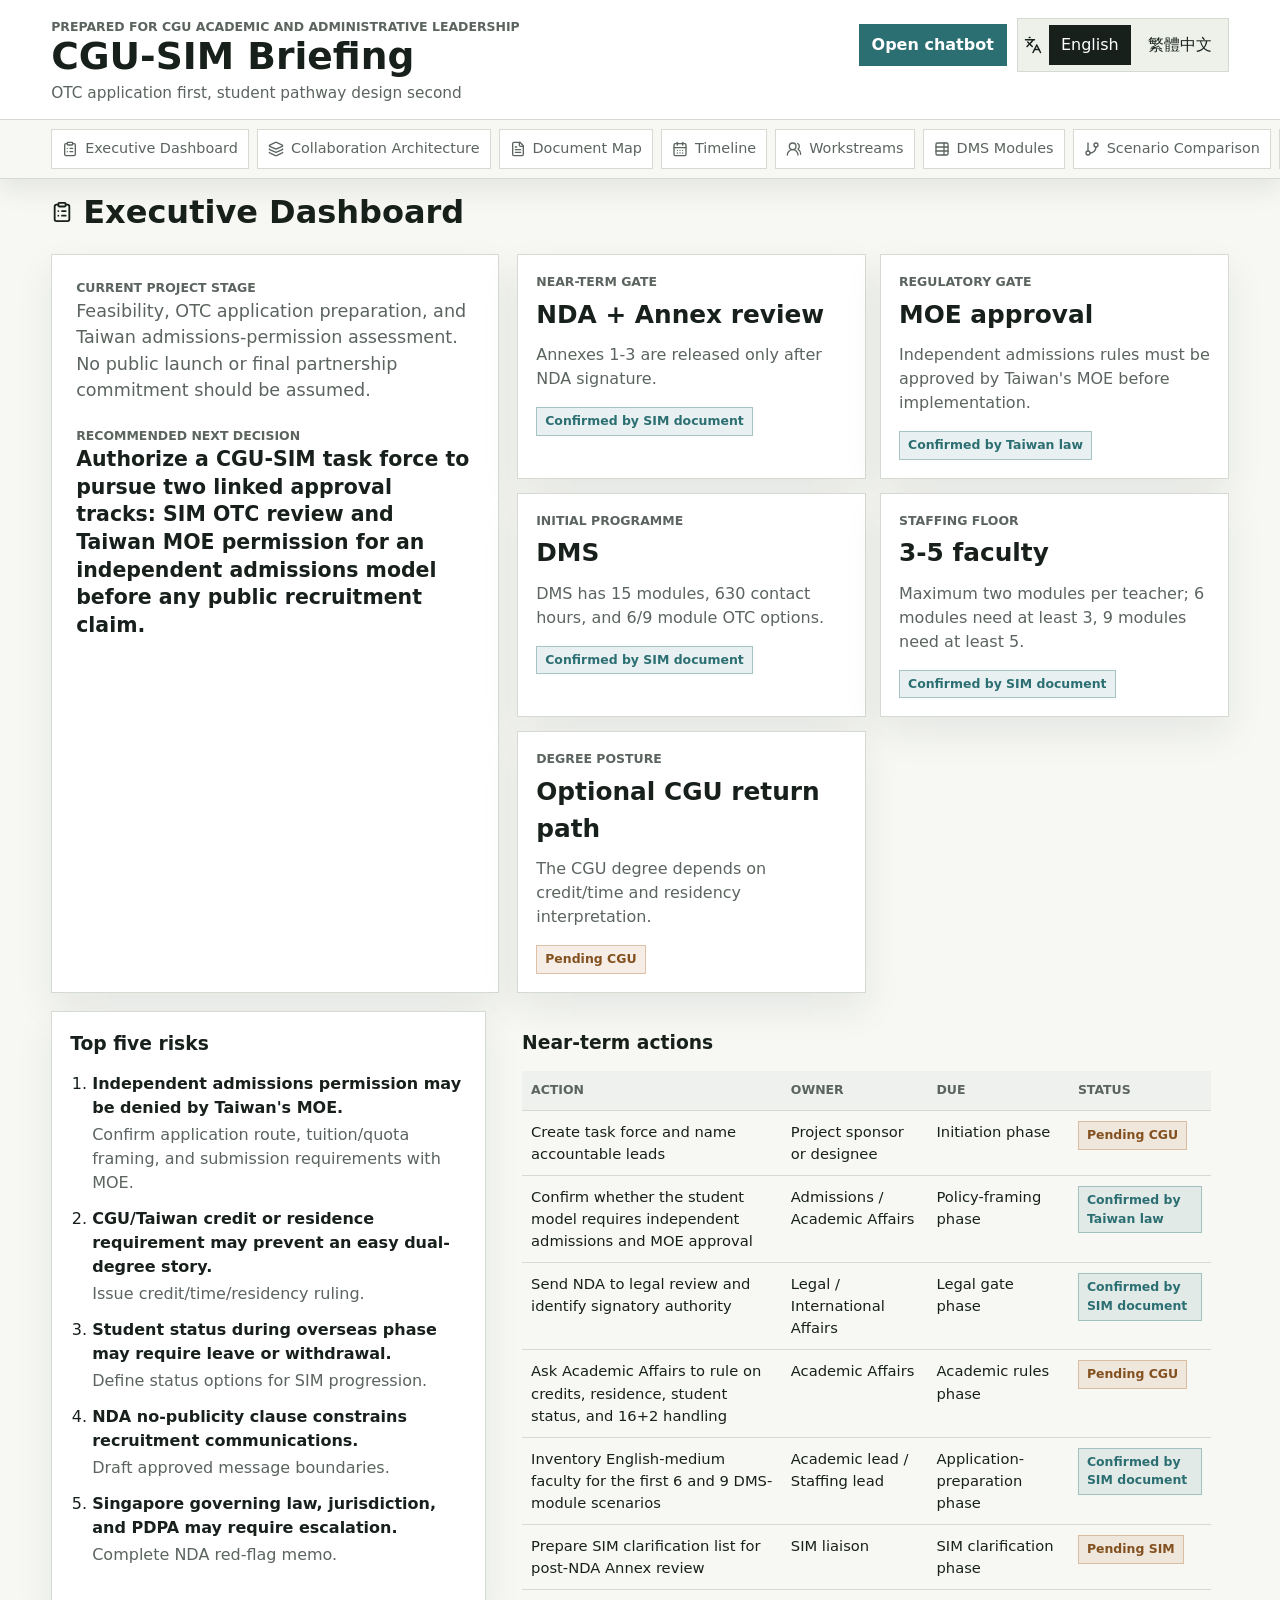
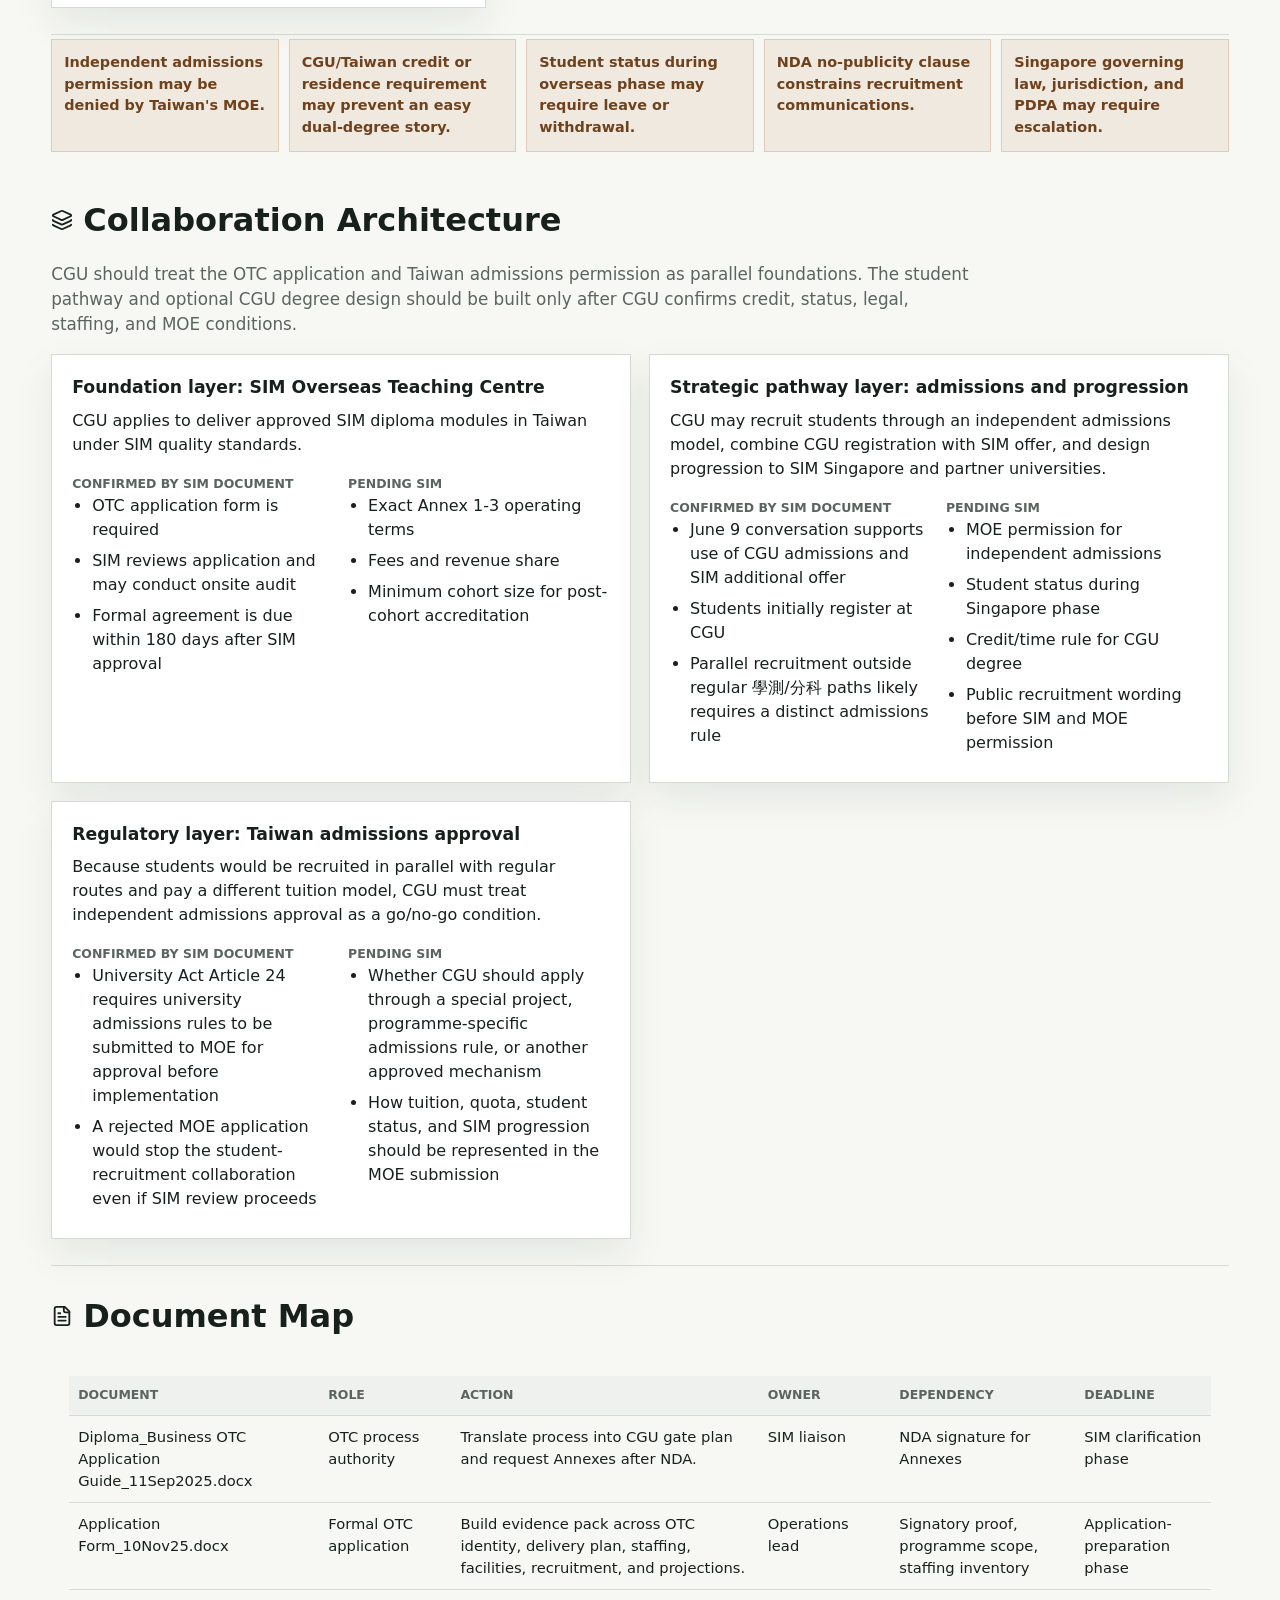
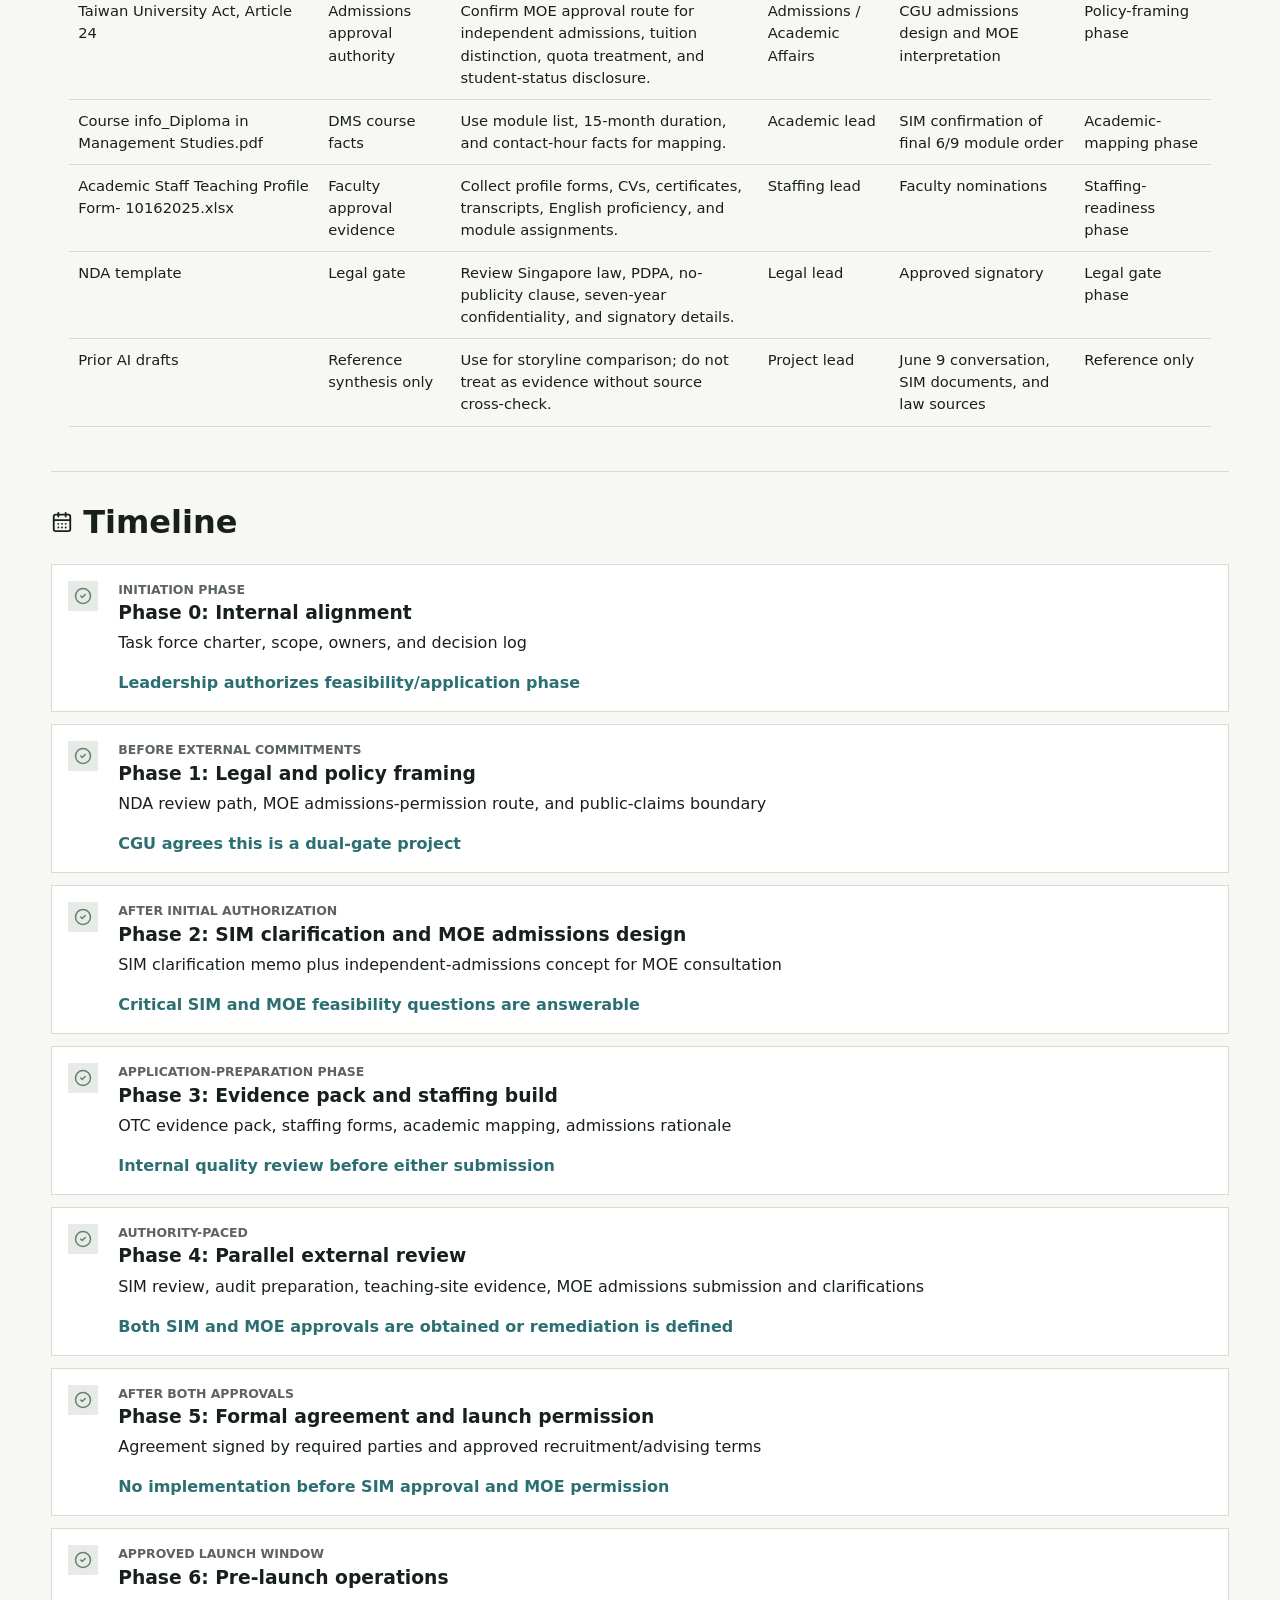
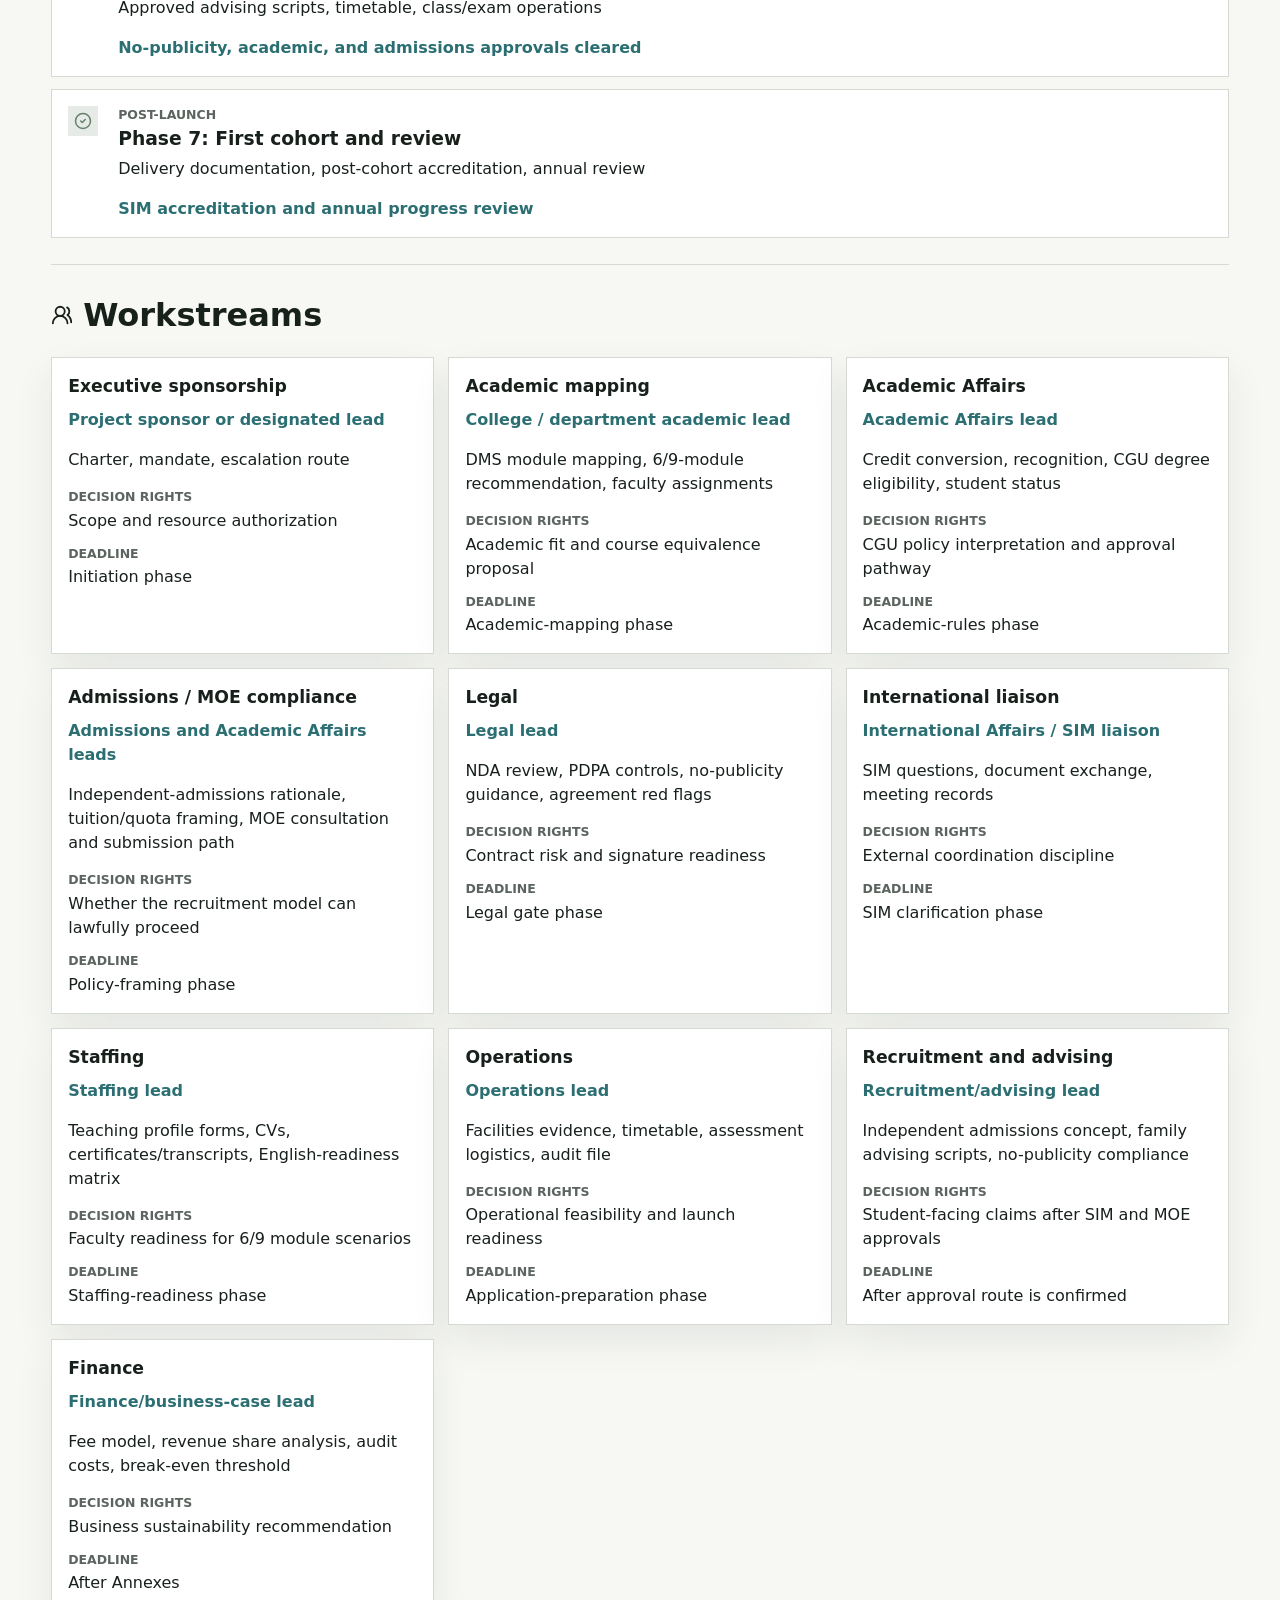
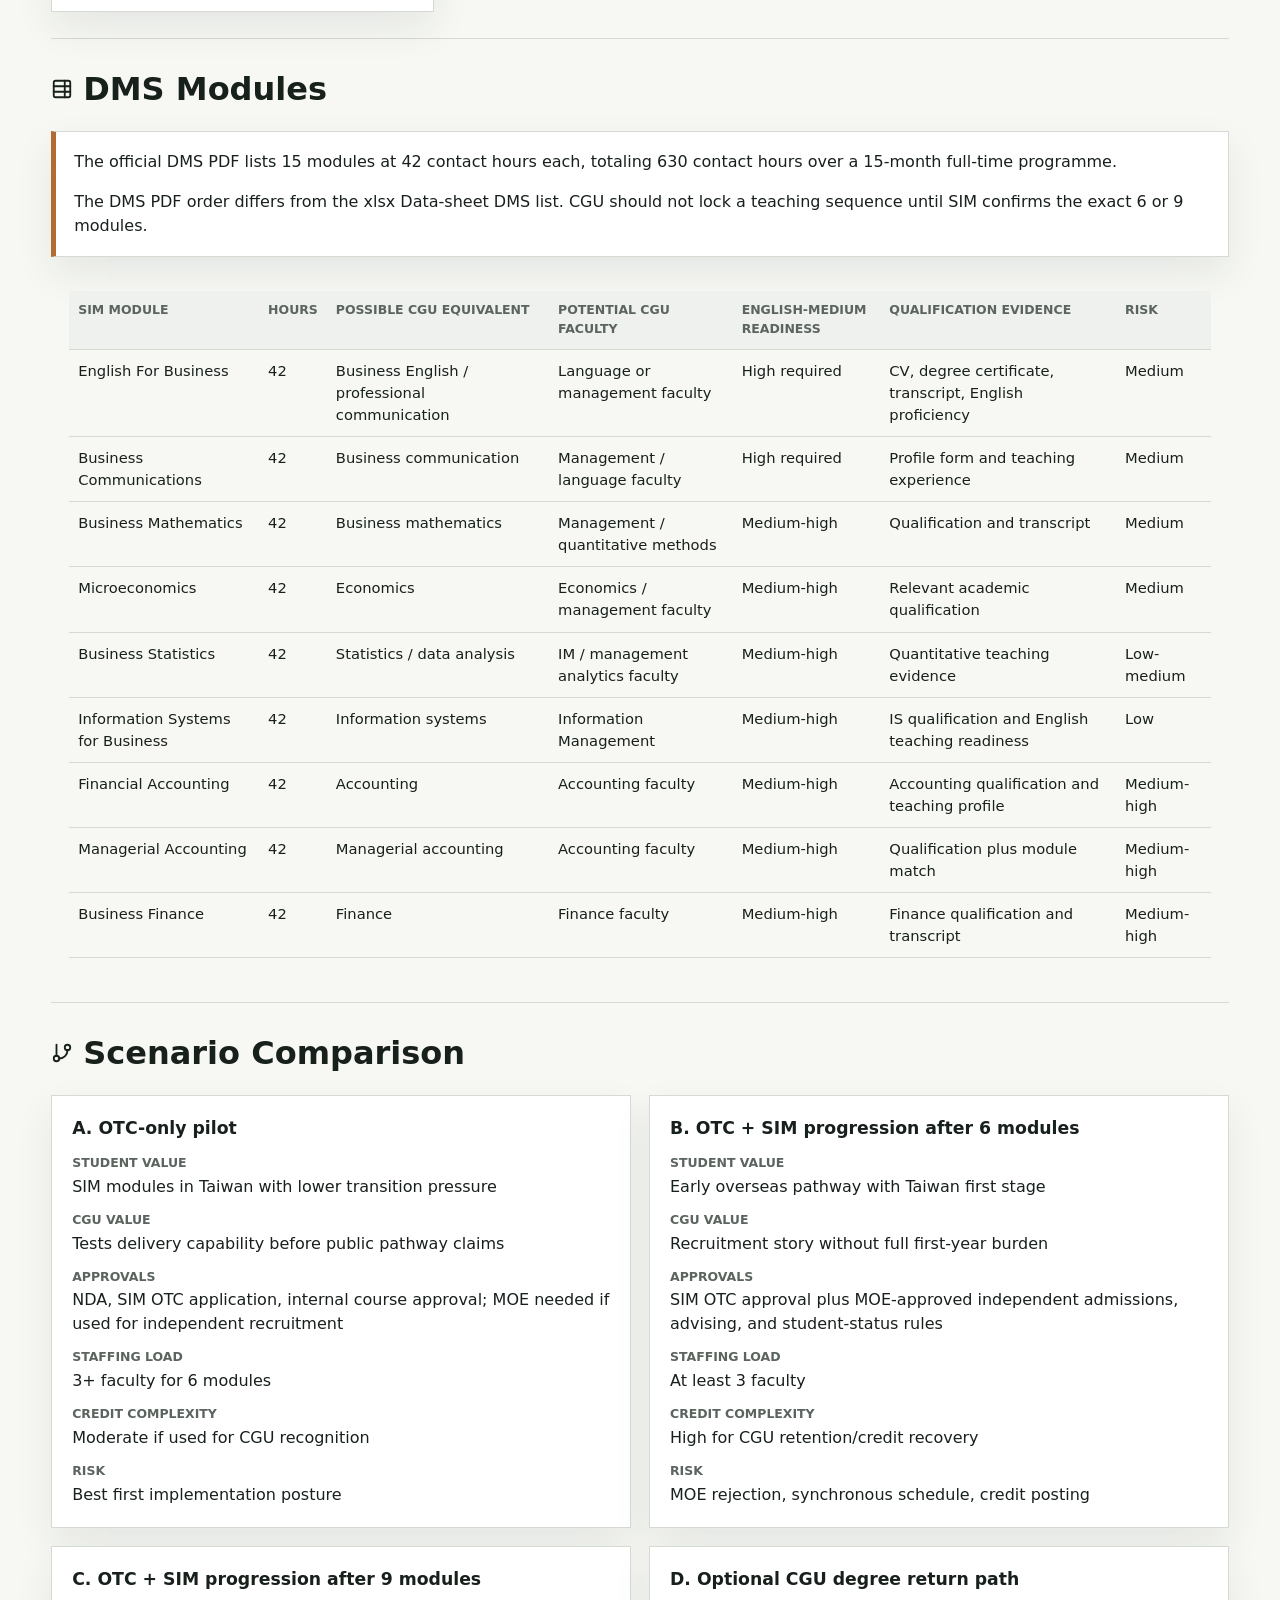
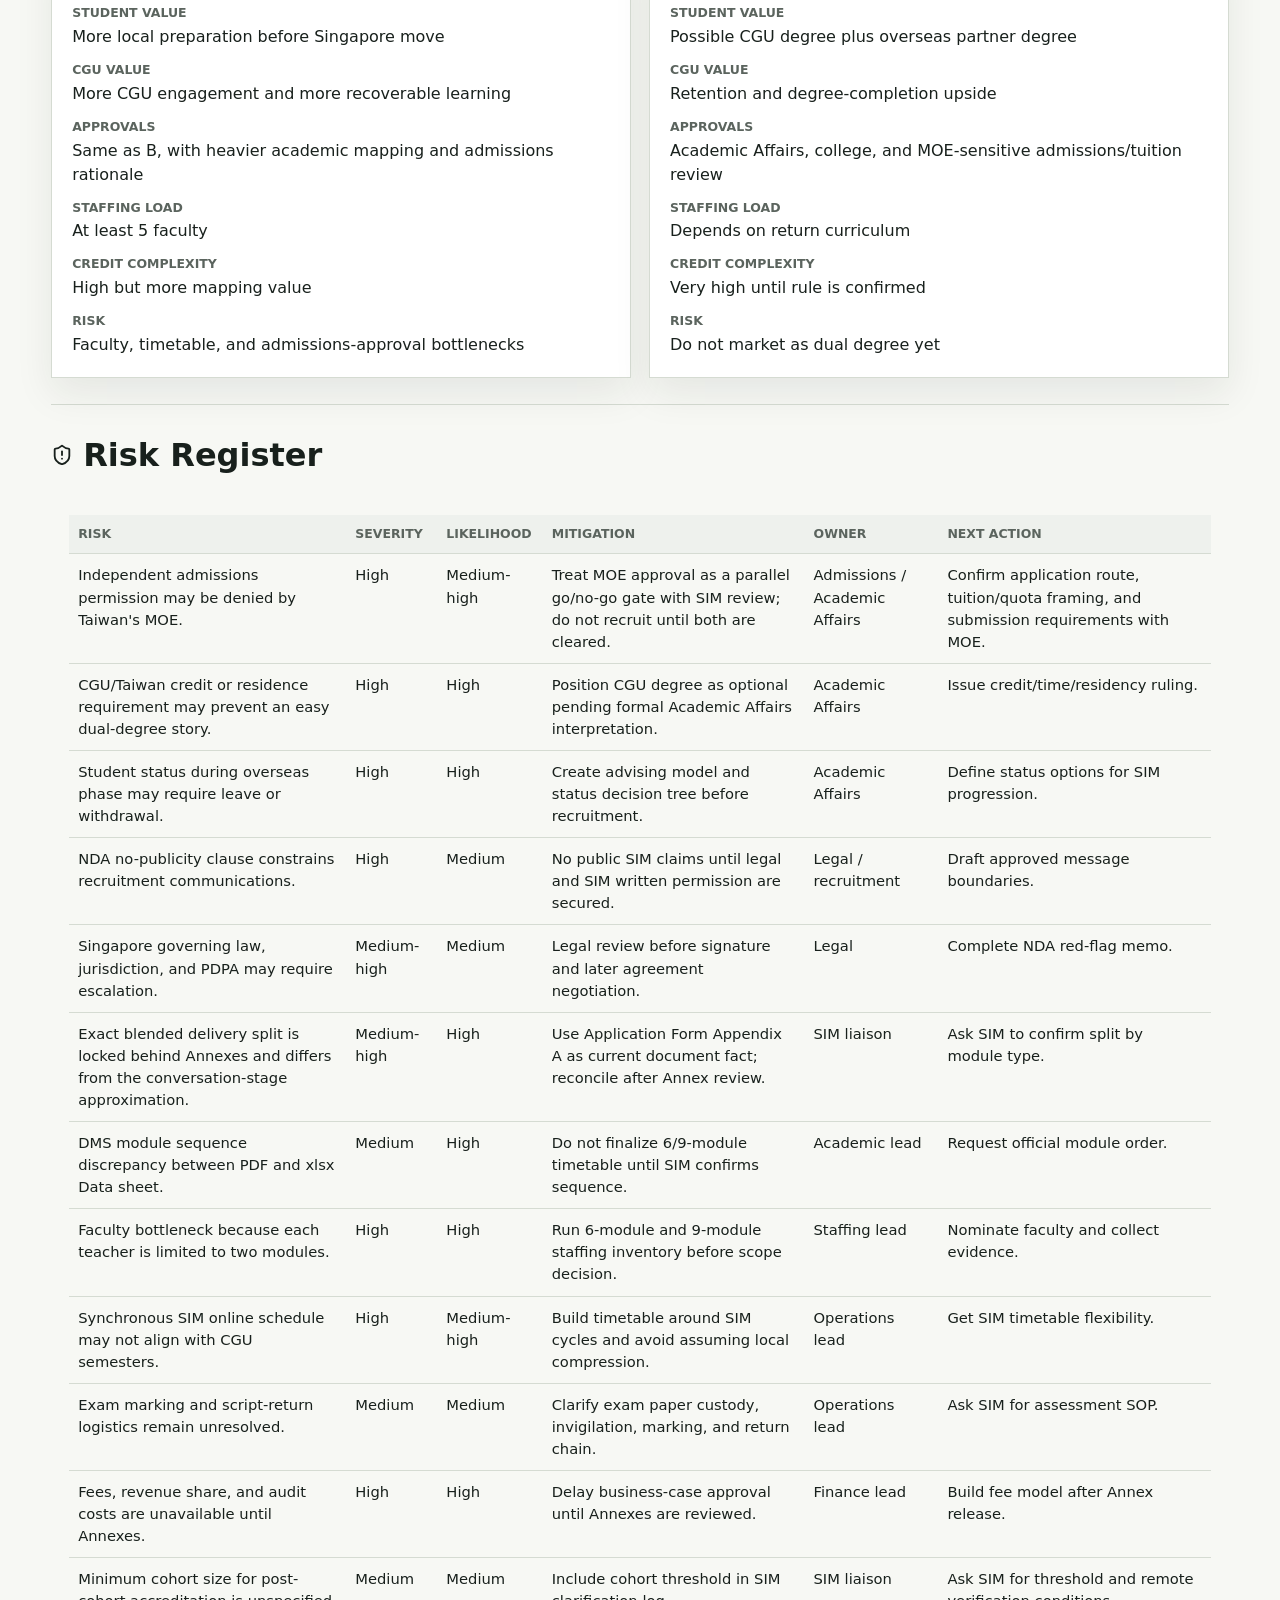
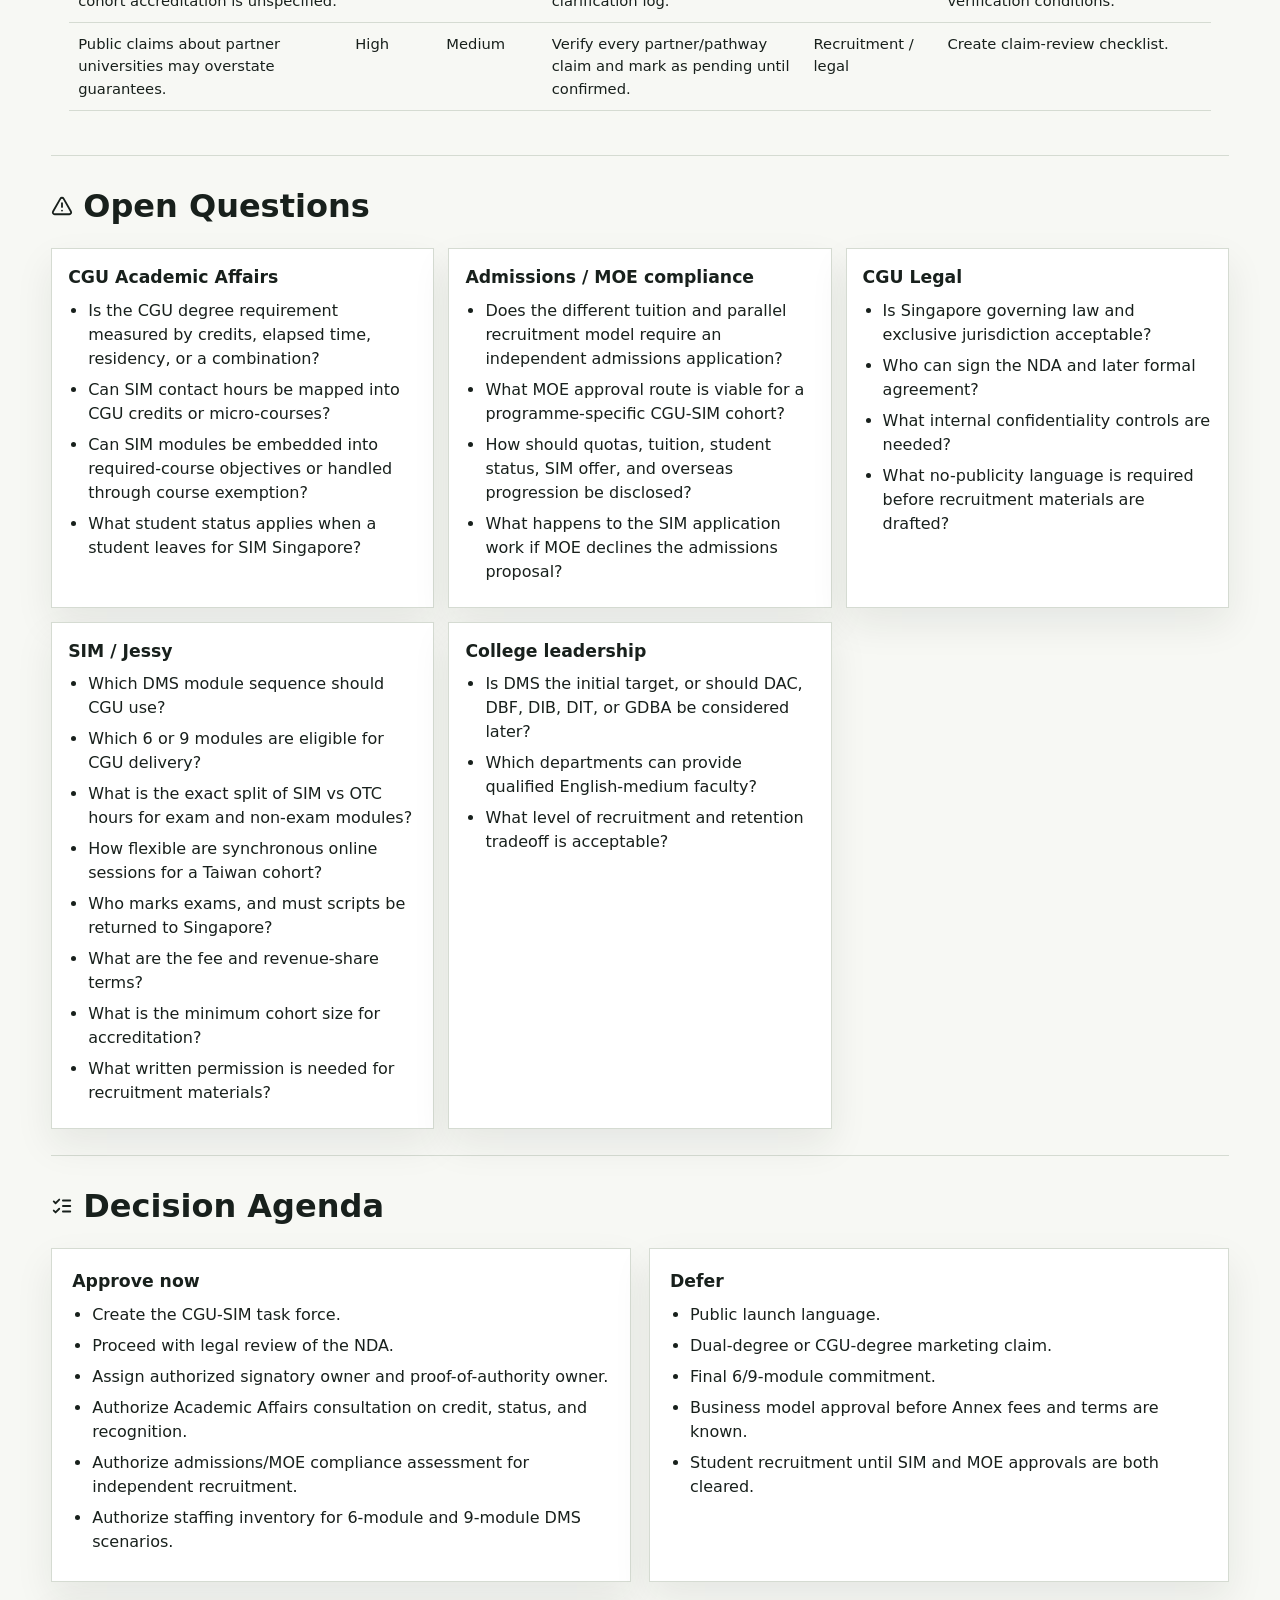
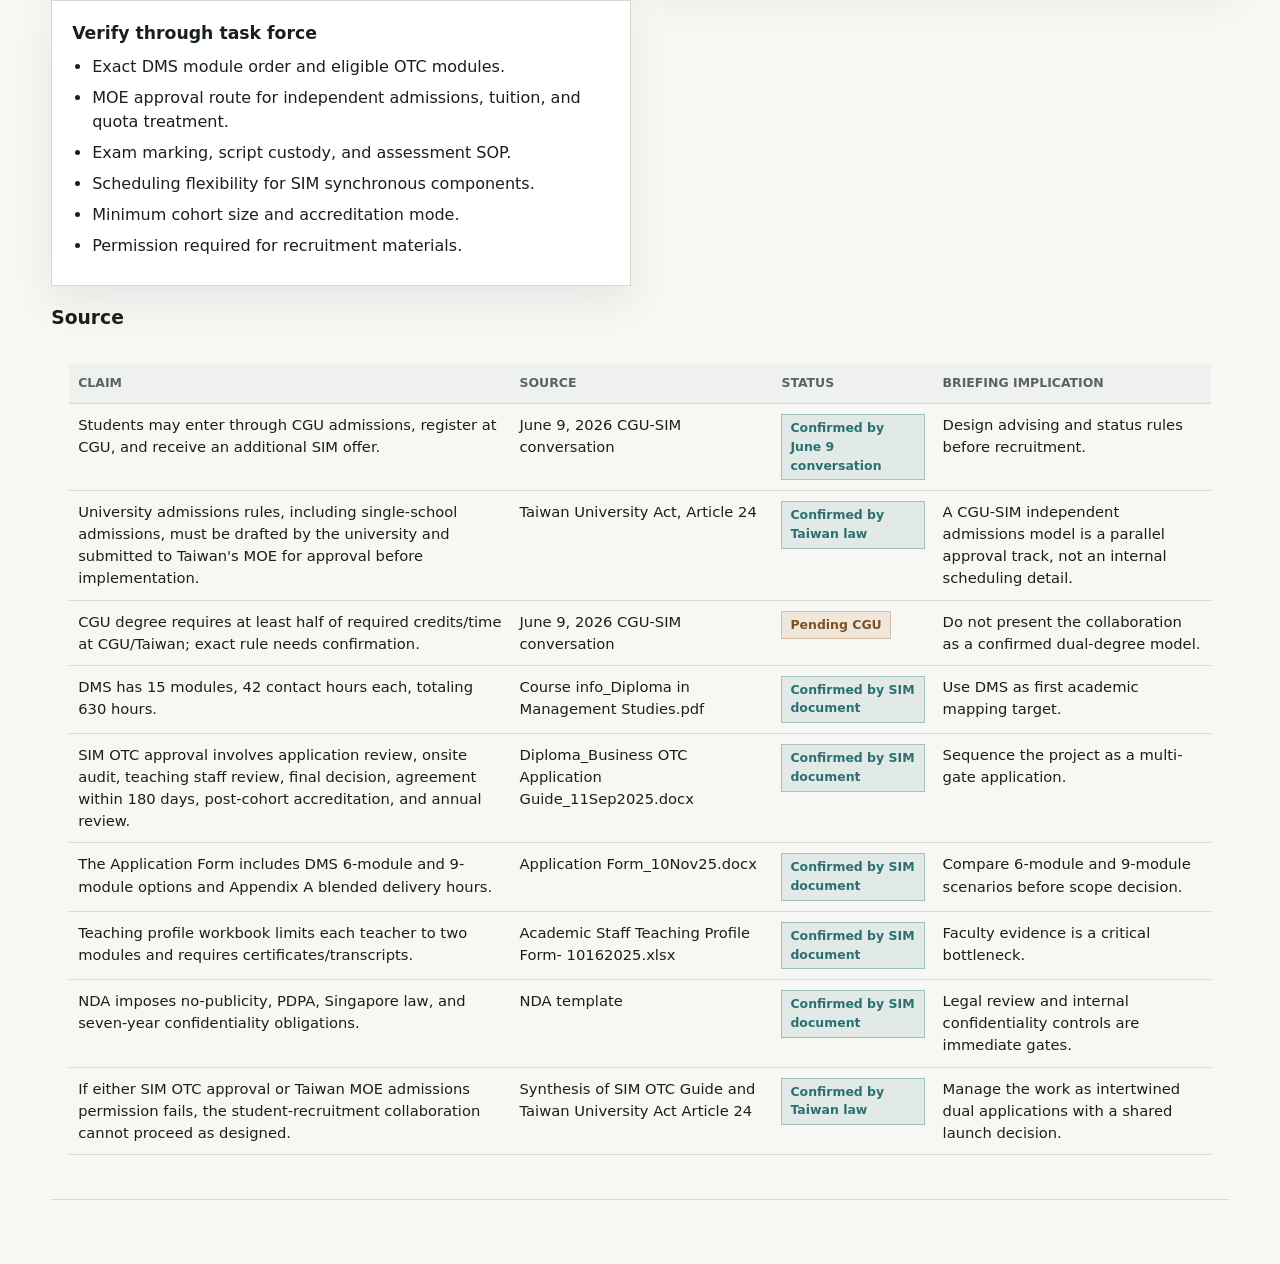
<file: CGU_SIM_Briefing_Package/React_HTML_Report/index.html>
<!doctype html>
<html lang="en">
  <head>
    <meta charset="UTF-8" />
    <meta name="viewport" content="width=device-width, initial-scale=1.0" />
    <title>CGU-SIM Briefing</title>
    <script type="module" crossorigin src="./assets/index-BiOnuszh.js"></script>
    <link rel="stylesheet" crossorigin href="./assets/index-DAcU8swH.css">
  </head>
  <body>
    <div id="root"></div>
  </body>
</html>
</file>
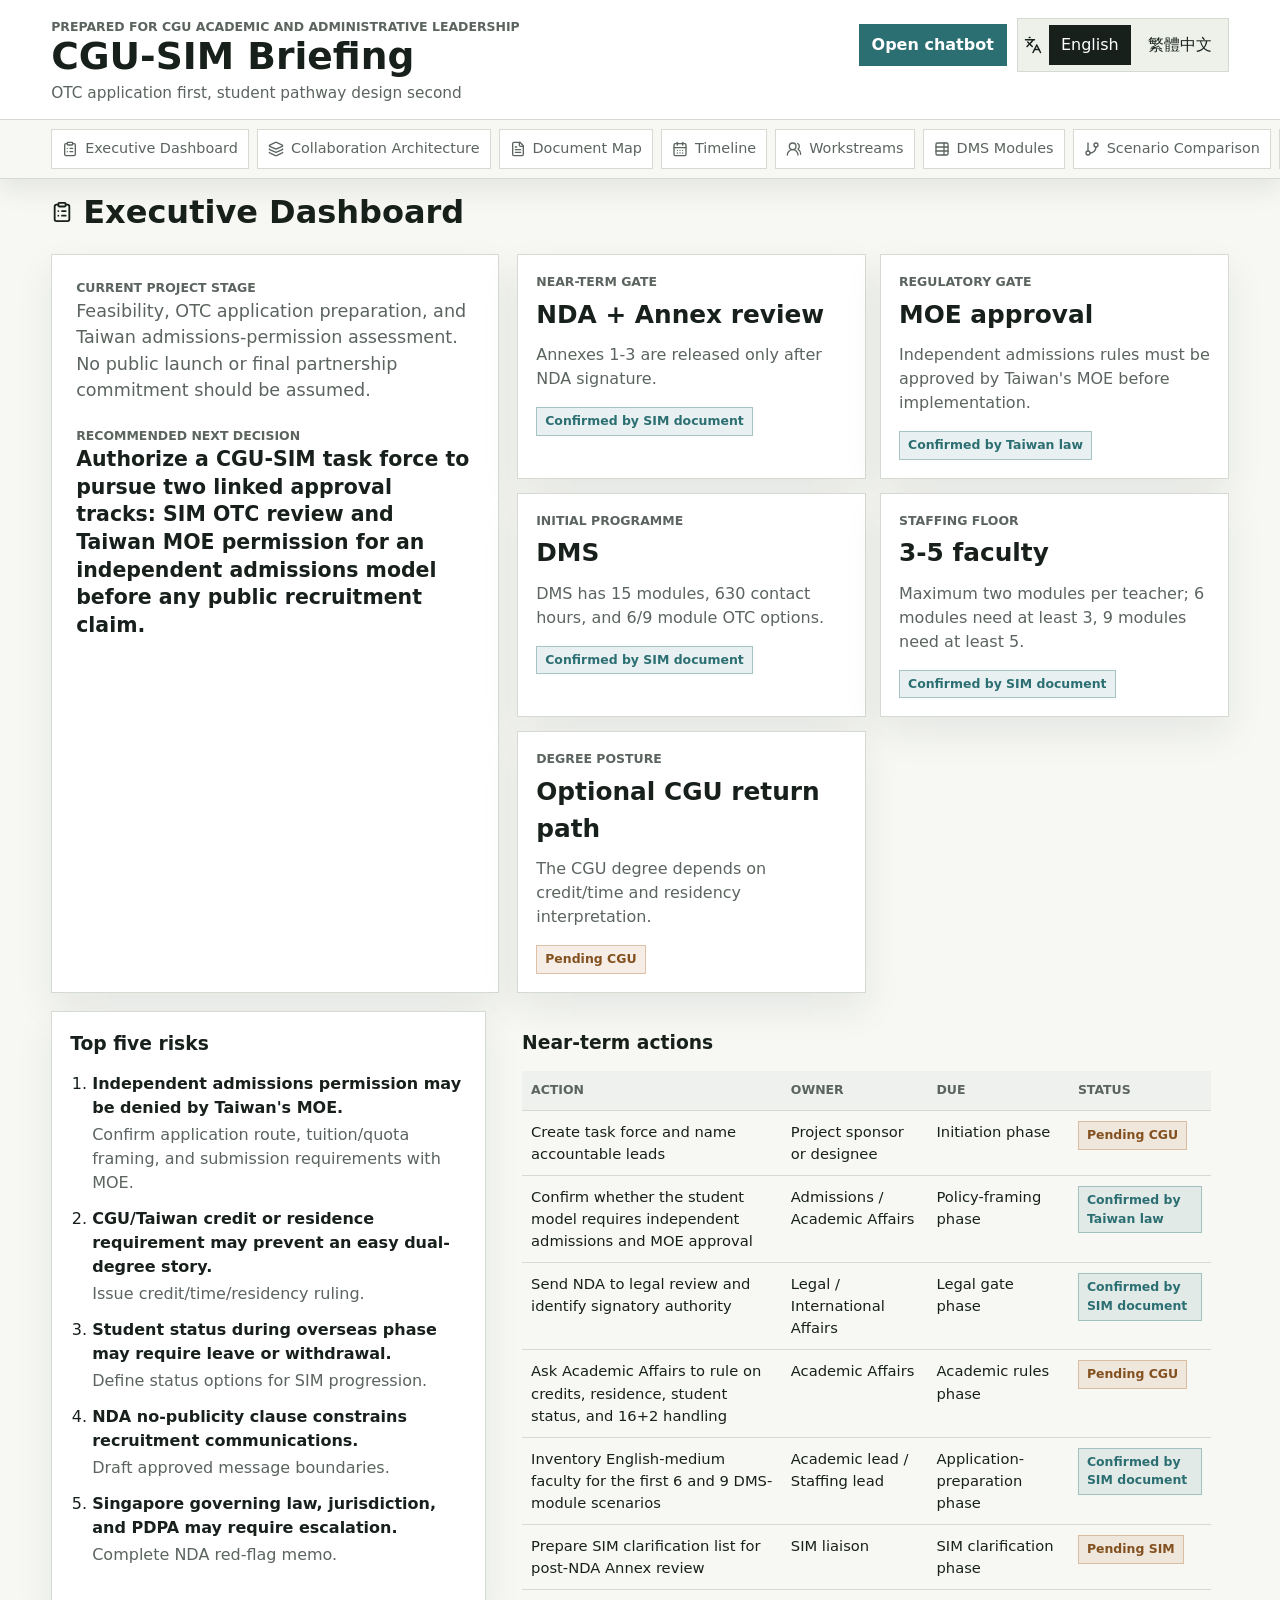
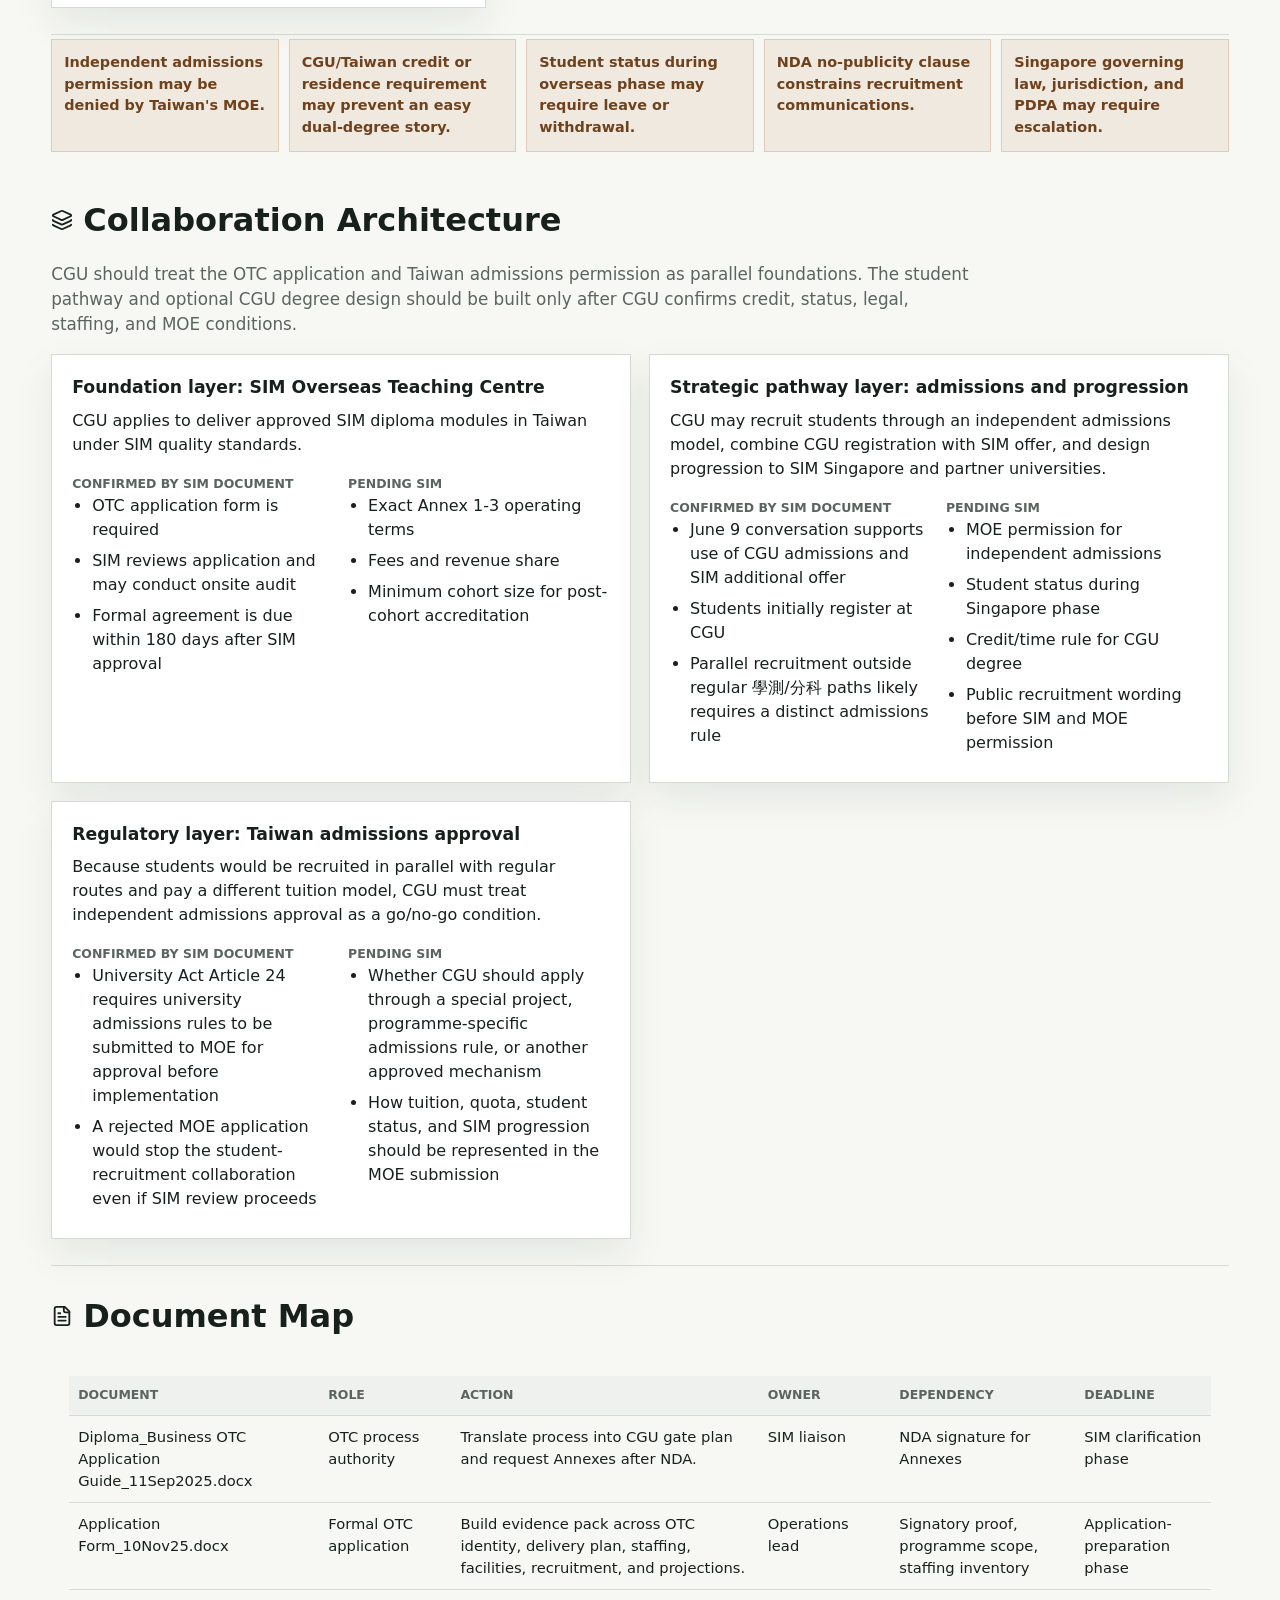
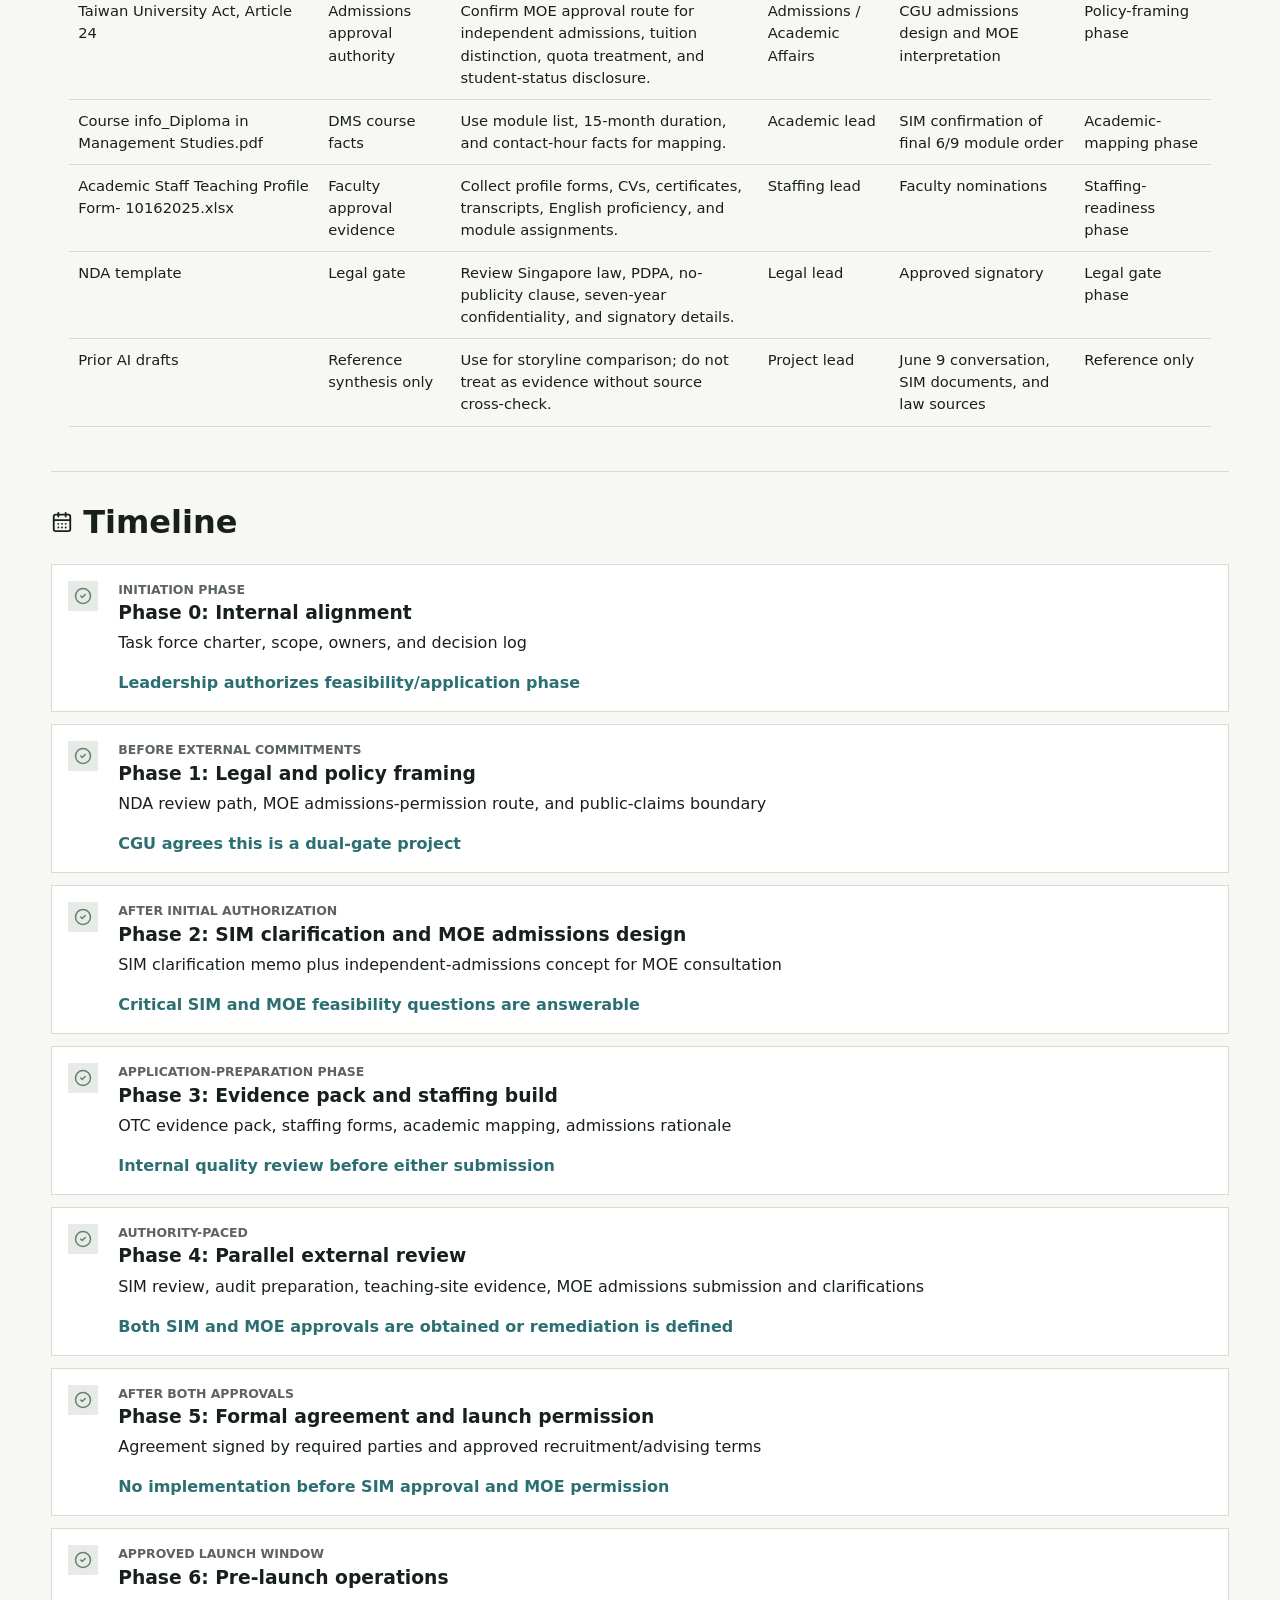
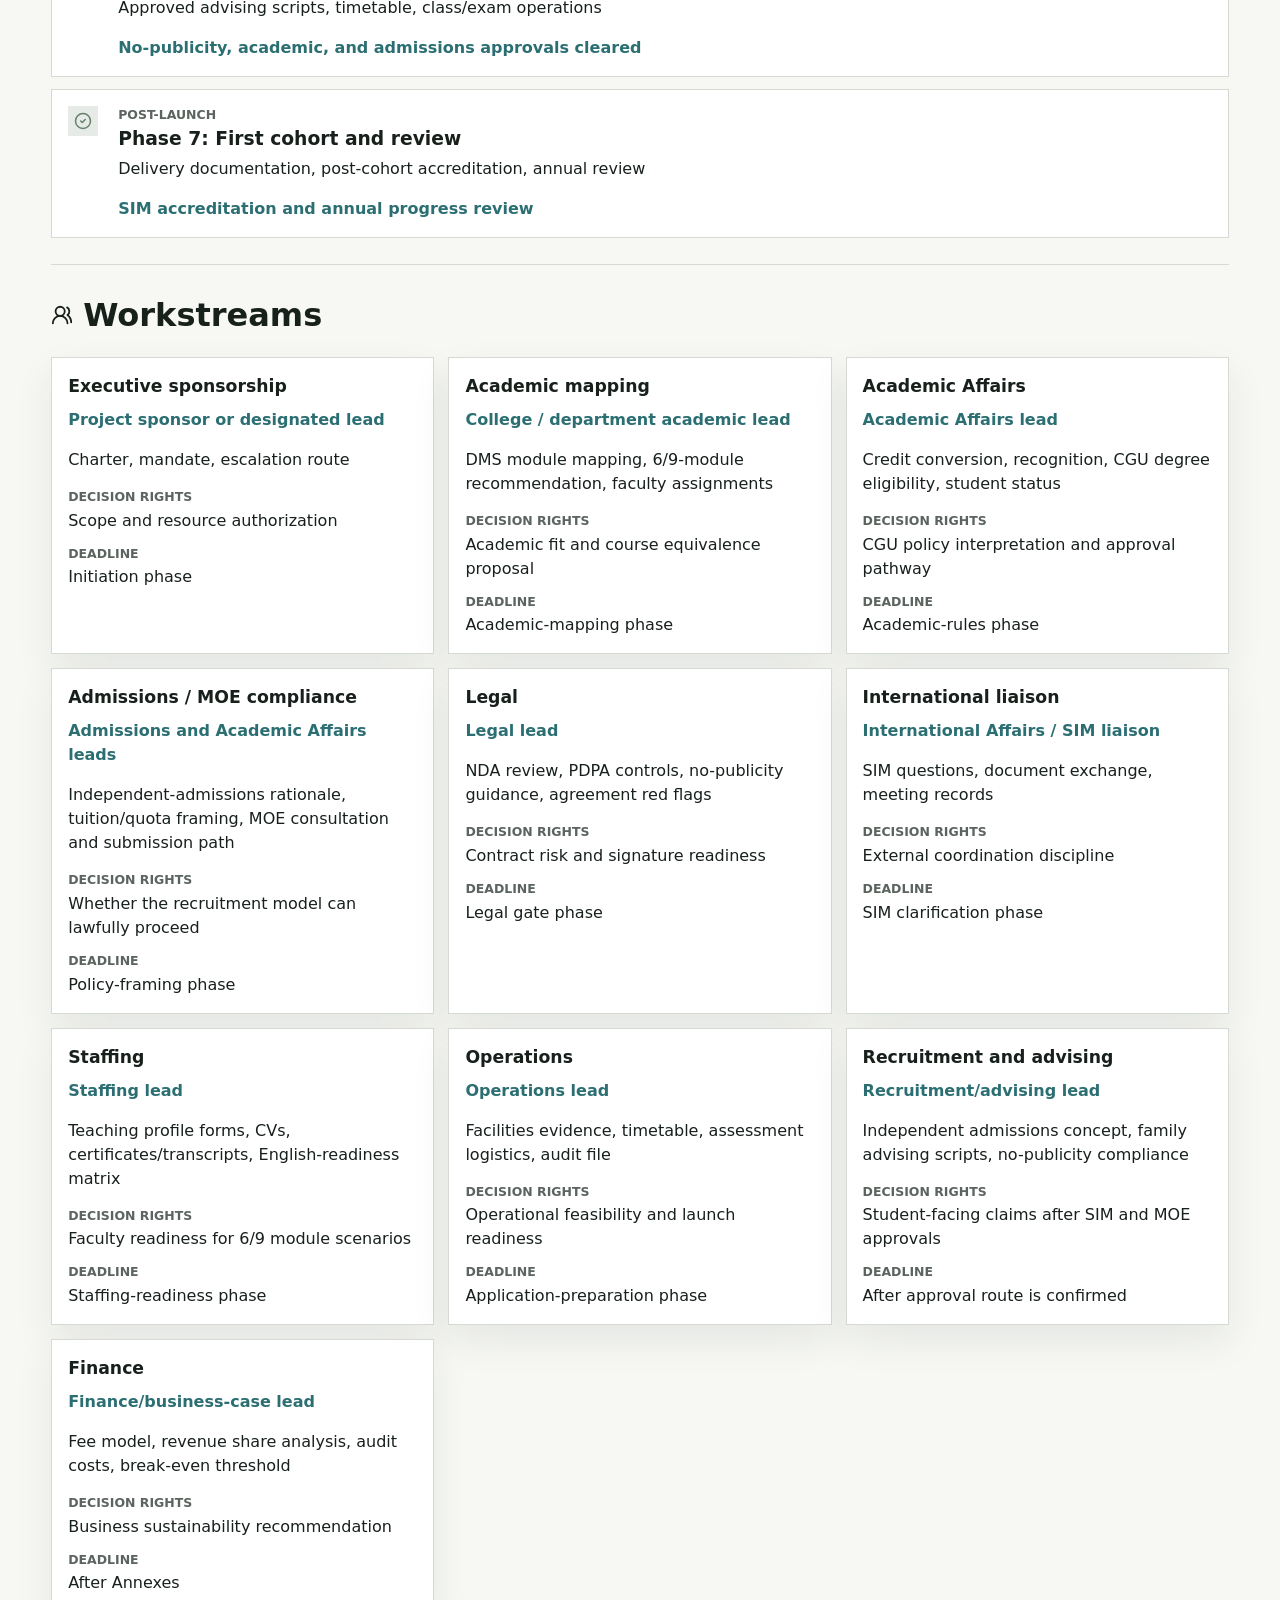
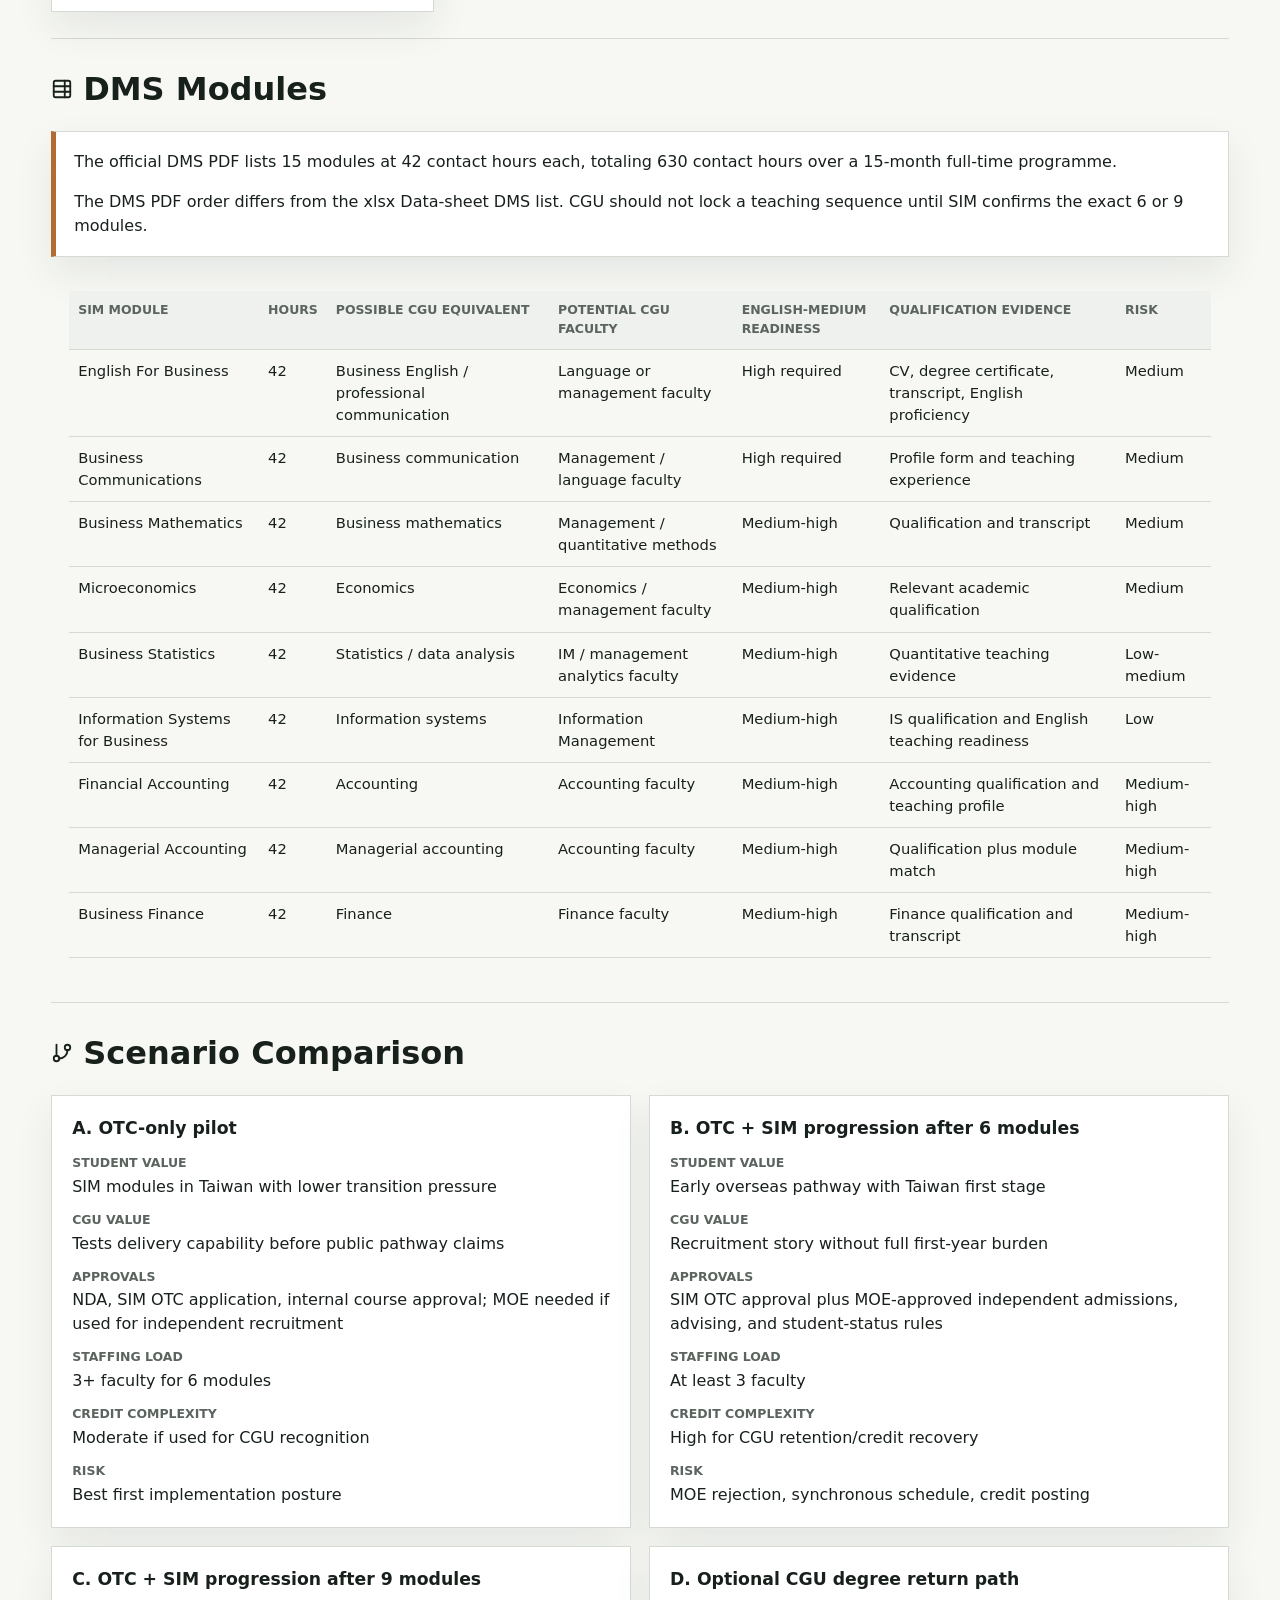
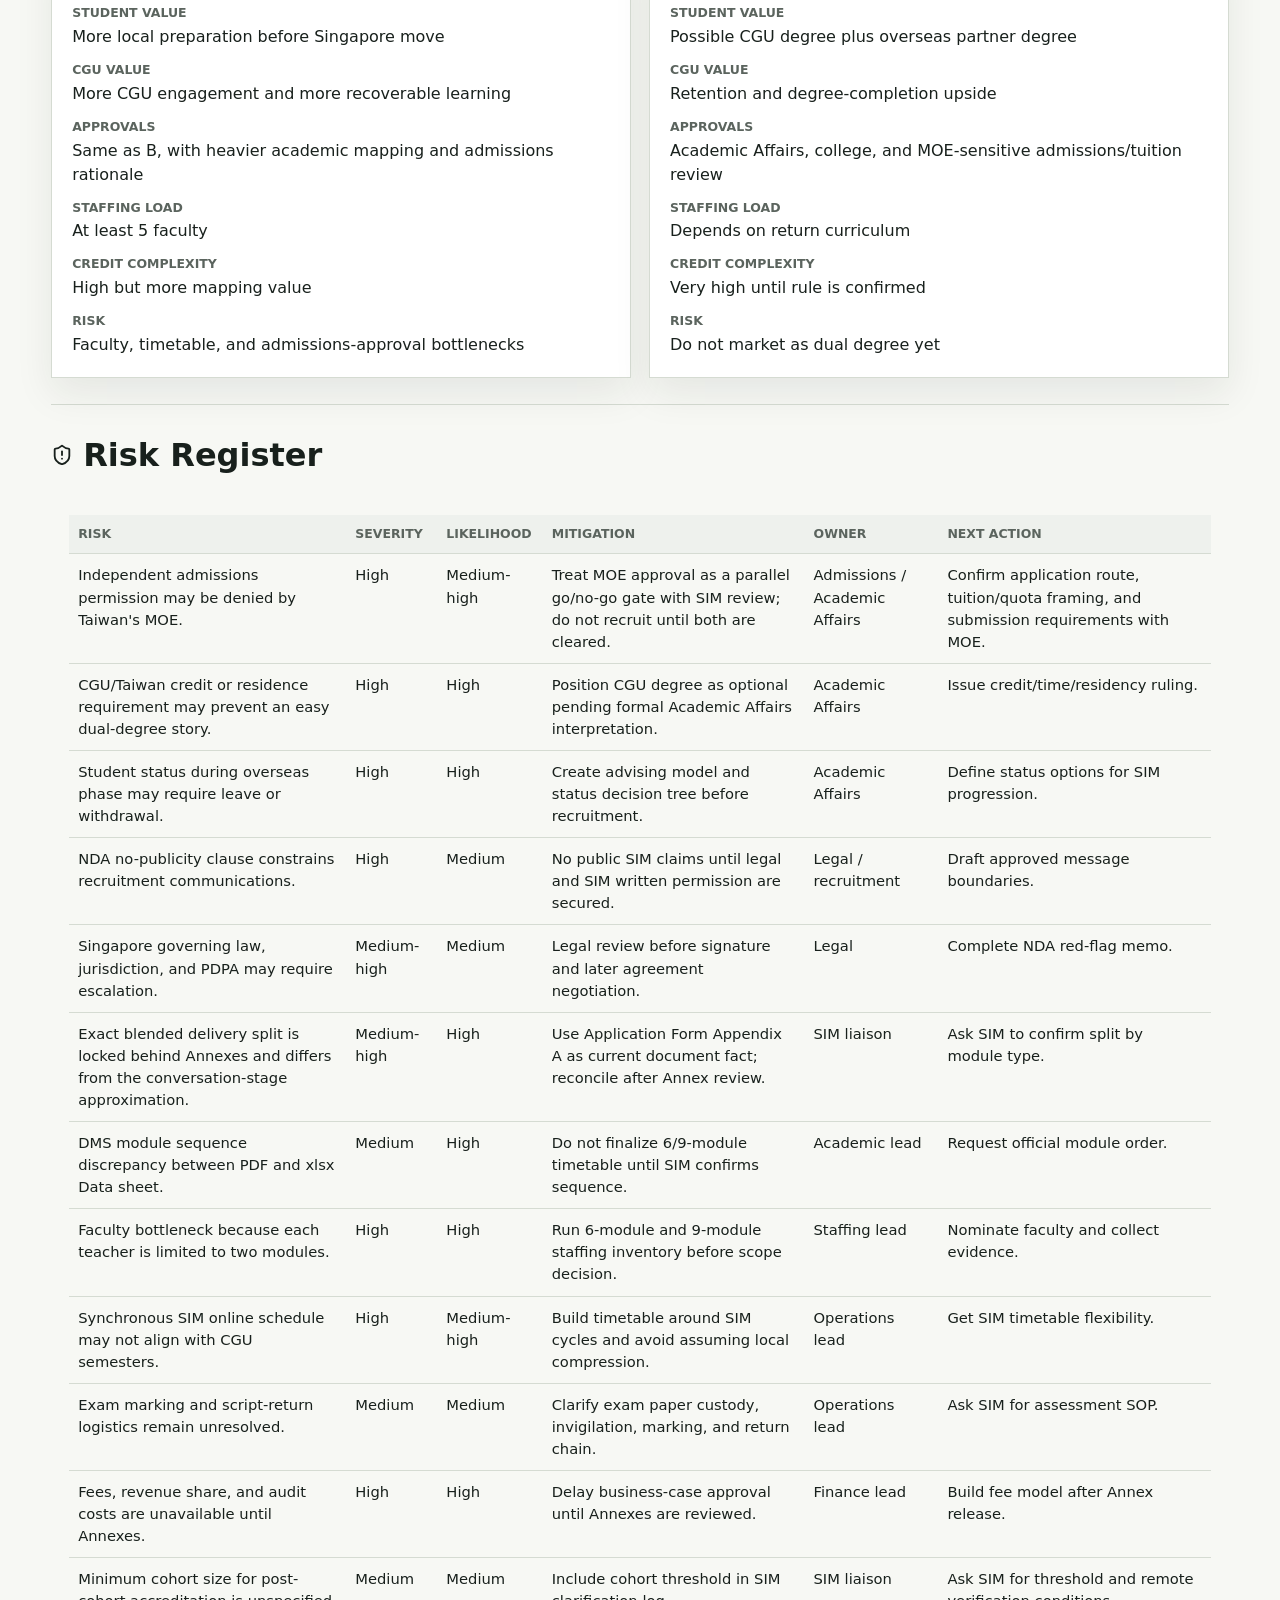
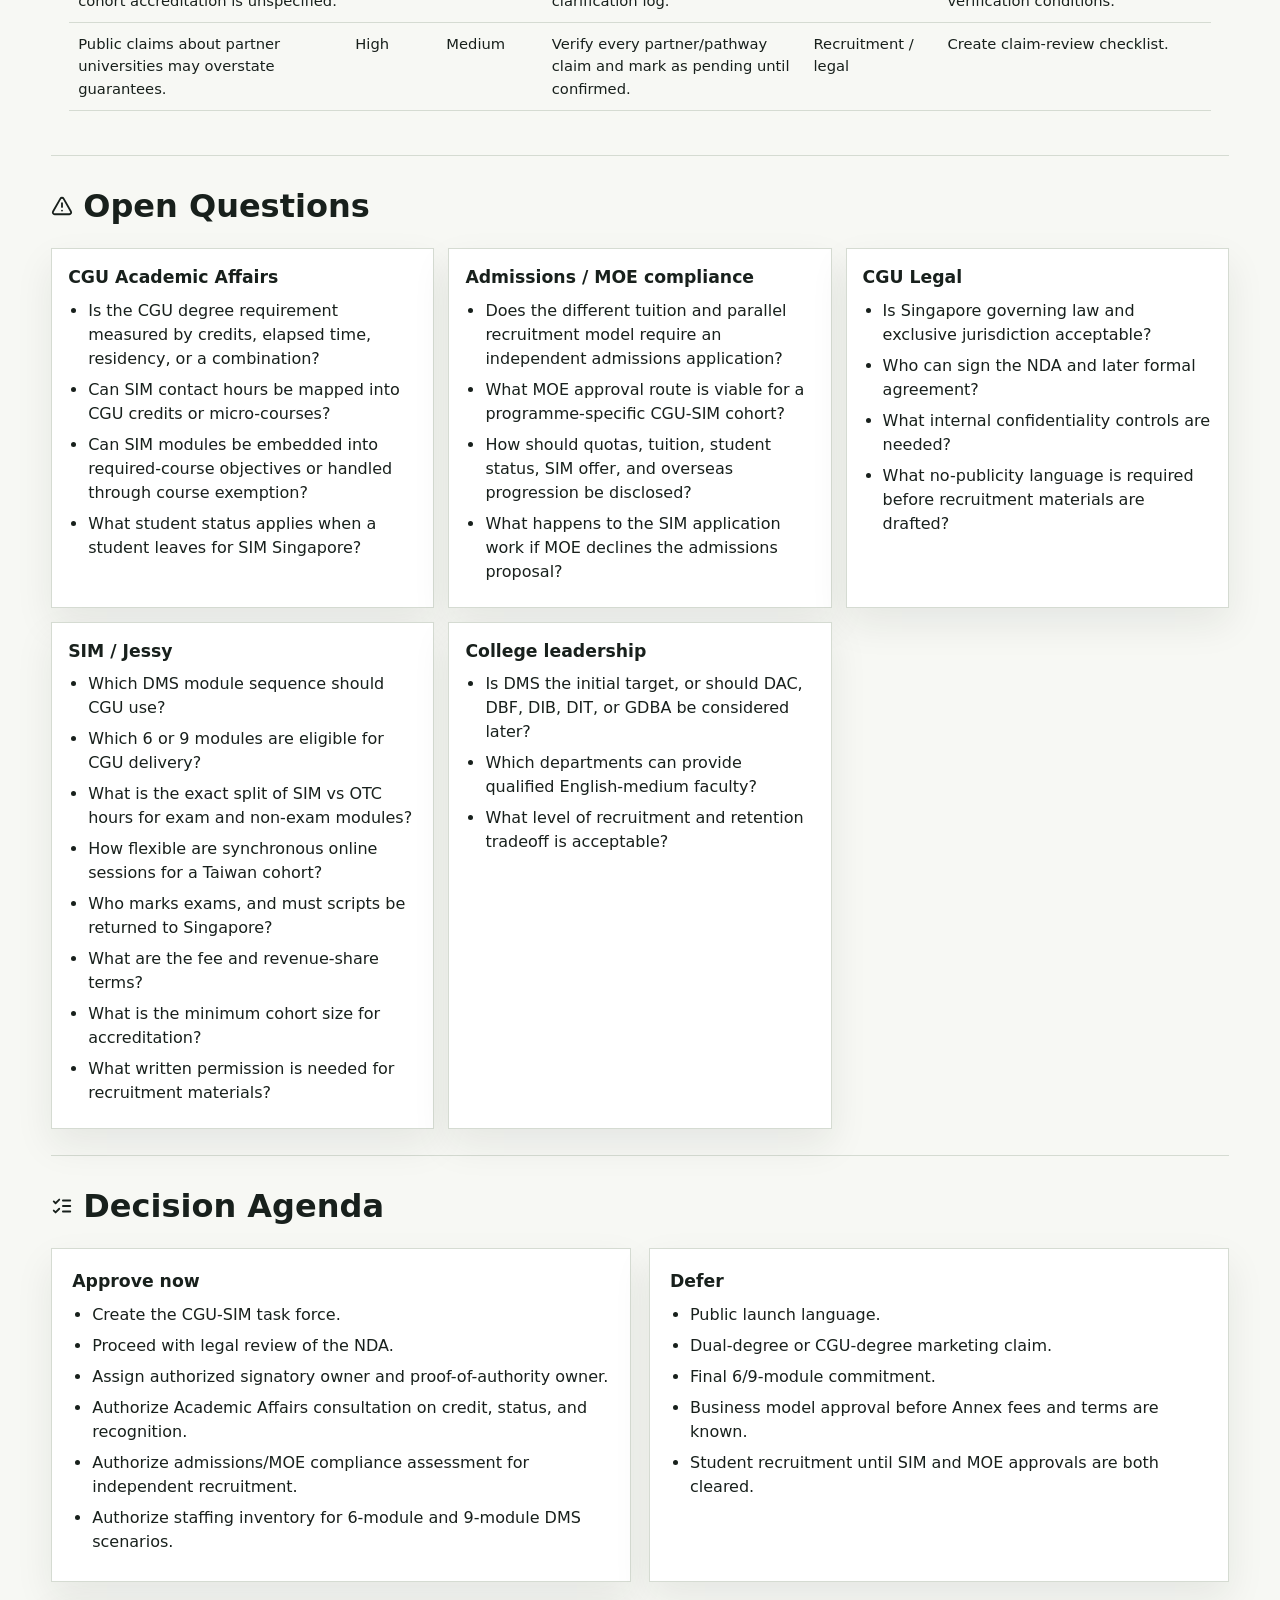
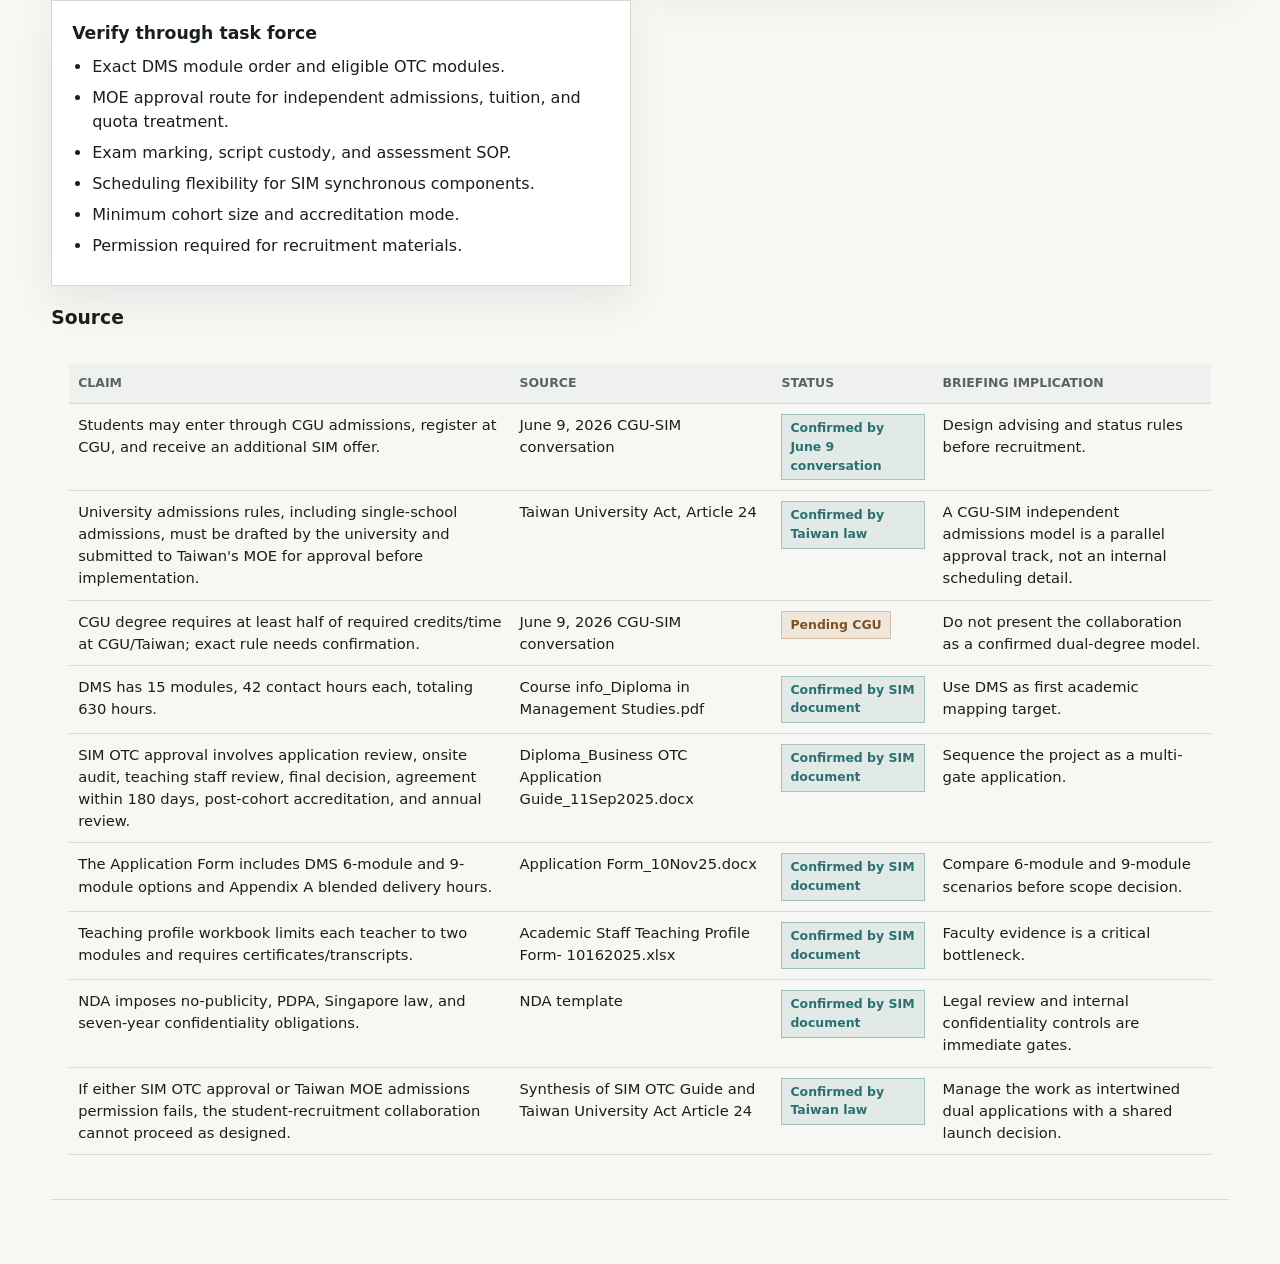
<file: CGU_SIM_Briefing_Package/CGU_SIM_Briefing_Report_OnePage.html>
<!doctype html>
<html lang="en">
  <head>
    <meta charset="UTF-8" />
    <meta name="viewport" content="width=device-width, initial-scale=1.0" />
    <title>CGU-SIM Briefing</title>
    <script type="module">
(function(){const n=document.createElement("link").relList;if(n&&n.supports&&n.supports("modulepreload"))return;for(const i of document.querySelectorAll('link[rel="modulepreload"]'))r(i);new MutationObserver(i=>{for(const l of i)if(l.type==="childList")for(const o of l.addedNodes)o.tagName==="LINK"&&o.rel==="modulepreload"&&r(o)}).observe(document,{childList:!0,subtree:!0});function t(i){const l={};return i.integrity&&(l.integrity=i.integrity),i.referrerPolicy&&(l.referrerPolicy=i.referrerPolicy),i.crossOrigin==="use-credentials"?l.credentials="include":i.crossOrigin==="anonymous"?l.credentials="omit":l.credentials="same-origin",l}function r(i){if(i.ep)return;i.ep=!0;const l=t(i);fetch(i.href,l)}})();function sc(e){return e&&e.__esModule&&Object.prototype.hasOwnProperty.call(e,"default")?e.default:e}var Gs={exports:{}},ti={},Qs={exports:{}},A={};/**
 * @license React
 * react.production.min.js
 *
 * Copyright (c) Facebook, Inc. and its affiliates.
 *
 * This source code is licensed under the MIT license found in the
 * LICENSE file in the root directory of this source tree.
 */var Xt=Symbol.for("react.element"),ac=Symbol.for("react.portal"),uc=Symbol.for("react.fragment"),cc=Symbol.for("react.strict_mode"),dc=Symbol.for("react.profiler"),fc=Symbol.for("react.provider"),pc=Symbol.for("react.context"),mc=Symbol.for("react.forward_ref"),hc=Symbol.for("react.suspense"),vc=Symbol.for("react.memo"),gc=Symbol.for("react.lazy"),zo=Symbol.iterator;function yc(e){return e===null||typeof e!="object"?null:(e=zo&&e[zo]||e["@@iterator"],typeof e=="function"?e:null)}var qs={isMounted:function(){return!1},enqueueForceUpdate:function(){},enqueueReplaceState:function(){},enqueueSetState:function(){}},Ks=Object.assign,Ys={};function st(e,n,t){this.props=e,this.context=n,this.refs=Ys,this.updater=t||qs}st.prototype.isReactComponent={};st.prototype.setState=function(e,n){if(typeof e!="object"&&typeof e!="function"&&e!=null)throw Error("setState(...): takes an object of state variables to update or a function which returns an object of state variables.");this.updater.enqueueSetState(this,e,n,"setState")};st.prototype.forceUpdate=function(e){this.updater.enqueueForceUpdate(this,e,"forceUpdate")};function Xs(){}Xs.prototype=st.prototype;function Vl(e,n,t){this.props=e,this.context=n,this.refs=Ys,this.updater=t||qs}var Bl=Vl.prototype=new Xs;Bl.constructor=Vl;Ks(Bl,st.prototype);Bl.isPureReactComponent=!0;var Ro=Array.isArray,Zs=Object.prototype.hasOwnProperty,$l={current:null},Js={key:!0,ref:!0,__self:!0,__source:!0};function bs(e,n,t){var r,i={},l=null,o=null;if(n!=null)for(r in n.ref!==void 0&&(o=n.ref),n.key!==void 0&&(l=""+n.key),n)Zs.call(n,r)&&!Js.hasOwnProperty(r)&&(i[r]=n[r]);var s=arguments.length-2;if(s===1)i.children=t;else if(1<s){for(var a=Array(s),d=0;d<s;d++)a[d]=arguments[d+2];i.children=a}if(e&&e.defaultProps)for(r in s=e.defaultProps,s)i[r]===void 0&&(i[r]=s[r]);return{$$typeof:Xt,type:e,key:l,ref:o,props:i,_owner:$l.current}}function wc(e,n){return{$$typeof:Xt,type:e.type,key:n,ref:e.ref,props:e.props,_owner:e._owner}}function Hl(e){return typeof e=="object"&&e!==null&&e.$$typeof===Xt}function Sc(e){var n={"=":"=0",":":"=2"};return"$"+e.replace(/[=:]/g,function(t){return n[t]})}var Fo=/\/+/g;function ki(e,n){return typeof e=="object"&&e!==null&&e.key!=null?Sc(""+e.key):n.toString(36)}function Sr(e,n,t,r,i){var l=typeof e;(l==="undefined"||l==="boolean")&&(e=null);var o=!1;if(e===null)o=!0;else switch(l){case"string":case"number":o=!0;break;case"object":switch(e.$$typeof){case Xt:case ac:o=!0}}if(o)return o=e,i=i(o),e=r===""?"."+ki(o,0):r,Ro(i)?(t="",e!=null&&(t=e.replace(Fo,"$&/")+"/"),Sr(i,n,t,"",function(d){return d})):i!=null&&(Hl(i)&&(i=wc(i,t+(!i.key||o&&o.key===i.key?"":(""+i.key).replace(Fo,"$&/")+"/")+e)),n.push(i)),1;if(o=0,r=r===""?".":r+":",Ro(e))for(var s=0;s<e.length;s++){l=e[s];var a=r+ki(l,s);o+=Sr(l,n,t,a,i)}else if(a=yc(e),typeof a=="function")for(e=a.call(e),s=0;!(l=e.next()).done;)l=l.value,a=r+ki(l,s++),o+=Sr(l,n,t,a,i);else if(l==="object")throw n=String(e),Error("Objects are not valid as a React child (found: "+(n==="[object Object]"?"object with keys {"+Object.keys(e).join(", ")+"}":n)+"). If you meant to render a collection of children, use an array instead.");return o}function rr(e,n,t){if(e==null)return e;var r=[],i=0;return Sr(e,r,"","",function(l){return n.call(t,l,i++)}),r}function kc(e){if(e._status===-1){var n=e._result;n=n(),n.then(function(t){(e._status===0||e._status===-1)&&(e._status=1,e._result=t)},function(t){(e._status===0||e._status===-1)&&(e._status=2,e._result=t)}),e._status===-1&&(e._status=0,e._result=n)}if(e._status===1)return e._result.default;throw e._result}var se={current:null},kr={transition:null},xc={ReactCurrentDispatcher:se,ReactCurrentBatchConfig:kr,ReactCurrentOwner:$l};function ea(){throw Error("act(...) is not supported in production builds of React.")}A.Children={map:rr,forEach:function(e,n,t){rr(e,function(){n.apply(this,arguments)},t)},count:function(e){var n=0;return rr(e,function(){n++}),n},toArray:function(e){return rr(e,function(n){return n})||[]},only:function(e){if(!Hl(e))throw Error("React.Children.only expected to receive a single React element child.");return e}};A.Component=st;A.Fragment=uc;A.Profiler=dc;A.PureComponent=Vl;A.StrictMode=cc;A.Suspense=hc;A.__SECRET_INTERNALS_DO_NOT_USE_OR_YOU_WILL_BE_FIRED=xc;A.act=ea;A.cloneElement=function(e,n,t){if(e==null)throw Error("React.cloneElement(...): The argument must be a React element, but you passed "+e+".");var r=Ks({},e.props),i=e.key,l=e.ref,o=e._owner;if(n!=null){if(n.ref!==void 0&&(l=n.ref,o=$l.current),n.key!==void 0&&(i=""+n.key),e.type&&e.type.defaultProps)var s=e.type.defaultProps;for(a in n)Zs.call(n,a)&&!Js.hasOwnProperty(a)&&(r[a]=n[a]===void 0&&s!==void 0?s[a]:n[a])}var a=arguments.length-2;if(a===1)r.children=t;else if(1<a){s=Array(a);for(var d=0;d<a;d++)s[d]=arguments[d+2];r.children=s}return{$$typeof:Xt,type:e.type,key:i,ref:l,props:r,_owner:o}};A.createContext=function(e){return e={$$typeof:pc,_currentValue:e,_currentValue2:e,_threadCount:0,Provider:null,Consumer:null,_defaultValue:null,_globalName:null},e.Provider={$$typeof:fc,_context:e},e.Consumer=e};A.createElement=bs;A.createFactory=function(e){var n=bs.bind(null,e);return n.type=e,n};A.createRef=function(){return{current:null}};A.forwardRef=function(e){return{$$typeof:mc,render:e}};A.isValidElement=Hl;A.lazy=function(e){return{$$typeof:gc,_payload:{_status:-1,_result:e},_init:kc}};A.memo=function(e,n){return{$$typeof:vc,type:e,compare:n===void 0?null:n}};A.startTransition=function(e){var n=kr.transition;kr.transition={};try{e()}finally{kr.transition=n}};A.unstable_act=ea;A.useCallback=function(e,n){return se.current.useCallback(e,n)};A.useContext=function(e){return se.current.useContext(e)};A.useDebugValue=function(){};A.useDeferredValue=function(e){return se.current.useDeferredValue(e)};A.useEffect=function(e,n){return se.current.useEffect(e,n)};A.useId=function(){return se.current.useId()};A.useImperativeHandle=function(e,n,t){return se.current.useImperativeHandle(e,n,t)};A.useInsertionEffect=function(e,n){return se.current.useInsertionEffect(e,n)};A.useLayoutEffect=function(e,n){return se.current.useLayoutEffect(e,n)};A.useMemo=function(e,n){return se.current.useMemo(e,n)};A.useReducer=function(e,n,t){return se.current.useReducer(e,n,t)};A.useRef=function(e){return se.current.useRef(e)};A.useState=function(e){return se.current.useState(e)};A.useSyncExternalStore=function(e,n,t){return se.current.useSyncExternalStore(e,n,t)};A.useTransition=function(){return se.current.useTransition()};A.version="18.3.1";Qs.exports=A;var Pe=Qs.exports;const Cc=sc(Pe);/**
 * @license React
 * react-jsx-runtime.production.min.js
 *
 * Copyright (c) Facebook, Inc. and its affiliates.
 *
 * This source code is licensed under the MIT license found in the
 * LICENSE file in the root directory of this source tree.
 */var Mc=Pe,Ec=Symbol.for("react.element"),jc=Symbol.for("react.fragment"),Nc=Object.prototype.hasOwnProperty,Ic=Mc.__SECRET_INTERNALS_DO_NOT_USE_OR_YOU_WILL_BE_FIRED.ReactCurrentOwner,Dc={key:!0,ref:!0,__self:!0,__source:!0};function na(e,n,t){var r,i={},l=null,o=null;t!==void 0&&(l=""+t),n.key!==void 0&&(l=""+n.key),n.ref!==void 0&&(o=n.ref);for(r in n)Nc.call(n,r)&&!Dc.hasOwnProperty(r)&&(i[r]=n[r]);if(e&&e.defaultProps)for(r in n=e.defaultProps,n)i[r]===void 0&&(i[r]=n[r]);return{$$typeof:Ec,type:e,key:l,ref:o,props:i,_owner:Ic.current}}ti.Fragment=jc;ti.jsx=na;ti.jsxs=na;Gs.exports=ti;var u=Gs.exports,ta={exports:{}},ye={},ra={exports:{}},ia={};/**
 * @license React
 * scheduler.production.min.js
 *
 * Copyright (c) Facebook, Inc. and its affiliates.
 *
 * This source code is licensed under the MIT license found in the
 * LICENSE file in the root directory of this source tree.
 */(function(e){function n(M,I){var D=M.length;M.push(I);e:for(;0<D;){var W=D-1>>>1,Y=M[W];if(0<i(Y,I))M[W]=I,M[D]=Y,D=W;else break e}}function t(M){return M.length===0?null:M[0]}function r(M){if(M.length===0)return null;var I=M[0],D=M.pop();if(D!==I){M[0]=D;e:for(var W=0,Y=M.length,nr=Y>>>1;W<nr;){var wn=2*(W+1)-1,Si=M[wn],Sn=wn+1,tr=M[Sn];if(0>i(Si,D))Sn<Y&&0>i(tr,Si)?(M[W]=tr,M[Sn]=D,W=Sn):(M[W]=Si,M[wn]=D,W=wn);else if(Sn<Y&&0>i(tr,D))M[W]=tr,M[Sn]=D,W=Sn;else break e}}return I}function i(M,I){var D=M.sortIndex-I.sortIndex;return D!==0?D:M.id-I.id}if(typeof performance=="object"&&typeof performance.now=="function"){var l=performance;e.unstable_now=function(){return l.now()}}else{var o=Date,s=o.now();e.unstable_now=function(){return o.now()-s}}var a=[],d=[],v=1,h=null,m=3,w=!1,S=!1,k=!1,R=typeof setTimeout=="function"?setTimeout:null,f=typeof clearTimeout=="function"?clearTimeout:null,c=typeof setImmediate<"u"?setImmediate:null;typeof navigator<"u"&&navigator.scheduling!==void 0&&navigator.scheduling.isInputPending!==void 0&&navigator.scheduling.isInputPending.bind(navigator.scheduling);function p(M){for(var I=t(d);I!==null;){if(I.callback===null)r(d);else if(I.startTime<=M)r(d),I.sortIndex=I.expirationTime,n(a,I);else break;I=t(d)}}function g(M){if(k=!1,p(M),!S)if(t(a)!==null)S=!0,yi(C);else{var I=t(d);I!==null&&wi(g,I.startTime-M)}}function C(M,I){S=!1,k&&(k=!1,f(N),N=-1),w=!0;var D=m;try{for(p(I),h=t(a);h!==null&&(!(h.expirationTime>I)||M&&!Ne());){var W=h.callback;if(typeof W=="function"){h.callback=null,m=h.priorityLevel;var Y=W(h.expirationTime<=I);I=e.unstable_now(),typeof Y=="function"?h.callback=Y:h===t(a)&&r(a),p(I)}else r(a);h=t(a)}if(h!==null)var nr=!0;else{var wn=t(d);wn!==null&&wi(g,wn.startTime-I),nr=!1}return nr}finally{h=null,m=D,w=!1}}var E=!1,j=null,N=-1,H=5,_=-1;function Ne(){return!(e.unstable_now()-_<H)}function ct(){if(j!==null){var M=e.unstable_now();_=M;var I=!0;try{I=j(!0,M)}finally{I?dt():(E=!1,j=null)}}else E=!1}var dt;if(typeof c=="function")dt=function(){c(ct)};else if(typeof MessageChannel<"u"){var Lo=new MessageChannel,oc=Lo.port2;Lo.port1.onmessage=ct,dt=function(){oc.postMessage(null)}}else dt=function(){R(ct,0)};function yi(M){j=M,E||(E=!0,dt())}function wi(M,I){N=R(function(){M(e.unstable_now())},I)}e.unstable_IdlePriority=5,e.unstable_ImmediatePriority=1,e.unstable_LowPriority=4,e.unstable_NormalPriority=3,e.unstable_Profiling=null,e.unstable_UserBlockingPriority=2,e.unstable_cancelCallback=function(M){M.callback=null},e.unstable_continueExecution=function(){S||w||(S=!0,yi(C))},e.unstable_forceFrameRate=function(M){0>M||125<M?console.error("forceFrameRate takes a positive int between 0 and 125, forcing frame rates higher than 125 fps is not supported"):H=0<M?Math.floor(1e3/M):5},e.unstable_getCurrentPriorityLevel=function(){return m},e.unstable_getFirstCallbackNode=function(){return t(a)},e.unstable_next=function(M){switch(m){case 1:case 2:case 3:var I=3;break;default:I=m}var D=m;m=I;try{return M()}finally{m=D}},e.unstable_pauseExecution=function(){},e.unstable_requestPaint=function(){},e.unstable_runWithPriority=function(M,I){switch(M){case 1:case 2:case 3:case 4:case 5:break;default:M=3}var D=m;m=M;try{return I()}finally{m=D}},e.unstable_scheduleCallback=function(M,I,D){var W=e.unstable_now();switch(typeof D=="object"&&D!==null?(D=D.delay,D=typeof D=="number"&&0<D?W+D:W):D=W,M){case 1:var Y=-1;break;case 2:Y=250;break;case 5:Y=1073741823;break;case 4:Y=1e4;break;default:Y=5e3}return Y=D+Y,M={id:v++,callback:I,priorityLevel:M,startTime:D,expirationTime:Y,sortIndex:-1},D>W?(M.sortIndex=D,n(d,M),t(a)===null&&M===t(d)&&(k?(f(N),N=-1):k=!0,wi(g,D-W))):(M.sortIndex=Y,n(a,M),S||w||(S=!0,yi(C))),M},e.unstable_shouldYield=Ne,e.unstable_wrapCallback=function(M){var I=m;return function(){var D=m;m=I;try{return M.apply(this,arguments)}finally{m=D}}}})(ia);ra.exports=ia;var Ac=ra.exports;/**
 * @license React
 * react-dom.production.min.js
 *
 * Copyright (c) Facebook, Inc. and its affiliates.
 *
 * This source code is licensed under the MIT license found in the
 * LICENSE file in the root directory of this source tree.
 */var _c=Pe,ge=Ac;function y(e){for(var n="https://reactjs.org/docs/error-decoder.html?invariant="+e,t=1;t<arguments.length;t++)n+="&args[]="+encodeURIComponent(arguments[t]);return"Minified React error #"+e+"; visit "+n+" for the full message or use the non-minified dev environment for full errors and additional helpful warnings."}var la=new Set,Tt={};function Tn(e,n){et(e,n),et(e+"Capture",n)}function et(e,n){for(Tt[e]=n,e=0;e<n.length;e++)la.add(n[e])}var qe=!(typeof window>"u"||typeof window.document>"u"||typeof window.document.createElement>"u"),qi=Object.prototype.hasOwnProperty,Pc=/^[:A-Z_a-z\u00C0-\u00D6\u00D8-\u00F6\u00F8-\u02FF\u0370-\u037D\u037F-\u1FFF\u200C-\u200D\u2070-\u218F\u2C00-\u2FEF\u3001-\uD7FF\uF900-\uFDCF\uFDF0-\uFFFD][:A-Z_a-z\u00C0-\u00D6\u00D8-\u00F6\u00F8-\u02FF\u0370-\u037D\u037F-\u1FFF\u200C-\u200D\u2070-\u218F\u2C00-\u2FEF\u3001-\uD7FF\uF900-\uFDCF\uFDF0-\uFFFD\-.0-9\u00B7\u0300-\u036F\u203F-\u2040]*$/,Uo={},Vo={};function Tc(e){return qi.call(Vo,e)?!0:qi.call(Uo,e)?!1:Pc.test(e)?Vo[e]=!0:(Uo[e]=!0,!1)}function Oc(e,n,t,r){if(t!==null&&t.type===0)return!1;switch(typeof n){case"function":case"symbol":return!0;case"boolean":return r?!1:t!==null?!t.acceptsBooleans:(e=e.toLowerCase().slice(0,5),e!=="data-"&&e!=="aria-");default:return!1}}function Lc(e,n,t,r){if(n===null||typeof n>"u"||Oc(e,n,t,r))return!0;if(r)return!1;if(t!==null)switch(t.type){case 3:return!n;case 4:return n===!1;case 5:return isNaN(n);case 6:return isNaN(n)||1>n}return!1}function ae(e,n,t,r,i,l,o){this.acceptsBooleans=n===2||n===3||n===4,this.attributeName=r,this.attributeNamespace=i,this.mustUseProperty=t,this.propertyName=e,this.type=n,this.sanitizeURL=l,this.removeEmptyString=o}var ee={};"children dangerouslySetInnerHTML defaultValue defaultChecked innerHTML suppressContentEditableWarning suppressHydrationWarning style".split(" ").forEach(function(e){ee[e]=new ae(e,0,!1,e,null,!1,!1)});[["acceptCharset","accept-charset"],["className","class"],["htmlFor","for"],["httpEquiv","http-equiv"]].forEach(function(e){var n=e[0];ee[n]=new ae(n,1,!1,e[1],null,!1,!1)});["contentEditable","draggable","spellCheck","value"].forEach(function(e){ee[e]=new ae(e,2,!1,e.toLowerCase(),null,!1,!1)});["autoReverse","externalResourcesRequired","focusable","preserveAlpha"].forEach(function(e){ee[e]=new ae(e,2,!1,e,null,!1,!1)});"allowFullScreen async autoFocus autoPlay controls default defer disabled disablePictureInPicture disableRemotePlayback formNoValidate hidden loop noModule noValidate open playsInline readOnly required reversed scoped seamless itemScope".split(" ").forEach(function(e){ee[e]=new ae(e,3,!1,e.toLowerCase(),null,!1,!1)});["checked","multiple","muted","selected"].forEach(function(e){ee[e]=new ae(e,3,!0,e,null,!1,!1)});["capture","download"].forEach(function(e){ee[e]=new ae(e,4,!1,e,null,!1,!1)});["cols","rows","size","span"].forEach(function(e){ee[e]=new ae(e,6,!1,e,null,!1,!1)});["rowSpan","start"].forEach(function(e){ee[e]=new ae(e,5,!1,e.toLowerCase(),null,!1,!1)});var Wl=/[\-:]([a-z])/g;function Gl(e){return e[1].toUpperCase()}"accent-height alignment-baseline arabic-form baseline-shift cap-height clip-path clip-rule color-interpolation color-interpolation-filters color-profile color-rendering dominant-baseline enable-background fill-opacity fill-rule flood-color flood-opacity font-family font-size font-size-adjust font-stretch font-style font-variant font-weight glyph-name glyph-orientation-horizontal glyph-orientation-vertical horiz-adv-x horiz-origin-x image-rendering letter-spacing lighting-color marker-end marker-mid marker-start overline-position overline-thickness paint-order panose-1 pointer-events rendering-intent shape-rendering stop-color stop-opacity strikethrough-position strikethrough-thickness stroke-dasharray stroke-dashoffset stroke-linecap stroke-linejoin stroke-miterlimit stroke-opacity stroke-width text-anchor text-decoration text-rendering underline-position underline-thickness unicode-bidi unicode-range units-per-em v-alphabetic v-hanging v-ideographic v-mathematical vector-effect vert-adv-y vert-origin-x vert-origin-y word-spacing writing-mode xmlns:xlink x-height".split(" ").forEach(function(e){var n=e.replace(Wl,Gl);ee[n]=new ae(n,1,!1,e,null,!1,!1)});"xlink:actuate xlink:arcrole xlink:role xlink:show xlink:title xlink:type".split(" ").forEach(function(e){var n=e.replace(Wl,Gl);ee[n]=new ae(n,1,!1,e,"http://www.w3.org/1999/xlink",!1,!1)});["xml:base","xml:lang","xml:space"].forEach(function(e){var n=e.replace(Wl,Gl);ee[n]=new ae(n,1,!1,e,"http://www.w3.org/XML/1998/namespace",!1,!1)});["tabIndex","crossOrigin"].forEach(function(e){ee[e]=new ae(e,1,!1,e.toLowerCase(),null,!1,!1)});ee.xlinkHref=new ae("xlinkHref",1,!1,"xlink:href","http://www.w3.org/1999/xlink",!0,!1);["src","href","action","formAction"].forEach(function(e){ee[e]=new ae(e,1,!1,e.toLowerCase(),null,!0,!0)});function Ql(e,n,t,r){var i=ee.hasOwnProperty(n)?ee[n]:null;(i!==null?i.type!==0:r||!(2<n.length)||n[0]!=="o"&&n[0]!=="O"||n[1]!=="n"&&n[1]!=="N")&&(Lc(n,t,i,r)&&(t=null),r||i===null?Tc(n)&&(t===null?e.removeAttribute(n):e.setAttribute(n,""+t)):i.mustUseProperty?e[i.propertyName]=t===null?i.type===3?!1:"":t:(n=i.attributeName,r=i.attributeNamespace,t===null?e.removeAttribute(n):(i=i.type,t=i===3||i===4&&t===!0?"":""+t,r?e.setAttributeNS(r,n,t):e.setAttribute(n,t))))}var Ze=_c.__SECRET_INTERNALS_DO_NOT_USE_OR_YOU_WILL_BE_FIRED,ir=Symbol.for("react.element"),zn=Symbol.for("react.portal"),Rn=Symbol.for("react.fragment"),ql=Symbol.for("react.strict_mode"),Ki=Symbol.for("react.profiler"),oa=Symbol.for("react.provider"),sa=Symbol.for("react.context"),Kl=Symbol.for("react.forward_ref"),Yi=Symbol.for("react.suspense"),Xi=Symbol.for("react.suspense_list"),Yl=Symbol.for("react.memo"),be=Symbol.for("react.lazy"),aa=Symbol.for("react.offscreen"),Bo=Symbol.iterator;function ft(e){return e===null||typeof e!="object"?null:(e=Bo&&e[Bo]||e["@@iterator"],typeof e=="function"?e:null)}var B=Object.assign,xi;function St(e){if(xi===void 0)try{throw Error()}catch(t){var n=t.stack.trim().match(/\n( *(at )?)/);xi=n&&n[1]||""}return`
`+xi+e}var Ci=!1;function Mi(e,n){if(!e||Ci)return"";Ci=!0;var t=Error.prepareStackTrace;Error.prepareStackTrace=void 0;try{if(n)if(n=function(){throw Error()},Object.defineProperty(n.prototype,"props",{set:function(){throw Error()}}),typeof Reflect=="object"&&Reflect.construct){try{Reflect.construct(n,[])}catch(d){var r=d}Reflect.construct(e,[],n)}else{try{n.call()}catch(d){r=d}e.call(n.prototype)}else{try{throw Error()}catch(d){r=d}e()}}catch(d){if(d&&r&&typeof d.stack=="string"){for(var i=d.stack.split(`
`),l=r.stack.split(`
`),o=i.length-1,s=l.length-1;1<=o&&0<=s&&i[o]!==l[s];)s--;for(;1<=o&&0<=s;o--,s--)if(i[o]!==l[s]){if(o!==1||s!==1)do if(o--,s--,0>s||i[o]!==l[s]){var a=`
`+i[o].replace(" at new "," at ");return e.displayName&&a.includes("<anonymous>")&&(a=a.replace("<anonymous>",e.displayName)),a}while(1<=o&&0<=s);break}}}finally{Ci=!1,Error.prepareStackTrace=t}return(e=e?e.displayName||e.name:"")?St(e):""}function zc(e){switch(e.tag){case 5:return St(e.type);case 16:return St("Lazy");case 13:return St("Suspense");case 19:return St("SuspenseList");case 0:case 2:case 15:return e=Mi(e.type,!1),e;case 11:return e=Mi(e.type.render,!1),e;case 1:return e=Mi(e.type,!0),e;default:return""}}function Zi(e){if(e==null)return null;if(typeof e=="function")return e.displayName||e.name||null;if(typeof e=="string")return e;switch(e){case Rn:return"Fragment";case zn:return"Portal";case Ki:return"Profiler";case ql:return"StrictMode";case Yi:return"Suspense";case Xi:return"SuspenseList"}if(typeof e=="object")switch(e.$$typeof){case sa:return(e.displayName||"Context")+".Consumer";case oa:return(e._context.displayName||"Context")+".Provider";case Kl:var n=e.render;return e=e.displayName,e||(e=n.displayName||n.name||"",e=e!==""?"ForwardRef("+e+")":"ForwardRef"),e;case Yl:return n=e.displayName||null,n!==null?n:Zi(e.type)||"Memo";case be:n=e._payload,e=e._init;try{return Zi(e(n))}catch{}}return null}function Rc(e){var n=e.type;switch(e.tag){case 24:return"Cache";case 9:return(n.displayName||"Context")+".Consumer";case 10:return(n._context.displayName||"Context")+".Provider";case 18:return"DehydratedFragment";case 11:return e=n.render,e=e.displayName||e.name||"",n.displayName||(e!==""?"ForwardRef("+e+")":"ForwardRef");case 7:return"Fragment";case 5:return n;case 4:return"Portal";case 3:return"Root";case 6:return"Text";case 16:return Zi(n);case 8:return n===ql?"StrictMode":"Mode";case 22:return"Offscreen";case 12:return"Profiler";case 21:return"Scope";case 13:return"Suspense";case 19:return"SuspenseList";case 25:return"TracingMarker";case 1:case 0:case 17:case 2:case 14:case 15:if(typeof n=="function")return n.displayName||n.name||null;if(typeof n=="string")return n}return null}function mn(e){switch(typeof e){case"boolean":case"number":case"string":case"undefined":return e;case"object":return e;default:return""}}function ua(e){var n=e.type;return(e=e.nodeName)&&e.toLowerCase()==="input"&&(n==="checkbox"||n==="radio")}function Fc(e){var n=ua(e)?"checked":"value",t=Object.getOwnPropertyDescriptor(e.constructor.prototype,n),r=""+e[n];if(!e.hasOwnProperty(n)&&typeof t<"u"&&typeof t.get=="function"&&typeof t.set=="function"){var i=t.get,l=t.set;return Object.defineProperty(e,n,{configurable:!0,get:function(){return i.call(this)},set:function(o){r=""+o,l.call(this,o)}}),Object.defineProperty(e,n,{enumerable:t.enumerable}),{getValue:function(){return r},setValue:function(o){r=""+o},stopTracking:function(){e._valueTracker=null,delete e[n]}}}}function lr(e){e._valueTracker||(e._valueTracker=Fc(e))}function ca(e){if(!e)return!1;var n=e._valueTracker;if(!n)return!0;var t=n.getValue(),r="";return e&&(r=ua(e)?e.checked?"true":"false":e.value),e=r,e!==t?(n.setValue(e),!0):!1}function Pr(e){if(e=e||(typeof document<"u"?document:void 0),typeof e>"u")return null;try{return e.activeElement||e.body}catch{return e.body}}function Ji(e,n){var t=n.checked;return B({},n,{defaultChecked:void 0,defaultValue:void 0,value:void 0,checked:t??e._wrapperState.initialChecked})}function $o(e,n){var t=n.defaultValue==null?"":n.defaultValue,r=n.checked!=null?n.checked:n.defaultChecked;t=mn(n.value!=null?n.value:t),e._wrapperState={initialChecked:r,initialValue:t,controlled:n.type==="checkbox"||n.type==="radio"?n.checked!=null:n.value!=null}}function da(e,n){n=n.checked,n!=null&&Ql(e,"checked",n,!1)}function bi(e,n){da(e,n);var t=mn(n.value),r=n.type;if(t!=null)r==="number"?(t===0&&e.value===""||e.value!=t)&&(e.value=""+t):e.value!==""+t&&(e.value=""+t);else if(r==="submit"||r==="reset"){e.removeAttribute("value");return}n.hasOwnProperty("value")?el(e,n.type,t):n.hasOwnProperty("defaultValue")&&el(e,n.type,mn(n.defaultValue)),n.checked==null&&n.defaultChecked!=null&&(e.defaultChecked=!!n.defaultChecked)}function Ho(e,n,t){if(n.hasOwnProperty("value")||n.hasOwnProperty("defaultValue")){var r=n.type;if(!(r!=="submit"&&r!=="reset"||n.value!==void 0&&n.value!==null))return;n=""+e._wrapperState.initialValue,t||n===e.value||(e.value=n),e.defaultValue=n}t=e.name,t!==""&&(e.name=""),e.defaultChecked=!!e._wrapperState.initialChecked,t!==""&&(e.name=t)}function el(e,n,t){(n!=="number"||Pr(e.ownerDocument)!==e)&&(t==null?e.defaultValue=""+e._wrapperState.initialValue:e.defaultValue!==""+t&&(e.defaultValue=""+t))}var kt=Array.isArray;function Kn(e,n,t,r){if(e=e.options,n){n={};for(var i=0;i<t.length;i++)n["$"+t[i]]=!0;for(t=0;t<e.length;t++)i=n.hasOwnProperty("$"+e[t].value),e[t].selected!==i&&(e[t].selected=i),i&&r&&(e[t].defaultSelected=!0)}else{for(t=""+mn(t),n=null,i=0;i<e.length;i++){if(e[i].value===t){e[i].selected=!0,r&&(e[i].defaultSelected=!0);return}n!==null||e[i].disabled||(n=e[i])}n!==null&&(n.selected=!0)}}function nl(e,n){if(n.dangerouslySetInnerHTML!=null)throw Error(y(91));return B({},n,{value:void 0,defaultValue:void 0,children:""+e._wrapperState.initialValue})}function Wo(e,n){var t=n.value;if(t==null){if(t=n.children,n=n.defaultValue,t!=null){if(n!=null)throw Error(y(92));if(kt(t)){if(1<t.length)throw Error(y(93));t=t[0]}n=t}n==null&&(n=""),t=n}e._wrapperState={initialValue:mn(t)}}function fa(e,n){var t=mn(n.value),r=mn(n.defaultValue);t!=null&&(t=""+t,t!==e.value&&(e.value=t),n.defaultValue==null&&e.defaultValue!==t&&(e.defaultValue=t)),r!=null&&(e.defaultValue=""+r)}function Go(e){var n=e.textContent;n===e._wrapperState.initialValue&&n!==""&&n!==null&&(e.value=n)}function pa(e){switch(e){case"svg":return"http://www.w3.org/2000/svg";case"math":return"http://www.w3.org/1998/Math/MathML";default:return"http://www.w3.org/1999/xhtml"}}function tl(e,n){return e==null||e==="http://www.w3.org/1999/xhtml"?pa(n):e==="http://www.w3.org/2000/svg"&&n==="foreignObject"?"http://www.w3.org/1999/xhtml":e}var or,ma=function(e){return typeof MSApp<"u"&&MSApp.execUnsafeLocalFunction?function(n,t,r,i){MSApp.execUnsafeLocalFunction(function(){return e(n,t,r,i)})}:e}(function(e,n){if(e.namespaceURI!=="http://www.w3.org/2000/svg"||"innerHTML"in e)e.innerHTML=n;else{for(or=or||document.createElement("div"),or.innerHTML="<svg>"+n.valueOf().toString()+"</svg>",n=or.firstChild;e.firstChild;)e.removeChild(e.firstChild);for(;n.firstChild;)e.appendChild(n.firstChild)}});function Ot(e,n){if(n){var t=e.firstChild;if(t&&t===e.lastChild&&t.nodeType===3){t.nodeValue=n;return}}e.textContent=n}var Mt={animationIterationCount:!0,aspectRatio:!0,borderImageOutset:!0,borderImageSlice:!0,borderImageWidth:!0,boxFlex:!0,boxFlexGroup:!0,boxOrdinalGroup:!0,columnCount:!0,columns:!0,flex:!0,flexGrow:!0,flexPositive:!0,flexShrink:!0,flexNegative:!0,flexOrder:!0,gridArea:!0,gridRow:!0,gridRowEnd:!0,gridRowSpan:!0,gridRowStart:!0,gridColumn:!0,gridColumnEnd:!0,gridColumnSpan:!0,gridColumnStart:!0,fontWeight:!0,lineClamp:!0,lineHeight:!0,opacity:!0,order:!0,orphans:!0,tabSize:!0,widows:!0,zIndex:!0,zoom:!0,fillOpacity:!0,floodOpacity:!0,stopOpacity:!0,strokeDasharray:!0,strokeDashoffset:!0,strokeMiterlimit:!0,strokeOpacity:!0,strokeWidth:!0},Uc=["Webkit","ms","Moz","O"];Object.keys(Mt).forEach(function(e){Uc.forEach(function(n){n=n+e.charAt(0).toUpperCase()+e.substring(1),Mt[n]=Mt[e]})});function ha(e,n,t){return n==null||typeof n=="boolean"||n===""?"":t||typeof n!="number"||n===0||Mt.hasOwnProperty(e)&&Mt[e]?(""+n).trim():n+"px"}function va(e,n){e=e.style;for(var t in n)if(n.hasOwnProperty(t)){var r=t.indexOf("--")===0,i=ha(t,n[t],r);t==="float"&&(t="cssFloat"),r?e.setProperty(t,i):e[t]=i}}var Vc=B({menuitem:!0},{area:!0,base:!0,br:!0,col:!0,embed:!0,hr:!0,img:!0,input:!0,keygen:!0,link:!0,meta:!0,param:!0,source:!0,track:!0,wbr:!0});function rl(e,n){if(n){if(Vc[e]&&(n.children!=null||n.dangerouslySetInnerHTML!=null))throw Error(y(137,e));if(n.dangerouslySetInnerHTML!=null){if(n.children!=null)throw Error(y(60));if(typeof n.dangerouslySetInnerHTML!="object"||!("__html"in n.dangerouslySetInnerHTML))throw Error(y(61))}if(n.style!=null&&typeof n.style!="object")throw Error(y(62))}}function il(e,n){if(e.indexOf("-")===-1)return typeof n.is=="string";switch(e){case"annotation-xml":case"color-profile":case"font-face":case"font-face-src":case"font-face-uri":case"font-face-format":case"font-face-name":case"missing-glyph":return!1;default:return!0}}var ll=null;function Xl(e){return e=e.target||e.srcElement||window,e.correspondingUseElement&&(e=e.correspondingUseElement),e.nodeType===3?e.parentNode:e}var ol=null,Yn=null,Xn=null;function Qo(e){if(e=bt(e)){if(typeof ol!="function")throw Error(y(280));var n=e.stateNode;n&&(n=si(n),ol(e.stateNode,e.type,n))}}function ga(e){Yn?Xn?Xn.push(e):Xn=[e]:Yn=e}function ya(){if(Yn){var e=Yn,n=Xn;if(Xn=Yn=null,Qo(e),n)for(e=0;e<n.length;e++)Qo(n[e])}}function wa(e,n){return e(n)}function Sa(){}var Ei=!1;function ka(e,n,t){if(Ei)return e(n,t);Ei=!0;try{return wa(e,n,t)}finally{Ei=!1,(Yn!==null||Xn!==null)&&(Sa(),ya())}}function Lt(e,n){var t=e.stateNode;if(t===null)return null;var r=si(t);if(r===null)return null;t=r[n];e:switch(n){case"onClick":case"onClickCapture":case"onDoubleClick":case"onDoubleClickCapture":case"onMouseDown":case"onMouseDownCapture":case"onMouseMove":case"onMouseMoveCapture":case"onMouseUp":case"onMouseUpCapture":case"onMouseEnter":(r=!r.disabled)||(e=e.type,r=!(e==="button"||e==="input"||e==="select"||e==="textarea")),e=!r;break e;default:e=!1}if(e)return null;if(t&&typeof t!="function")throw Error(y(231,n,typeof t));return t}var sl=!1;if(qe)try{var pt={};Object.defineProperty(pt,"passive",{get:function(){sl=!0}}),window.addEventListener("test",pt,pt),window.removeEventListener("test",pt,pt)}catch{sl=!1}function Bc(e,n,t,r,i,l,o,s,a){var d=Array.prototype.slice.call(arguments,3);try{n.apply(t,d)}catch(v){this.onError(v)}}var Et=!1,Tr=null,Or=!1,al=null,$c={onError:function(e){Et=!0,Tr=e}};function Hc(e,n,t,r,i,l,o,s,a){Et=!1,Tr=null,Bc.apply($c,arguments)}function Wc(e,n,t,r,i,l,o,s,a){if(Hc.apply(this,arguments),Et){if(Et){var d=Tr;Et=!1,Tr=null}else throw Error(y(198));Or||(Or=!0,al=d)}}function On(e){var n=e,t=e;if(e.alternate)for(;n.return;)n=n.return;else{e=n;do n=e,n.flags&4098&&(t=n.return),e=n.return;while(e)}return n.tag===3?t:null}function xa(e){if(e.tag===13){var n=e.memoizedState;if(n===null&&(e=e.alternate,e!==null&&(n=e.memoizedState)),n!==null)return n.dehydrated}return null}function qo(e){if(On(e)!==e)throw Error(y(188))}function Gc(e){var n=e.alternate;if(!n){if(n=On(e),n===null)throw Error(y(188));return n!==e?null:e}for(var t=e,r=n;;){var i=t.return;if(i===null)break;var l=i.alternate;if(l===null){if(r=i.return,r!==null){t=r;continue}break}if(i.child===l.child){for(l=i.child;l;){if(l===t)return qo(i),e;if(l===r)return qo(i),n;l=l.sibling}throw Error(y(188))}if(t.return!==r.return)t=i,r=l;else{for(var o=!1,s=i.child;s;){if(s===t){o=!0,t=i,r=l;break}if(s===r){o=!0,r=i,t=l;break}s=s.sibling}if(!o){for(s=l.child;s;){if(s===t){o=!0,t=l,r=i;break}if(s===r){o=!0,r=l,t=i;break}s=s.sibling}if(!o)throw Error(y(189))}}if(t.alternate!==r)throw Error(y(190))}if(t.tag!==3)throw Error(y(188));return t.stateNode.current===t?e:n}function Ca(e){return e=Gc(e),e!==null?Ma(e):null}function Ma(e){if(e.tag===5||e.tag===6)return e;for(e=e.child;e!==null;){var n=Ma(e);if(n!==null)return n;e=e.sibling}return null}var Ea=ge.unstable_scheduleCallback,Ko=ge.unstable_cancelCallback,Qc=ge.unstable_shouldYield,qc=ge.unstable_requestPaint,G=ge.unstable_now,Kc=ge.unstable_getCurrentPriorityLevel,Zl=ge.unstable_ImmediatePriority,ja=ge.unstable_UserBlockingPriority,Lr=ge.unstable_NormalPriority,Yc=ge.unstable_LowPriority,Na=ge.unstable_IdlePriority,ri=null,Ue=null;function Xc(e){if(Ue&&typeof Ue.onCommitFiberRoot=="function")try{Ue.onCommitFiberRoot(ri,e,void 0,(e.current.flags&128)===128)}catch{}}var Te=Math.clz32?Math.clz32:bc,Zc=Math.log,Jc=Math.LN2;function bc(e){return e>>>=0,e===0?32:31-(Zc(e)/Jc|0)|0}var sr=64,ar=4194304;function xt(e){switch(e&-e){case 1:return 1;case 2:return 2;case 4:return 4;case 8:return 8;case 16:return 16;case 32:return 32;case 64:case 128:case 256:case 512:case 1024:case 2048:case 4096:case 8192:case 16384:case 32768:case 65536:case 131072:case 262144:case 524288:case 1048576:case 2097152:return e&4194240;case 4194304:case 8388608:case 16777216:case 33554432:case 67108864:return e&130023424;case 134217728:return 134217728;case 268435456:return 268435456;case 536870912:return 536870912;case 1073741824:return 1073741824;default:return e}}function zr(e,n){var t=e.pendingLanes;if(t===0)return 0;var r=0,i=e.suspendedLanes,l=e.pingedLanes,o=t&268435455;if(o!==0){var s=o&~i;s!==0?r=xt(s):(l&=o,l!==0&&(r=xt(l)))}else o=t&~i,o!==0?r=xt(o):l!==0&&(r=xt(l));if(r===0)return 0;if(n!==0&&n!==r&&!(n&i)&&(i=r&-r,l=n&-n,i>=l||i===16&&(l&4194240)!==0))return n;if(r&4&&(r|=t&16),n=e.entangledLanes,n!==0)for(e=e.entanglements,n&=r;0<n;)t=31-Te(n),i=1<<t,r|=e[t],n&=~i;return r}function ed(e,n){switch(e){case 1:case 2:case 4:return n+250;case 8:case 16:case 32:case 64:case 128:case 256:case 512:case 1024:case 2048:case 4096:case 8192:case 16384:case 32768:case 65536:case 131072:case 262144:case 524288:case 1048576:case 2097152:return n+5e3;case 4194304:case 8388608:case 16777216:case 33554432:case 67108864:return-1;case 134217728:case 268435456:case 536870912:case 1073741824:return-1;default:return-1}}function nd(e,n){for(var t=e.suspendedLanes,r=e.pingedLanes,i=e.expirationTimes,l=e.pendingLanes;0<l;){var o=31-Te(l),s=1<<o,a=i[o];a===-1?(!(s&t)||s&r)&&(i[o]=ed(s,n)):a<=n&&(e.expiredLanes|=s),l&=~s}}function ul(e){return e=e.pendingLanes&-1073741825,e!==0?e:e&1073741824?1073741824:0}function Ia(){var e=sr;return sr<<=1,!(sr&4194240)&&(sr=64),e}function ji(e){for(var n=[],t=0;31>t;t++)n.push(e);return n}function Zt(e,n,t){e.pendingLanes|=n,n!==536870912&&(e.suspendedLanes=0,e.pingedLanes=0),e=e.eventTimes,n=31-Te(n),e[n]=t}function td(e,n){var t=e.pendingLanes&~n;e.pendingLanes=n,e.suspendedLanes=0,e.pingedLanes=0,e.expiredLanes&=n,e.mutableReadLanes&=n,e.entangledLanes&=n,n=e.entanglements;var r=e.eventTimes;for(e=e.expirationTimes;0<t;){var i=31-Te(t),l=1<<i;n[i]=0,r[i]=-1,e[i]=-1,t&=~l}}function Jl(e,n){var t=e.entangledLanes|=n;for(e=e.entanglements;t;){var r=31-Te(t),i=1<<r;i&n|e[r]&n&&(e[r]|=n),t&=~i}}var T=0;function Da(e){return e&=-e,1<e?4<e?e&268435455?16:536870912:4:1}var Aa,bl,_a,Pa,Ta,cl=!1,ur=[],on=null,sn=null,an=null,zt=new Map,Rt=new Map,nn=[],rd="mousedown mouseup touchcancel touchend touchstart auxclick dblclick pointercancel pointerdown pointerup dragend dragstart drop compositionend compositionstart keydown keypress keyup input textInput copy cut paste click change contextmenu reset submit".split(" ");function Yo(e,n){switch(e){case"focusin":case"focusout":on=null;break;case"dragenter":case"dragleave":sn=null;break;case"mouseover":case"mouseout":an=null;break;case"pointerover":case"pointerout":zt.delete(n.pointerId);break;case"gotpointercapture":case"lostpointercapture":Rt.delete(n.pointerId)}}function mt(e,n,t,r,i,l){return e===null||e.nativeEvent!==l?(e={blockedOn:n,domEventName:t,eventSystemFlags:r,nativeEvent:l,targetContainers:[i]},n!==null&&(n=bt(n),n!==null&&bl(n)),e):(e.eventSystemFlags|=r,n=e.targetContainers,i!==null&&n.indexOf(i)===-1&&n.push(i),e)}function id(e,n,t,r,i){switch(n){case"focusin":return on=mt(on,e,n,t,r,i),!0;case"dragenter":return sn=mt(sn,e,n,t,r,i),!0;case"mouseover":return an=mt(an,e,n,t,r,i),!0;case"pointerover":var l=i.pointerId;return zt.set(l,mt(zt.get(l)||null,e,n,t,r,i)),!0;case"gotpointercapture":return l=i.pointerId,Rt.set(l,mt(Rt.get(l)||null,e,n,t,r,i)),!0}return!1}function Oa(e){var n=Cn(e.target);if(n!==null){var t=On(n);if(t!==null){if(n=t.tag,n===13){if(n=xa(t),n!==null){e.blockedOn=n,Ta(e.priority,function(){_a(t)});return}}else if(n===3&&t.stateNode.current.memoizedState.isDehydrated){e.blockedOn=t.tag===3?t.stateNode.containerInfo:null;return}}}e.blockedOn=null}function xr(e){if(e.blockedOn!==null)return!1;for(var n=e.targetContainers;0<n.length;){var t=dl(e.domEventName,e.eventSystemFlags,n[0],e.nativeEvent);if(t===null){t=e.nativeEvent;var r=new t.constructor(t.type,t);ll=r,t.target.dispatchEvent(r),ll=null}else return n=bt(t),n!==null&&bl(n),e.blockedOn=t,!1;n.shift()}return!0}function Xo(e,n,t){xr(e)&&t.delete(n)}function ld(){cl=!1,on!==null&&xr(on)&&(on=null),sn!==null&&xr(sn)&&(sn=null),an!==null&&xr(an)&&(an=null),zt.forEach(Xo),Rt.forEach(Xo)}function ht(e,n){e.blockedOn===n&&(e.blockedOn=null,cl||(cl=!0,ge.unstable_scheduleCallback(ge.unstable_NormalPriority,ld)))}function Ft(e){function n(i){return ht(i,e)}if(0<ur.length){ht(ur[0],e);for(var t=1;t<ur.length;t++){var r=ur[t];r.blockedOn===e&&(r.blockedOn=null)}}for(on!==null&&ht(on,e),sn!==null&&ht(sn,e),an!==null&&ht(an,e),zt.forEach(n),Rt.forEach(n),t=0;t<nn.length;t++)r=nn[t],r.blockedOn===e&&(r.blockedOn=null);for(;0<nn.length&&(t=nn[0],t.blockedOn===null);)Oa(t),t.blockedOn===null&&nn.shift()}var Zn=Ze.ReactCurrentBatchConfig,Rr=!0;function od(e,n,t,r){var i=T,l=Zn.transition;Zn.transition=null;try{T=1,eo(e,n,t,r)}finally{T=i,Zn.transition=l}}function sd(e,n,t,r){var i=T,l=Zn.transition;Zn.transition=null;try{T=4,eo(e,n,t,r)}finally{T=i,Zn.transition=l}}function eo(e,n,t,r){if(Rr){var i=dl(e,n,t,r);if(i===null)zi(e,n,r,Fr,t),Yo(e,r);else if(id(i,e,n,t,r))r.stopPropagation();else if(Yo(e,r),n&4&&-1<rd.indexOf(e)){for(;i!==null;){var l=bt(i);if(l!==null&&Aa(l),l=dl(e,n,t,r),l===null&&zi(e,n,r,Fr,t),l===i)break;i=l}i!==null&&r.stopPropagation()}else zi(e,n,r,null,t)}}var Fr=null;function dl(e,n,t,r){if(Fr=null,e=Xl(r),e=Cn(e),e!==null)if(n=On(e),n===null)e=null;else if(t=n.tag,t===13){if(e=xa(n),e!==null)return e;e=null}else if(t===3){if(n.stateNode.current.memoizedState.isDehydrated)return n.tag===3?n.stateNode.containerInfo:null;e=null}else n!==e&&(e=null);return Fr=e,null}function La(e){switch(e){case"cancel":case"click":case"close":case"contextmenu":case"copy":case"cut":case"auxclick":case"dblclick":case"dragend":case"dragstart":case"drop":case"focusin":case"focusout":case"input":case"invalid":case"keydown":case"keypress":case"keyup":case"mousedown":case"mouseup":case"paste":case"pause":case"play":case"pointercancel":case"pointerdown":case"pointerup":case"ratechange":case"reset":case"resize":case"seeked":case"submit":case"touchcancel":case"touchend":case"touchstart":case"volumechange":case"change":case"selectionchange":case"textInput":case"compositionstart":case"compositionend":case"compositionupdate":case"beforeblur":case"afterblur":case"beforeinput":case"blur":case"fullscreenchange":case"focus":case"hashchange":case"popstate":case"select":case"selectstart":return 1;case"drag":case"dragenter":case"dragexit":case"dragleave":case"dragover":case"mousemove":case"mouseout":case"mouseover":case"pointermove":case"pointerout":case"pointerover":case"scroll":case"toggle":case"touchmove":case"wheel":case"mouseenter":case"mouseleave":case"pointerenter":case"pointerleave":return 4;case"message":switch(Kc()){case Zl:return 1;case ja:return 4;case Lr:case Yc:return 16;case Na:return 536870912;default:return 16}default:return 16}}var rn=null,no=null,Cr=null;function za(){if(Cr)return Cr;var e,n=no,t=n.length,r,i="value"in rn?rn.value:rn.textContent,l=i.length;for(e=0;e<t&&n[e]===i[e];e++);var o=t-e;for(r=1;r<=o&&n[t-r]===i[l-r];r++);return Cr=i.slice(e,1<r?1-r:void 0)}function Mr(e){var n=e.keyCode;return"charCode"in e?(e=e.charCode,e===0&&n===13&&(e=13)):e=n,e===10&&(e=13),32<=e||e===13?e:0}function cr(){return!0}function Zo(){return!1}function we(e){function n(t,r,i,l,o){this._reactName=t,this._targetInst=i,this.type=r,this.nativeEvent=l,this.target=o,this.currentTarget=null;for(var s in e)e.hasOwnProperty(s)&&(t=e[s],this[s]=t?t(l):l[s]);return this.isDefaultPrevented=(l.defaultPrevented!=null?l.defaultPrevented:l.returnValue===!1)?cr:Zo,this.isPropagationStopped=Zo,this}return B(n.prototype,{preventDefault:function(){this.defaultPrevented=!0;var t=this.nativeEvent;t&&(t.preventDefault?t.preventDefault():typeof t.returnValue!="unknown"&&(t.returnValue=!1),this.isDefaultPrevented=cr)},stopPropagation:function(){var t=this.nativeEvent;t&&(t.stopPropagation?t.stopPropagation():typeof t.cancelBubble!="unknown"&&(t.cancelBubble=!0),this.isPropagationStopped=cr)},persist:function(){},isPersistent:cr}),n}var at={eventPhase:0,bubbles:0,cancelable:0,timeStamp:function(e){return e.timeStamp||Date.now()},defaultPrevented:0,isTrusted:0},to=we(at),Jt=B({},at,{view:0,detail:0}),ad=we(Jt),Ni,Ii,vt,ii=B({},Jt,{screenX:0,screenY:0,clientX:0,clientY:0,pageX:0,pageY:0,ctrlKey:0,shiftKey:0,altKey:0,metaKey:0,getModifierState:ro,button:0,buttons:0,relatedTarget:function(e){return e.relatedTarget===void 0?e.fromElement===e.srcElement?e.toElement:e.fromElement:e.relatedTarget},movementX:function(e){return"movementX"in e?e.movementX:(e!==vt&&(vt&&e.type==="mousemove"?(Ni=e.screenX-vt.screenX,Ii=e.screenY-vt.screenY):Ii=Ni=0,vt=e),Ni)},movementY:function(e){return"movementY"in e?e.movementY:Ii}}),Jo=we(ii),ud=B({},ii,{dataTransfer:0}),cd=we(ud),dd=B({},Jt,{relatedTarget:0}),Di=we(dd),fd=B({},at,{animationName:0,elapsedTime:0,pseudoElement:0}),pd=we(fd),md=B({},at,{clipboardData:function(e){return"clipboardData"in e?e.clipboardData:window.clipboardData}}),hd=we(md),vd=B({},at,{data:0}),bo=we(vd),gd={Esc:"Escape",Spacebar:" ",Left:"ArrowLeft",Up:"ArrowUp",Right:"ArrowRight",Down:"ArrowDown",Del:"Delete",Win:"OS",Menu:"ContextMenu",Apps:"ContextMenu",Scroll:"ScrollLock",MozPrintableKey:"Unidentified"},yd={8:"Backspace",9:"Tab",12:"Clear",13:"Enter",16:"Shift",17:"Control",18:"Alt",19:"Pause",20:"CapsLock",27:"Escape",32:" ",33:"PageUp",34:"PageDown",35:"End",36:"Home",37:"ArrowLeft",38:"ArrowUp",39:"ArrowRight",40:"ArrowDown",45:"Insert",46:"Delete",112:"F1",113:"F2",114:"F3",115:"F4",116:"F5",117:"F6",118:"F7",119:"F8",120:"F9",121:"F10",122:"F11",123:"F12",144:"NumLock",145:"ScrollLock",224:"Meta"},wd={Alt:"altKey",Control:"ctrlKey",Meta:"metaKey",Shift:"shiftKey"};function Sd(e){var n=this.nativeEvent;return n.getModifierState?n.getModifierState(e):(e=wd[e])?!!n[e]:!1}function ro(){return Sd}var kd=B({},Jt,{key:function(e){if(e.key){var n=gd[e.key]||e.key;if(n!=="Unidentified")return n}return e.type==="keypress"?(e=Mr(e),e===13?"Enter":String.fromCharCode(e)):e.type==="keydown"||e.type==="keyup"?yd[e.keyCode]||"Unidentified":""},code:0,location:0,ctrlKey:0,shiftKey:0,altKey:0,metaKey:0,repeat:0,locale:0,getModifierState:ro,charCode:function(e){return e.type==="keypress"?Mr(e):0},keyCode:function(e){return e.type==="keydown"||e.type==="keyup"?e.keyCode:0},which:function(e){return e.type==="keypress"?Mr(e):e.type==="keydown"||e.type==="keyup"?e.keyCode:0}}),xd=we(kd),Cd=B({},ii,{pointerId:0,width:0,height:0,pressure:0,tangentialPressure:0,tiltX:0,tiltY:0,twist:0,pointerType:0,isPrimary:0}),es=we(Cd),Md=B({},Jt,{touches:0,targetTouches:0,changedTouches:0,altKey:0,metaKey:0,ctrlKey:0,shiftKey:0,getModifierState:ro}),Ed=we(Md),jd=B({},at,{propertyName:0,elapsedTime:0,pseudoElement:0}),Nd=we(jd),Id=B({},ii,{deltaX:function(e){return"deltaX"in e?e.deltaX:"wheelDeltaX"in e?-e.wheelDeltaX:0},deltaY:function(e){return"deltaY"in e?e.deltaY:"wheelDeltaY"in e?-e.wheelDeltaY:"wheelDelta"in e?-e.wheelDelta:0},deltaZ:0,deltaMode:0}),Dd=we(Id),Ad=[9,13,27,32],io=qe&&"CompositionEvent"in window,jt=null;qe&&"documentMode"in document&&(jt=document.documentMode);var _d=qe&&"TextEvent"in window&&!jt,Ra=qe&&(!io||jt&&8<jt&&11>=jt),ns=" ",ts=!1;function Fa(e,n){switch(e){case"keyup":return Ad.indexOf(n.keyCode)!==-1;case"keydown":return n.keyCode!==229;case"keypress":case"mousedown":case"focusout":return!0;default:return!1}}function Ua(e){return e=e.detail,typeof e=="object"&&"data"in e?e.data:null}var Fn=!1;function Pd(e,n){switch(e){case"compositionend":return Ua(n);case"keypress":return n.which!==32?null:(ts=!0,ns);case"textInput":return e=n.data,e===ns&&ts?null:e;default:return null}}function Td(e,n){if(Fn)return e==="compositionend"||!io&&Fa(e,n)?(e=za(),Cr=no=rn=null,Fn=!1,e):null;switch(e){case"paste":return null;case"keypress":if(!(n.ctrlKey||n.altKey||n.metaKey)||n.ctrlKey&&n.altKey){if(n.char&&1<n.char.length)return n.char;if(n.which)return String.fromCharCode(n.which)}return null;case"compositionend":return Ra&&n.locale!=="ko"?null:n.data;default:return null}}var Od={color:!0,date:!0,datetime:!0,"datetime-local":!0,email:!0,month:!0,number:!0,password:!0,range:!0,search:!0,tel:!0,text:!0,time:!0,url:!0,week:!0};function rs(e){var n=e&&e.nodeName&&e.nodeName.toLowerCase();return n==="input"?!!Od[e.type]:n==="textarea"}function Va(e,n,t,r){ga(r),n=Ur(n,"onChange"),0<n.length&&(t=new to("onChange","change",null,t,r),e.push({event:t,listeners:n}))}var Nt=null,Ut=null;function Ld(e){Za(e,0)}function li(e){var n=Bn(e);if(ca(n))return e}function zd(e,n){if(e==="change")return n}var Ba=!1;if(qe){var Ai;if(qe){var _i="oninput"in document;if(!_i){var is=document.createElement("div");is.setAttribute("oninput","return;"),_i=typeof is.oninput=="function"}Ai=_i}else Ai=!1;Ba=Ai&&(!document.documentMode||9<document.documentMode)}function ls(){Nt&&(Nt.detachEvent("onpropertychange",$a),Ut=Nt=null)}function $a(e){if(e.propertyName==="value"&&li(Ut)){var n=[];Va(n,Ut,e,Xl(e)),ka(Ld,n)}}function Rd(e,n,t){e==="focusin"?(ls(),Nt=n,Ut=t,Nt.attachEvent("onpropertychange",$a)):e==="focusout"&&ls()}function Fd(e){if(e==="selectionchange"||e==="keyup"||e==="keydown")return li(Ut)}function Ud(e,n){if(e==="click")return li(n)}function Vd(e,n){if(e==="input"||e==="change")return li(n)}function Bd(e,n){return e===n&&(e!==0||1/e===1/n)||e!==e&&n!==n}var Le=typeof Object.is=="function"?Object.is:Bd;function Vt(e,n){if(Le(e,n))return!0;if(typeof e!="object"||e===null||typeof n!="object"||n===null)return!1;var t=Object.keys(e),r=Object.keys(n);if(t.length!==r.length)return!1;for(r=0;r<t.length;r++){var i=t[r];if(!qi.call(n,i)||!Le(e[i],n[i]))return!1}return!0}function os(e){for(;e&&e.firstChild;)e=e.firstChild;return e}function ss(e,n){var t=os(e);e=0;for(var r;t;){if(t.nodeType===3){if(r=e+t.textContent.length,e<=n&&r>=n)return{node:t,offset:n-e};e=r}e:{for(;t;){if(t.nextSibling){t=t.nextSibling;break e}t=t.parentNode}t=void 0}t=os(t)}}function Ha(e,n){return e&&n?e===n?!0:e&&e.nodeType===3?!1:n&&n.nodeType===3?Ha(e,n.parentNode):"contains"in e?e.contains(n):e.compareDocumentPosition?!!(e.compareDocumentPosition(n)&16):!1:!1}function Wa(){for(var e=window,n=Pr();n instanceof e.HTMLIFrameElement;){try{var t=typeof n.contentWindow.location.href=="string"}catch{t=!1}if(t)e=n.contentWindow;else break;n=Pr(e.document)}return n}function lo(e){var n=e&&e.nodeName&&e.nodeName.toLowerCase();return n&&(n==="input"&&(e.type==="text"||e.type==="search"||e.type==="tel"||e.type==="url"||e.type==="password")||n==="textarea"||e.contentEditable==="true")}function $d(e){var n=Wa(),t=e.focusedElem,r=e.selectionRange;if(n!==t&&t&&t.ownerDocument&&Ha(t.ownerDocument.documentElement,t)){if(r!==null&&lo(t)){if(n=r.start,e=r.end,e===void 0&&(e=n),"selectionStart"in t)t.selectionStart=n,t.selectionEnd=Math.min(e,t.value.length);else if(e=(n=t.ownerDocument||document)&&n.defaultView||window,e.getSelection){e=e.getSelection();var i=t.textContent.length,l=Math.min(r.start,i);r=r.end===void 0?l:Math.min(r.end,i),!e.extend&&l>r&&(i=r,r=l,l=i),i=ss(t,l);var o=ss(t,r);i&&o&&(e.rangeCount!==1||e.anchorNode!==i.node||e.anchorOffset!==i.offset||e.focusNode!==o.node||e.focusOffset!==o.offset)&&(n=n.createRange(),n.setStart(i.node,i.offset),e.removeAllRanges(),l>r?(e.addRange(n),e.extend(o.node,o.offset)):(n.setEnd(o.node,o.offset),e.addRange(n)))}}for(n=[],e=t;e=e.parentNode;)e.nodeType===1&&n.push({element:e,left:e.scrollLeft,top:e.scrollTop});for(typeof t.focus=="function"&&t.focus(),t=0;t<n.length;t++)e=n[t],e.element.scrollLeft=e.left,e.element.scrollTop=e.top}}var Hd=qe&&"documentMode"in document&&11>=document.documentMode,Un=null,fl=null,It=null,pl=!1;function as(e,n,t){var r=t.window===t?t.document:t.nodeType===9?t:t.ownerDocument;pl||Un==null||Un!==Pr(r)||(r=Un,"selectionStart"in r&&lo(r)?r={start:r.selectionStart,end:r.selectionEnd}:(r=(r.ownerDocument&&r.ownerDocument.defaultView||window).getSelection(),r={anchorNode:r.anchorNode,anchorOffset:r.anchorOffset,focusNode:r.focusNode,focusOffset:r.focusOffset}),It&&Vt(It,r)||(It=r,r=Ur(fl,"onSelect"),0<r.length&&(n=new to("onSelect","select",null,n,t),e.push({event:n,listeners:r}),n.target=Un)))}function dr(e,n){var t={};return t[e.toLowerCase()]=n.toLowerCase(),t["Webkit"+e]="webkit"+n,t["Moz"+e]="moz"+n,t}var Vn={animationend:dr("Animation","AnimationEnd"),animationiteration:dr("Animation","AnimationIteration"),animationstart:dr("Animation","AnimationStart"),transitionend:dr("Transition","TransitionEnd")},Pi={},Ga={};qe&&(Ga=document.createElement("div").style,"AnimationEvent"in window||(delete Vn.animationend.animation,delete Vn.animationiteration.animation,delete Vn.animationstart.animation),"TransitionEvent"in window||delete Vn.transitionend.transition);function oi(e){if(Pi[e])return Pi[e];if(!Vn[e])return e;var n=Vn[e],t;for(t in n)if(n.hasOwnProperty(t)&&t in Ga)return Pi[e]=n[t];return e}var Qa=oi("animationend"),qa=oi("animationiteration"),Ka=oi("animationstart"),Ya=oi("transitionend"),Xa=new Map,us="abort auxClick cancel canPlay canPlayThrough click close contextMenu copy cut drag dragEnd dragEnter dragExit dragLeave dragOver dragStart drop durationChange emptied encrypted ended error gotPointerCapture input invalid keyDown keyPress keyUp load loadedData loadedMetadata loadStart lostPointerCapture mouseDown mouseMove mouseOut mouseOver mouseUp paste pause play playing pointerCancel pointerDown pointerMove pointerOut pointerOver pointerUp progress rateChange reset resize seeked seeking stalled submit suspend timeUpdate touchCancel touchEnd touchStart volumeChange scroll toggle touchMove waiting wheel".split(" ");function vn(e,n){Xa.set(e,n),Tn(n,[e])}for(var Ti=0;Ti<us.length;Ti++){var Oi=us[Ti],Wd=Oi.toLowerCase(),Gd=Oi[0].toUpperCase()+Oi.slice(1);vn(Wd,"on"+Gd)}vn(Qa,"onAnimationEnd");vn(qa,"onAnimationIteration");vn(Ka,"onAnimationStart");vn("dblclick","onDoubleClick");vn("focusin","onFocus");vn("focusout","onBlur");vn(Ya,"onTransitionEnd");et("onMouseEnter",["mouseout","mouseover"]);et("onMouseLeave",["mouseout","mouseover"]);et("onPointerEnter",["pointerout","pointerover"]);et("onPointerLeave",["pointerout","pointerover"]);Tn("onChange","change click focusin focusout input keydown keyup selectionchange".split(" "));Tn("onSelect","focusout contextmenu dragend focusin keydown keyup mousedown mouseup selectionchange".split(" "));Tn("onBeforeInput",["compositionend","keypress","textInput","paste"]);Tn("onCompositionEnd","compositionend focusout keydown keypress keyup mousedown".split(" "));Tn("onCompositionStart","compositionstart focusout keydown keypress keyup mousedown".split(" "));Tn("onCompositionUpdate","compositionupdate focusout keydown keypress keyup mousedown".split(" "));var Ct="abort canplay canplaythrough durationchange emptied encrypted ended error loadeddata loadedmetadata loadstart pause play playing progress ratechange resize seeked seeking stalled suspend timeupdate volumechange waiting".split(" "),Qd=new Set("cancel close invalid load scroll toggle".split(" ").concat(Ct));function cs(e,n,t){var r=e.type||"unknown-event";e.currentTarget=t,Wc(r,n,void 0,e),e.currentTarget=null}function Za(e,n){n=(n&4)!==0;for(var t=0;t<e.length;t++){var r=e[t],i=r.event;r=r.listeners;e:{var l=void 0;if(n)for(var o=r.length-1;0<=o;o--){var s=r[o],a=s.instance,d=s.currentTarget;if(s=s.listener,a!==l&&i.isPropagationStopped())break e;cs(i,s,d),l=a}else for(o=0;o<r.length;o++){if(s=r[o],a=s.instance,d=s.currentTarget,s=s.listener,a!==l&&i.isPropagationStopped())break e;cs(i,s,d),l=a}}}if(Or)throw e=al,Or=!1,al=null,e}function L(e,n){var t=n[yl];t===void 0&&(t=n[yl]=new Set);var r=e+"__bubble";t.has(r)||(Ja(n,e,2,!1),t.add(r))}function Li(e,n,t){var r=0;n&&(r|=4),Ja(t,e,r,n)}var fr="_reactListening"+Math.random().toString(36).slice(2);function Bt(e){if(!e[fr]){e[fr]=!0,la.forEach(function(t){t!=="selectionchange"&&(Qd.has(t)||Li(t,!1,e),Li(t,!0,e))});var n=e.nodeType===9?e:e.ownerDocument;n===null||n[fr]||(n[fr]=!0,Li("selectionchange",!1,n))}}function Ja(e,n,t,r){switch(La(n)){case 1:var i=od;break;case 4:i=sd;break;default:i=eo}t=i.bind(null,n,t,e),i=void 0,!sl||n!=="touchstart"&&n!=="touchmove"&&n!=="wheel"||(i=!0),r?i!==void 0?e.addEventListener(n,t,{capture:!0,passive:i}):e.addEventListener(n,t,!0):i!==void 0?e.addEventListener(n,t,{passive:i}):e.addEventListener(n,t,!1)}function zi(e,n,t,r,i){var l=r;if(!(n&1)&&!(n&2)&&r!==null)e:for(;;){if(r===null)return;var o=r.tag;if(o===3||o===4){var s=r.stateNode.containerInfo;if(s===i||s.nodeType===8&&s.parentNode===i)break;if(o===4)for(o=r.return;o!==null;){var a=o.tag;if((a===3||a===4)&&(a=o.stateNode.containerInfo,a===i||a.nodeType===8&&a.parentNode===i))return;o=o.return}for(;s!==null;){if(o=Cn(s),o===null)return;if(a=o.tag,a===5||a===6){r=l=o;continue e}s=s.parentNode}}r=r.return}ka(function(){var d=l,v=Xl(t),h=[];e:{var m=Xa.get(e);if(m!==void 0){var w=to,S=e;switch(e){case"keypress":if(Mr(t)===0)break e;case"keydown":case"keyup":w=xd;break;case"focusin":S="focus",w=Di;break;case"focusout":S="blur",w=Di;break;case"beforeblur":case"afterblur":w=Di;break;case"click":if(t.button===2)break e;case"auxclick":case"dblclick":case"mousedown":case"mousemove":case"mouseup":case"mouseout":case"mouseover":case"contextmenu":w=Jo;break;case"drag":case"dragend":case"dragenter":case"dragexit":case"dragleave":case"dragover":case"dragstart":case"drop":w=cd;break;case"touchcancel":case"touchend":case"touchmove":case"touchstart":w=Ed;break;case Qa:case qa:case Ka:w=pd;break;case Ya:w=Nd;break;case"scroll":w=ad;break;case"wheel":w=Dd;break;case"copy":case"cut":case"paste":w=hd;break;case"gotpointercapture":case"lostpointercapture":case"pointercancel":case"pointerdown":case"pointermove":case"pointerout":case"pointerover":case"pointerup":w=es}var k=(n&4)!==0,R=!k&&e==="scroll",f=k?m!==null?m+"Capture":null:m;k=[];for(var c=d,p;c!==null;){p=c;var g=p.stateNode;if(p.tag===5&&g!==null&&(p=g,f!==null&&(g=Lt(c,f),g!=null&&k.push($t(c,g,p)))),R)break;c=c.return}0<k.length&&(m=new w(m,S,null,t,v),h.push({event:m,listeners:k}))}}if(!(n&7)){e:{if(m=e==="mouseover"||e==="pointerover",w=e==="mouseout"||e==="pointerout",m&&t!==ll&&(S=t.relatedTarget||t.fromElement)&&(Cn(S)||S[Ke]))break e;if((w||m)&&(m=v.window===v?v:(m=v.ownerDocument)?m.defaultView||m.parentWindow:window,w?(S=t.relatedTarget||t.toElement,w=d,S=S?Cn(S):null,S!==null&&(R=On(S),S!==R||S.tag!==5&&S.tag!==6)&&(S=null)):(w=null,S=d),w!==S)){if(k=Jo,g="onMouseLeave",f="onMouseEnter",c="mouse",(e==="pointerout"||e==="pointerover")&&(k=es,g="onPointerLeave",f="onPointerEnter",c="pointer"),R=w==null?m:Bn(w),p=S==null?m:Bn(S),m=new k(g,c+"leave",w,t,v),m.target=R,m.relatedTarget=p,g=null,Cn(v)===d&&(k=new k(f,c+"enter",S,t,v),k.target=p,k.relatedTarget=R,g=k),R=g,w&&S)n:{for(k=w,f=S,c=0,p=k;p;p=Ln(p))c++;for(p=0,g=f;g;g=Ln(g))p++;for(;0<c-p;)k=Ln(k),c--;for(;0<p-c;)f=Ln(f),p--;for(;c--;){if(k===f||f!==null&&k===f.alternate)break n;k=Ln(k),f=Ln(f)}k=null}else k=null;w!==null&&ds(h,m,w,k,!1),S!==null&&R!==null&&ds(h,R,S,k,!0)}}e:{if(m=d?Bn(d):window,w=m.nodeName&&m.nodeName.toLowerCase(),w==="select"||w==="input"&&m.type==="file")var C=zd;else if(rs(m))if(Ba)C=Vd;else{C=Fd;var E=Rd}else(w=m.nodeName)&&w.toLowerCase()==="input"&&(m.type==="checkbox"||m.type==="radio")&&(C=Ud);if(C&&(C=C(e,d))){Va(h,C,t,v);break e}E&&E(e,m,d),e==="focusout"&&(E=m._wrapperState)&&E.controlled&&m.type==="number"&&el(m,"number",m.value)}switch(E=d?Bn(d):window,e){case"focusin":(rs(E)||E.contentEditable==="true")&&(Un=E,fl=d,It=null);break;case"focusout":It=fl=Un=null;break;case"mousedown":pl=!0;break;case"contextmenu":case"mouseup":case"dragend":pl=!1,as(h,t,v);break;case"selectionchange":if(Hd)break;case"keydown":case"keyup":as(h,t,v)}var j;if(io)e:{switch(e){case"compositionstart":var N="onCompositionStart";break e;case"compositionend":N="onCompositionEnd";break e;case"compositionupdate":N="onCompositionUpdate";break e}N=void 0}else Fn?Fa(e,t)&&(N="onCompositionEnd"):e==="keydown"&&t.keyCode===229&&(N="onCompositionStart");N&&(Ra&&t.locale!=="ko"&&(Fn||N!=="onCompositionStart"?N==="onCompositionEnd"&&Fn&&(j=za()):(rn=v,no="value"in rn?rn.value:rn.textContent,Fn=!0)),E=Ur(d,N),0<E.length&&(N=new bo(N,e,null,t,v),h.push({event:N,listeners:E}),j?N.data=j:(j=Ua(t),j!==null&&(N.data=j)))),(j=_d?Pd(e,t):Td(e,t))&&(d=Ur(d,"onBeforeInput"),0<d.length&&(v=new bo("onBeforeInput","beforeinput",null,t,v),h.push({event:v,listeners:d}),v.data=j))}Za(h,n)})}function $t(e,n,t){return{instance:e,listener:n,currentTarget:t}}function Ur(e,n){for(var t=n+"Capture",r=[];e!==null;){var i=e,l=i.stateNode;i.tag===5&&l!==null&&(i=l,l=Lt(e,t),l!=null&&r.unshift($t(e,l,i)),l=Lt(e,n),l!=null&&r.push($t(e,l,i))),e=e.return}return r}function Ln(e){if(e===null)return null;do e=e.return;while(e&&e.tag!==5);return e||null}function ds(e,n,t,r,i){for(var l=n._reactName,o=[];t!==null&&t!==r;){var s=t,a=s.alternate,d=s.stateNode;if(a!==null&&a===r)break;s.tag===5&&d!==null&&(s=d,i?(a=Lt(t,l),a!=null&&o.unshift($t(t,a,s))):i||(a=Lt(t,l),a!=null&&o.push($t(t,a,s)))),t=t.return}o.length!==0&&e.push({event:n,listeners:o})}var qd=/\r\n?/g,Kd=/\u0000|\uFFFD/g;function fs(e){return(typeof e=="string"?e:""+e).replace(qd,`
`).replace(Kd,"")}function pr(e,n,t){if(n=fs(n),fs(e)!==n&&t)throw Error(y(425))}function Vr(){}var ml=null,hl=null;function vl(e,n){return e==="textarea"||e==="noscript"||typeof n.children=="string"||typeof n.children=="number"||typeof n.dangerouslySetInnerHTML=="object"&&n.dangerouslySetInnerHTML!==null&&n.dangerouslySetInnerHTML.__html!=null}var gl=typeof setTimeout=="function"?setTimeout:void 0,Yd=typeof clearTimeout=="function"?clearTimeout:void 0,ps=typeof Promise=="function"?Promise:void 0,Xd=typeof queueMicrotask=="function"?queueMicrotask:typeof ps<"u"?function(e){return ps.resolve(null).then(e).catch(Zd)}:gl;function Zd(e){setTimeout(function(){throw e})}function Ri(e,n){var t=n,r=0;do{var i=t.nextSibling;if(e.removeChild(t),i&&i.nodeType===8)if(t=i.data,t==="/$"){if(r===0){e.removeChild(i),Ft(n);return}r--}else t!=="$"&&t!=="$?"&&t!=="$!"||r++;t=i}while(t);Ft(n)}function un(e){for(;e!=null;e=e.nextSibling){var n=e.nodeType;if(n===1||n===3)break;if(n===8){if(n=e.data,n==="$"||n==="$!"||n==="$?")break;if(n==="/$")return null}}return e}function ms(e){e=e.previousSibling;for(var n=0;e;){if(e.nodeType===8){var t=e.data;if(t==="$"||t==="$!"||t==="$?"){if(n===0)return e;n--}else t==="/$"&&n++}e=e.previousSibling}return null}var ut=Math.random().toString(36).slice(2),Fe="__reactFiber$"+ut,Ht="__reactProps$"+ut,Ke="__reactContainer$"+ut,yl="__reactEvents$"+ut,Jd="__reactListeners$"+ut,bd="__reactHandles$"+ut;function Cn(e){var n=e[Fe];if(n)return n;for(var t=e.parentNode;t;){if(n=t[Ke]||t[Fe]){if(t=n.alternate,n.child!==null||t!==null&&t.child!==null)for(e=ms(e);e!==null;){if(t=e[Fe])return t;e=ms(e)}return n}e=t,t=e.parentNode}return null}function bt(e){return e=e[Fe]||e[Ke],!e||e.tag!==5&&e.tag!==6&&e.tag!==13&&e.tag!==3?null:e}function Bn(e){if(e.tag===5||e.tag===6)return e.stateNode;throw Error(y(33))}function si(e){return e[Ht]||null}var wl=[],$n=-1;function gn(e){return{current:e}}function z(e){0>$n||(e.current=wl[$n],wl[$n]=null,$n--)}function O(e,n){$n++,wl[$n]=e.current,e.current=n}var hn={},ie=gn(hn),de=gn(!1),In=hn;function nt(e,n){var t=e.type.contextTypes;if(!t)return hn;var r=e.stateNode;if(r&&r.__reactInternalMemoizedUnmaskedChildContext===n)return r.__reactInternalMemoizedMaskedChildContext;var i={},l;for(l in t)i[l]=n[l];return r&&(e=e.stateNode,e.__reactInternalMemoizedUnmaskedChildContext=n,e.__reactInternalMemoizedMaskedChildContext=i),i}function fe(e){return e=e.childContextTypes,e!=null}function Br(){z(de),z(ie)}function hs(e,n,t){if(ie.current!==hn)throw Error(y(168));O(ie,n),O(de,t)}function ba(e,n,t){var r=e.stateNode;if(n=n.childContextTypes,typeof r.getChildContext!="function")return t;r=r.getChildContext();for(var i in r)if(!(i in n))throw Error(y(108,Rc(e)||"Unknown",i));return B({},t,r)}function $r(e){return e=(e=e.stateNode)&&e.__reactInternalMemoizedMergedChildContext||hn,In=ie.current,O(ie,e),O(de,de.current),!0}function vs(e,n,t){var r=e.stateNode;if(!r)throw Error(y(169));t?(e=ba(e,n,In),r.__reactInternalMemoizedMergedChildContext=e,z(de),z(ie),O(ie,e)):z(de),O(de,t)}var He=null,ai=!1,Fi=!1;function eu(e){He===null?He=[e]:He.push(e)}function ef(e){ai=!0,eu(e)}function yn(){if(!Fi&&He!==null){Fi=!0;var e=0,n=T;try{var t=He;for(T=1;e<t.length;e++){var r=t[e];do r=r(!0);while(r!==null)}He=null,ai=!1}catch(i){throw He!==null&&(He=He.slice(e+1)),Ea(Zl,yn),i}finally{T=n,Fi=!1}}return null}var Hn=[],Wn=0,Hr=null,Wr=0,Se=[],ke=0,Dn=null,We=1,Ge="";function kn(e,n){Hn[Wn++]=Wr,Hn[Wn++]=Hr,Hr=e,Wr=n}function nu(e,n,t){Se[ke++]=We,Se[ke++]=Ge,Se[ke++]=Dn,Dn=e;var r=We;e=Ge;var i=32-Te(r)-1;r&=~(1<<i),t+=1;var l=32-Te(n)+i;if(30<l){var o=i-i%5;l=(r&(1<<o)-1).toString(32),r>>=o,i-=o,We=1<<32-Te(n)+i|t<<i|r,Ge=l+e}else We=1<<l|t<<i|r,Ge=e}function oo(e){e.return!==null&&(kn(e,1),nu(e,1,0))}function so(e){for(;e===Hr;)Hr=Hn[--Wn],Hn[Wn]=null,Wr=Hn[--Wn],Hn[Wn]=null;for(;e===Dn;)Dn=Se[--ke],Se[ke]=null,Ge=Se[--ke],Se[ke]=null,We=Se[--ke],Se[ke]=null}var ve=null,he=null,F=!1,_e=null;function tu(e,n){var t=xe(5,null,null,0);t.elementType="DELETED",t.stateNode=n,t.return=e,n=e.deletions,n===null?(e.deletions=[t],e.flags|=16):n.push(t)}function gs(e,n){switch(e.tag){case 5:var t=e.type;return n=n.nodeType!==1||t.toLowerCase()!==n.nodeName.toLowerCase()?null:n,n!==null?(e.stateNode=n,ve=e,he=un(n.firstChild),!0):!1;case 6:return n=e.pendingProps===""||n.nodeType!==3?null:n,n!==null?(e.stateNode=n,ve=e,he=null,!0):!1;case 13:return n=n.nodeType!==8?null:n,n!==null?(t=Dn!==null?{id:We,overflow:Ge}:null,e.memoizedState={dehydrated:n,treeContext:t,retryLane:1073741824},t=xe(18,null,null,0),t.stateNode=n,t.return=e,e.child=t,ve=e,he=null,!0):!1;default:return!1}}function Sl(e){return(e.mode&1)!==0&&(e.flags&128)===0}function kl(e){if(F){var n=he;if(n){var t=n;if(!gs(e,n)){if(Sl(e))throw Error(y(418));n=un(t.nextSibling);var r=ve;n&&gs(e,n)?tu(r,t):(e.flags=e.flags&-4097|2,F=!1,ve=e)}}else{if(Sl(e))throw Error(y(418));e.flags=e.flags&-4097|2,F=!1,ve=e}}}function ys(e){for(e=e.return;e!==null&&e.tag!==5&&e.tag!==3&&e.tag!==13;)e=e.return;ve=e}function mr(e){if(e!==ve)return!1;if(!F)return ys(e),F=!0,!1;var n;if((n=e.tag!==3)&&!(n=e.tag!==5)&&(n=e.type,n=n!=="head"&&n!=="body"&&!vl(e.type,e.memoizedProps)),n&&(n=he)){if(Sl(e))throw ru(),Error(y(418));for(;n;)tu(e,n),n=un(n.nextSibling)}if(ys(e),e.tag===13){if(e=e.memoizedState,e=e!==null?e.dehydrated:null,!e)throw Error(y(317));e:{for(e=e.nextSibling,n=0;e;){if(e.nodeType===8){var t=e.data;if(t==="/$"){if(n===0){he=un(e.nextSibling);break e}n--}else t!=="$"&&t!=="$!"&&t!=="$?"||n++}e=e.nextSibling}he=null}}else he=ve?un(e.stateNode.nextSibling):null;return!0}function ru(){for(var e=he;e;)e=un(e.nextSibling)}function tt(){he=ve=null,F=!1}function ao(e){_e===null?_e=[e]:_e.push(e)}var nf=Ze.ReactCurrentBatchConfig;function gt(e,n,t){if(e=t.ref,e!==null&&typeof e!="function"&&typeof e!="object"){if(t._owner){if(t=t._owner,t){if(t.tag!==1)throw Error(y(309));var r=t.stateNode}if(!r)throw Error(y(147,e));var i=r,l=""+e;return n!==null&&n.ref!==null&&typeof n.ref=="function"&&n.ref._stringRef===l?n.ref:(n=function(o){var s=i.refs;o===null?delete s[l]:s[l]=o},n._stringRef=l,n)}if(typeof e!="string")throw Error(y(284));if(!t._owner)throw Error(y(290,e))}return e}function hr(e,n){throw e=Object.prototype.toString.call(n),Error(y(31,e==="[object Object]"?"object with keys {"+Object.keys(n).join(", ")+"}":e))}function ws(e){var n=e._init;return n(e._payload)}function iu(e){function n(f,c){if(e){var p=f.deletions;p===null?(f.deletions=[c],f.flags|=16):p.push(c)}}function t(f,c){if(!e)return null;for(;c!==null;)n(f,c),c=c.sibling;return null}function r(f,c){for(f=new Map;c!==null;)c.key!==null?f.set(c.key,c):f.set(c.index,c),c=c.sibling;return f}function i(f,c){return f=pn(f,c),f.index=0,f.sibling=null,f}function l(f,c,p){return f.index=p,e?(p=f.alternate,p!==null?(p=p.index,p<c?(f.flags|=2,c):p):(f.flags|=2,c)):(f.flags|=1048576,c)}function o(f){return e&&f.alternate===null&&(f.flags|=2),f}function s(f,c,p,g){return c===null||c.tag!==6?(c=Gi(p,f.mode,g),c.return=f,c):(c=i(c,p),c.return=f,c)}function a(f,c,p,g){var C=p.type;return C===Rn?v(f,c,p.props.children,g,p.key):c!==null&&(c.elementType===C||typeof C=="object"&&C!==null&&C.$$typeof===be&&ws(C)===c.type)?(g=i(c,p.props),g.ref=gt(f,c,p),g.return=f,g):(g=_r(p.type,p.key,p.props,null,f.mode,g),g.ref=gt(f,c,p),g.return=f,g)}function d(f,c,p,g){return c===null||c.tag!==4||c.stateNode.containerInfo!==p.containerInfo||c.stateNode.implementation!==p.implementation?(c=Qi(p,f.mode,g),c.return=f,c):(c=i(c,p.children||[]),c.return=f,c)}function v(f,c,p,g,C){return c===null||c.tag!==7?(c=Nn(p,f.mode,g,C),c.return=f,c):(c=i(c,p),c.return=f,c)}function h(f,c,p){if(typeof c=="string"&&c!==""||typeof c=="number")return c=Gi(""+c,f.mode,p),c.return=f,c;if(typeof c=="object"&&c!==null){switch(c.$$typeof){case ir:return p=_r(c.type,c.key,c.props,null,f.mode,p),p.ref=gt(f,null,c),p.return=f,p;case zn:return c=Qi(c,f.mode,p),c.return=f,c;case be:var g=c._init;return h(f,g(c._payload),p)}if(kt(c)||ft(c))return c=Nn(c,f.mode,p,null),c.return=f,c;hr(f,c)}return null}function m(f,c,p,g){var C=c!==null?c.key:null;if(typeof p=="string"&&p!==""||typeof p=="number")return C!==null?null:s(f,c,""+p,g);if(typeof p=="object"&&p!==null){switch(p.$$typeof){case ir:return p.key===C?a(f,c,p,g):null;case zn:return p.key===C?d(f,c,p,g):null;case be:return C=p._init,m(f,c,C(p._payload),g)}if(kt(p)||ft(p))return C!==null?null:v(f,c,p,g,null);hr(f,p)}return null}function w(f,c,p,g,C){if(typeof g=="string"&&g!==""||typeof g=="number")return f=f.get(p)||null,s(c,f,""+g,C);if(typeof g=="object"&&g!==null){switch(g.$$typeof){case ir:return f=f.get(g.key===null?p:g.key)||null,a(c,f,g,C);case zn:return f=f.get(g.key===null?p:g.key)||null,d(c,f,g,C);case be:var E=g._init;return w(f,c,p,E(g._payload),C)}if(kt(g)||ft(g))return f=f.get(p)||null,v(c,f,g,C,null);hr(c,g)}return null}function S(f,c,p,g){for(var C=null,E=null,j=c,N=c=0,H=null;j!==null&&N<p.length;N++){j.index>N?(H=j,j=null):H=j.sibling;var _=m(f,j,p[N],g);if(_===null){j===null&&(j=H);break}e&&j&&_.alternate===null&&n(f,j),c=l(_,c,N),E===null?C=_:E.sibling=_,E=_,j=H}if(N===p.length)return t(f,j),F&&kn(f,N),C;if(j===null){for(;N<p.length;N++)j=h(f,p[N],g),j!==null&&(c=l(j,c,N),E===null?C=j:E.sibling=j,E=j);return F&&kn(f,N),C}for(j=r(f,j);N<p.length;N++)H=w(j,f,N,p[N],g),H!==null&&(e&&H.alternate!==null&&j.delete(H.key===null?N:H.key),c=l(H,c,N),E===null?C=H:E.sibling=H,E=H);return e&&j.forEach(function(Ne){return n(f,Ne)}),F&&kn(f,N),C}function k(f,c,p,g){var C=ft(p);if(typeof C!="function")throw Error(y(150));if(p=C.call(p),p==null)throw Error(y(151));for(var E=C=null,j=c,N=c=0,H=null,_=p.next();j!==null&&!_.done;N++,_=p.next()){j.index>N?(H=j,j=null):H=j.sibling;var Ne=m(f,j,_.value,g);if(Ne===null){j===null&&(j=H);break}e&&j&&Ne.alternate===null&&n(f,j),c=l(Ne,c,N),E===null?C=Ne:E.sibling=Ne,E=Ne,j=H}if(_.done)return t(f,j),F&&kn(f,N),C;if(j===null){for(;!_.done;N++,_=p.next())_=h(f,_.value,g),_!==null&&(c=l(_,c,N),E===null?C=_:E.sibling=_,E=_);return F&&kn(f,N),C}for(j=r(f,j);!_.done;N++,_=p.next())_=w(j,f,N,_.value,g),_!==null&&(e&&_.alternate!==null&&j.delete(_.key===null?N:_.key),c=l(_,c,N),E===null?C=_:E.sibling=_,E=_);return e&&j.forEach(function(ct){return n(f,ct)}),F&&kn(f,N),C}function R(f,c,p,g){if(typeof p=="object"&&p!==null&&p.type===Rn&&p.key===null&&(p=p.props.children),typeof p=="object"&&p!==null){switch(p.$$typeof){case ir:e:{for(var C=p.key,E=c;E!==null;){if(E.key===C){if(C=p.type,C===Rn){if(E.tag===7){t(f,E.sibling),c=i(E,p.props.children),c.return=f,f=c;break e}}else if(E.elementType===C||typeof C=="object"&&C!==null&&C.$$typeof===be&&ws(C)===E.type){t(f,E.sibling),c=i(E,p.props),c.ref=gt(f,E,p),c.return=f,f=c;break e}t(f,E);break}else n(f,E);E=E.sibling}p.type===Rn?(c=Nn(p.props.children,f.mode,g,p.key),c.return=f,f=c):(g=_r(p.type,p.key,p.props,null,f.mode,g),g.ref=gt(f,c,p),g.return=f,f=g)}return o(f);case zn:e:{for(E=p.key;c!==null;){if(c.key===E)if(c.tag===4&&c.stateNode.containerInfo===p.containerInfo&&c.stateNode.implementation===p.implementation){t(f,c.sibling),c=i(c,p.children||[]),c.return=f,f=c;break e}else{t(f,c);break}else n(f,c);c=c.sibling}c=Qi(p,f.mode,g),c.return=f,f=c}return o(f);case be:return E=p._init,R(f,c,E(p._payload),g)}if(kt(p))return S(f,c,p,g);if(ft(p))return k(f,c,p,g);hr(f,p)}return typeof p=="string"&&p!==""||typeof p=="number"?(p=""+p,c!==null&&c.tag===6?(t(f,c.sibling),c=i(c,p),c.return=f,f=c):(t(f,c),c=Gi(p,f.mode,g),c.return=f,f=c),o(f)):t(f,c)}return R}var rt=iu(!0),lu=iu(!1),Gr=gn(null),Qr=null,Gn=null,uo=null;function co(){uo=Gn=Qr=null}function fo(e){var n=Gr.current;z(Gr),e._currentValue=n}function xl(e,n,t){for(;e!==null;){var r=e.alternate;if((e.childLanes&n)!==n?(e.childLanes|=n,r!==null&&(r.childLanes|=n)):r!==null&&(r.childLanes&n)!==n&&(r.childLanes|=n),e===t)break;e=e.return}}function Jn(e,n){Qr=e,uo=Gn=null,e=e.dependencies,e!==null&&e.firstContext!==null&&(e.lanes&n&&(ce=!0),e.firstContext=null)}function Me(e){var n=e._currentValue;if(uo!==e)if(e={context:e,memoizedValue:n,next:null},Gn===null){if(Qr===null)throw Error(y(308));Gn=e,Qr.dependencies={lanes:0,firstContext:e}}else Gn=Gn.next=e;return n}var Mn=null;function po(e){Mn===null?Mn=[e]:Mn.push(e)}function ou(e,n,t,r){var i=n.interleaved;return i===null?(t.next=t,po(n)):(t.next=i.next,i.next=t),n.interleaved=t,Ye(e,r)}function Ye(e,n){e.lanes|=n;var t=e.alternate;for(t!==null&&(t.lanes|=n),t=e,e=e.return;e!==null;)e.childLanes|=n,t=e.alternate,t!==null&&(t.childLanes|=n),t=e,e=e.return;return t.tag===3?t.stateNode:null}var en=!1;function mo(e){e.updateQueue={baseState:e.memoizedState,firstBaseUpdate:null,lastBaseUpdate:null,shared:{pending:null,interleaved:null,lanes:0},effects:null}}function su(e,n){e=e.updateQueue,n.updateQueue===e&&(n.updateQueue={baseState:e.baseState,firstBaseUpdate:e.firstBaseUpdate,lastBaseUpdate:e.lastBaseUpdate,shared:e.shared,effects:e.effects})}function Qe(e,n){return{eventTime:e,lane:n,tag:0,payload:null,callback:null,next:null}}function cn(e,n,t){var r=e.updateQueue;if(r===null)return null;if(r=r.shared,P&2){var i=r.pending;return i===null?n.next=n:(n.next=i.next,i.next=n),r.pending=n,Ye(e,t)}return i=r.interleaved,i===null?(n.next=n,po(r)):(n.next=i.next,i.next=n),r.interleaved=n,Ye(e,t)}function Er(e,n,t){if(n=n.updateQueue,n!==null&&(n=n.shared,(t&4194240)!==0)){var r=n.lanes;r&=e.pendingLanes,t|=r,n.lanes=t,Jl(e,t)}}function Ss(e,n){var t=e.updateQueue,r=e.alternate;if(r!==null&&(r=r.updateQueue,t===r)){var i=null,l=null;if(t=t.firstBaseUpdate,t!==null){do{var o={eventTime:t.eventTime,lane:t.lane,tag:t.tag,payload:t.payload,callback:t.callback,next:null};l===null?i=l=o:l=l.next=o,t=t.next}while(t!==null);l===null?i=l=n:l=l.next=n}else i=l=n;t={baseState:r.baseState,firstBaseUpdate:i,lastBaseUpdate:l,shared:r.shared,effects:r.effects},e.updateQueue=t;return}e=t.lastBaseUpdate,e===null?t.firstBaseUpdate=n:e.next=n,t.lastBaseUpdate=n}function qr(e,n,t,r){var i=e.updateQueue;en=!1;var l=i.firstBaseUpdate,o=i.lastBaseUpdate,s=i.shared.pending;if(s!==null){i.shared.pending=null;var a=s,d=a.next;a.next=null,o===null?l=d:o.next=d,o=a;var v=e.alternate;v!==null&&(v=v.updateQueue,s=v.lastBaseUpdate,s!==o&&(s===null?v.firstBaseUpdate=d:s.next=d,v.lastBaseUpdate=a))}if(l!==null){var h=i.baseState;o=0,v=d=a=null,s=l;do{var m=s.lane,w=s.eventTime;if((r&m)===m){v!==null&&(v=v.next={eventTime:w,lane:0,tag:s.tag,payload:s.payload,callback:s.callback,next:null});e:{var S=e,k=s;switch(m=n,w=t,k.tag){case 1:if(S=k.payload,typeof S=="function"){h=S.call(w,h,m);break e}h=S;break e;case 3:S.flags=S.flags&-65537|128;case 0:if(S=k.payload,m=typeof S=="function"?S.call(w,h,m):S,m==null)break e;h=B({},h,m);break e;case 2:en=!0}}s.callback!==null&&s.lane!==0&&(e.flags|=64,m=i.effects,m===null?i.effects=[s]:m.push(s))}else w={eventTime:w,lane:m,tag:s.tag,payload:s.payload,callback:s.callback,next:null},v===null?(d=v=w,a=h):v=v.next=w,o|=m;if(s=s.next,s===null){if(s=i.shared.pending,s===null)break;m=s,s=m.next,m.next=null,i.lastBaseUpdate=m,i.shared.pending=null}}while(!0);if(v===null&&(a=h),i.baseState=a,i.firstBaseUpdate=d,i.lastBaseUpdate=v,n=i.shared.interleaved,n!==null){i=n;do o|=i.lane,i=i.next;while(i!==n)}else l===null&&(i.shared.lanes=0);_n|=o,e.lanes=o,e.memoizedState=h}}function ks(e,n,t){if(e=n.effects,n.effects=null,e!==null)for(n=0;n<e.length;n++){var r=e[n],i=r.callback;if(i!==null){if(r.callback=null,r=t,typeof i!="function")throw Error(y(191,i));i.call(r)}}}var er={},Ve=gn(er),Wt=gn(er),Gt=gn(er);function En(e){if(e===er)throw Error(y(174));return e}function ho(e,n){switch(O(Gt,n),O(Wt,e),O(Ve,er),e=n.nodeType,e){case 9:case 11:n=(n=n.documentElement)?n.namespaceURI:tl(null,"");break;default:e=e===8?n.parentNode:n,n=e.namespaceURI||null,e=e.tagName,n=tl(n,e)}z(Ve),O(Ve,n)}function it(){z(Ve),z(Wt),z(Gt)}function au(e){En(Gt.current);var n=En(Ve.current),t=tl(n,e.type);n!==t&&(O(Wt,e),O(Ve,t))}function vo(e){Wt.current===e&&(z(Ve),z(Wt))}var U=gn(0);function Kr(e){for(var n=e;n!==null;){if(n.tag===13){var t=n.memoizedState;if(t!==null&&(t=t.dehydrated,t===null||t.data==="$?"||t.data==="$!"))return n}else if(n.tag===19&&n.memoizedProps.revealOrder!==void 0){if(n.flags&128)return n}else if(n.child!==null){n.child.return=n,n=n.child;continue}if(n===e)break;for(;n.sibling===null;){if(n.return===null||n.return===e)return null;n=n.return}n.sibling.return=n.return,n=n.sibling}return null}var Ui=[];function go(){for(var e=0;e<Ui.length;e++)Ui[e]._workInProgressVersionPrimary=null;Ui.length=0}var jr=Ze.ReactCurrentDispatcher,Vi=Ze.ReactCurrentBatchConfig,An=0,V=null,q=null,X=null,Yr=!1,Dt=!1,Qt=0,tf=0;function ne(){throw Error(y(321))}function yo(e,n){if(n===null)return!1;for(var t=0;t<n.length&&t<e.length;t++)if(!Le(e[t],n[t]))return!1;return!0}function wo(e,n,t,r,i,l){if(An=l,V=n,n.memoizedState=null,n.updateQueue=null,n.lanes=0,jr.current=e===null||e.memoizedState===null?sf:af,e=t(r,i),Dt){l=0;do{if(Dt=!1,Qt=0,25<=l)throw Error(y(301));l+=1,X=q=null,n.updateQueue=null,jr.current=uf,e=t(r,i)}while(Dt)}if(jr.current=Xr,n=q!==null&&q.next!==null,An=0,X=q=V=null,Yr=!1,n)throw Error(y(300));return e}function So(){var e=Qt!==0;return Qt=0,e}function Re(){var e={memoizedState:null,baseState:null,baseQueue:null,queue:null,next:null};return X===null?V.memoizedState=X=e:X=X.next=e,X}function Ee(){if(q===null){var e=V.alternate;e=e!==null?e.memoizedState:null}else e=q.next;var n=X===null?V.memoizedState:X.next;if(n!==null)X=n,q=e;else{if(e===null)throw Error(y(310));q=e,e={memoizedState:q.memoizedState,baseState:q.baseState,baseQueue:q.baseQueue,queue:q.queue,next:null},X===null?V.memoizedState=X=e:X=X.next=e}return X}function qt(e,n){return typeof n=="function"?n(e):n}function Bi(e){var n=Ee(),t=n.queue;if(t===null)throw Error(y(311));t.lastRenderedReducer=e;var r=q,i=r.baseQueue,l=t.pending;if(l!==null){if(i!==null){var o=i.next;i.next=l.next,l.next=o}r.baseQueue=i=l,t.pending=null}if(i!==null){l=i.next,r=r.baseState;var s=o=null,a=null,d=l;do{var v=d.lane;if((An&v)===v)a!==null&&(a=a.next={lane:0,action:d.action,hasEagerState:d.hasEagerState,eagerState:d.eagerState,next:null}),r=d.hasEagerState?d.eagerState:e(r,d.action);else{var h={lane:v,action:d.action,hasEagerState:d.hasEagerState,eagerState:d.eagerState,next:null};a===null?(s=a=h,o=r):a=a.next=h,V.lanes|=v,_n|=v}d=d.next}while(d!==null&&d!==l);a===null?o=r:a.next=s,Le(r,n.memoizedState)||(ce=!0),n.memoizedState=r,n.baseState=o,n.baseQueue=a,t.lastRenderedState=r}if(e=t.interleaved,e!==null){i=e;do l=i.lane,V.lanes|=l,_n|=l,i=i.next;while(i!==e)}else i===null&&(t.lanes=0);return[n.memoizedState,t.dispatch]}function $i(e){var n=Ee(),t=n.queue;if(t===null)throw Error(y(311));t.lastRenderedReducer=e;var r=t.dispatch,i=t.pending,l=n.memoizedState;if(i!==null){t.pending=null;var o=i=i.next;do l=e(l,o.action),o=o.next;while(o!==i);Le(l,n.memoizedState)||(ce=!0),n.memoizedState=l,n.baseQueue===null&&(n.baseState=l),t.lastRenderedState=l}return[l,r]}function uu(){}function cu(e,n){var t=V,r=Ee(),i=n(),l=!Le(r.memoizedState,i);if(l&&(r.memoizedState=i,ce=!0),r=r.queue,ko(pu.bind(null,t,r,e),[e]),r.getSnapshot!==n||l||X!==null&&X.memoizedState.tag&1){if(t.flags|=2048,Kt(9,fu.bind(null,t,r,i,n),void 0,null),Z===null)throw Error(y(349));An&30||du(t,n,i)}return i}function du(e,n,t){e.flags|=16384,e={getSnapshot:n,value:t},n=V.updateQueue,n===null?(n={lastEffect:null,stores:null},V.updateQueue=n,n.stores=[e]):(t=n.stores,t===null?n.stores=[e]:t.push(e))}function fu(e,n,t,r){n.value=t,n.getSnapshot=r,mu(n)&&hu(e)}function pu(e,n,t){return t(function(){mu(n)&&hu(e)})}function mu(e){var n=e.getSnapshot;e=e.value;try{var t=n();return!Le(e,t)}catch{return!0}}function hu(e){var n=Ye(e,1);n!==null&&Oe(n,e,1,-1)}function xs(e){var n=Re();return typeof e=="function"&&(e=e()),n.memoizedState=n.baseState=e,e={pending:null,interleaved:null,lanes:0,dispatch:null,lastRenderedReducer:qt,lastRenderedState:e},n.queue=e,e=e.dispatch=of.bind(null,V,e),[n.memoizedState,e]}function Kt(e,n,t,r){return e={tag:e,create:n,destroy:t,deps:r,next:null},n=V.updateQueue,n===null?(n={lastEffect:null,stores:null},V.updateQueue=n,n.lastEffect=e.next=e):(t=n.lastEffect,t===null?n.lastEffect=e.next=e:(r=t.next,t.next=e,e.next=r,n.lastEffect=e)),e}function vu(){return Ee().memoizedState}function Nr(e,n,t,r){var i=Re();V.flags|=e,i.memoizedState=Kt(1|n,t,void 0,r===void 0?null:r)}function ui(e,n,t,r){var i=Ee();r=r===void 0?null:r;var l=void 0;if(q!==null){var o=q.memoizedState;if(l=o.destroy,r!==null&&yo(r,o.deps)){i.memoizedState=Kt(n,t,l,r);return}}V.flags|=e,i.memoizedState=Kt(1|n,t,l,r)}function Cs(e,n){return Nr(8390656,8,e,n)}function ko(e,n){return ui(2048,8,e,n)}function gu(e,n){return ui(4,2,e,n)}function yu(e,n){return ui(4,4,e,n)}function wu(e,n){if(typeof n=="function")return e=e(),n(e),function(){n(null)};if(n!=null)return e=e(),n.current=e,function(){n.current=null}}function Su(e,n,t){return t=t!=null?t.concat([e]):null,ui(4,4,wu.bind(null,n,e),t)}function xo(){}function ku(e,n){var t=Ee();n=n===void 0?null:n;var r=t.memoizedState;return r!==null&&n!==null&&yo(n,r[1])?r[0]:(t.memoizedState=[e,n],e)}function xu(e,n){var t=Ee();n=n===void 0?null:n;var r=t.memoizedState;return r!==null&&n!==null&&yo(n,r[1])?r[0]:(e=e(),t.memoizedState=[e,n],e)}function Cu(e,n,t){return An&21?(Le(t,n)||(t=Ia(),V.lanes|=t,_n|=t,e.baseState=!0),n):(e.baseState&&(e.baseState=!1,ce=!0),e.memoizedState=t)}function rf(e,n){var t=T;T=t!==0&&4>t?t:4,e(!0);var r=Vi.transition;Vi.transition={};try{e(!1),n()}finally{T=t,Vi.transition=r}}function Mu(){return Ee().memoizedState}function lf(e,n,t){var r=fn(e);if(t={lane:r,action:t,hasEagerState:!1,eagerState:null,next:null},Eu(e))ju(n,t);else if(t=ou(e,n,t,r),t!==null){var i=oe();Oe(t,e,r,i),Nu(t,n,r)}}function of(e,n,t){var r=fn(e),i={lane:r,action:t,hasEagerState:!1,eagerState:null,next:null};if(Eu(e))ju(n,i);else{var l=e.alternate;if(e.lanes===0&&(l===null||l.lanes===0)&&(l=n.lastRenderedReducer,l!==null))try{var o=n.lastRenderedState,s=l(o,t);if(i.hasEagerState=!0,i.eagerState=s,Le(s,o)){var a=n.interleaved;a===null?(i.next=i,po(n)):(i.next=a.next,a.next=i),n.interleaved=i;return}}catch{}finally{}t=ou(e,n,i,r),t!==null&&(i=oe(),Oe(t,e,r,i),Nu(t,n,r))}}function Eu(e){var n=e.alternate;return e===V||n!==null&&n===V}function ju(e,n){Dt=Yr=!0;var t=e.pending;t===null?n.next=n:(n.next=t.next,t.next=n),e.pending=n}function Nu(e,n,t){if(t&4194240){var r=n.lanes;r&=e.pendingLanes,t|=r,n.lanes=t,Jl(e,t)}}var Xr={readContext:Me,useCallback:ne,useContext:ne,useEffect:ne,useImperativeHandle:ne,useInsertionEffect:ne,useLayoutEffect:ne,useMemo:ne,useReducer:ne,useRef:ne,useState:ne,useDebugValue:ne,useDeferredValue:ne,useTransition:ne,useMutableSource:ne,useSyncExternalStore:ne,useId:ne,unstable_isNewReconciler:!1},sf={readContext:Me,useCallback:function(e,n){return Re().memoizedState=[e,n===void 0?null:n],e},useContext:Me,useEffect:Cs,useImperativeHandle:function(e,n,t){return t=t!=null?t.concat([e]):null,Nr(4194308,4,wu.bind(null,n,e),t)},useLayoutEffect:function(e,n){return Nr(4194308,4,e,n)},useInsertionEffect:function(e,n){return Nr(4,2,e,n)},useMemo:function(e,n){var t=Re();return n=n===void 0?null:n,e=e(),t.memoizedState=[e,n],e},useReducer:function(e,n,t){var r=Re();return n=t!==void 0?t(n):n,r.memoizedState=r.baseState=n,e={pending:null,interleaved:null,lanes:0,dispatch:null,lastRenderedReducer:e,lastRenderedState:n},r.queue=e,e=e.dispatch=lf.bind(null,V,e),[r.memoizedState,e]},useRef:function(e){var n=Re();return e={current:e},n.memoizedState=e},useState:xs,useDebugValue:xo,useDeferredValue:function(e){return Re().memoizedState=e},useTransition:function(){var e=xs(!1),n=e[0];return e=rf.bind(null,e[1]),Re().memoizedState=e,[n,e]},useMutableSource:function(){},useSyncExternalStore:function(e,n,t){var r=V,i=Re();if(F){if(t===void 0)throw Error(y(407));t=t()}else{if(t=n(),Z===null)throw Error(y(349));An&30||du(r,n,t)}i.memoizedState=t;var l={value:t,getSnapshot:n};return i.queue=l,Cs(pu.bind(null,r,l,e),[e]),r.flags|=2048,Kt(9,fu.bind(null,r,l,t,n),void 0,null),t},useId:function(){var e=Re(),n=Z.identifierPrefix;if(F){var t=Ge,r=We;t=(r&~(1<<32-Te(r)-1)).toString(32)+t,n=":"+n+"R"+t,t=Qt++,0<t&&(n+="H"+t.toString(32)),n+=":"}else t=tf++,n=":"+n+"r"+t.toString(32)+":";return e.memoizedState=n},unstable_isNewReconciler:!1},af={readContext:Me,useCallback:ku,useContext:Me,useEffect:ko,useImperativeHandle:Su,useInsertionEffect:gu,useLayoutEffect:yu,useMemo:xu,useReducer:Bi,useRef:vu,useState:function(){return Bi(qt)},useDebugValue:xo,useDeferredValue:function(e){var n=Ee();return Cu(n,q.memoizedState,e)},useTransition:function(){var e=Bi(qt)[0],n=Ee().memoizedState;return[e,n]},useMutableSource:uu,useSyncExternalStore:cu,useId:Mu,unstable_isNewReconciler:!1},uf={readContext:Me,useCallback:ku,useContext:Me,useEffect:ko,useImperativeHandle:Su,useInsertionEffect:gu,useLayoutEffect:yu,useMemo:xu,useReducer:$i,useRef:vu,useState:function(){return $i(qt)},useDebugValue:xo,useDeferredValue:function(e){var n=Ee();return q===null?n.memoizedState=e:Cu(n,q.memoizedState,e)},useTransition:function(){var e=$i(qt)[0],n=Ee().memoizedState;return[e,n]},useMutableSource:uu,useSyncExternalStore:cu,useId:Mu,unstable_isNewReconciler:!1};function De(e,n){if(e&&e.defaultProps){n=B({},n),e=e.defaultProps;for(var t in e)n[t]===void 0&&(n[t]=e[t]);return n}return n}function Cl(e,n,t,r){n=e.memoizedState,t=t(r,n),t=t==null?n:B({},n,t),e.memoizedState=t,e.lanes===0&&(e.updateQueue.baseState=t)}var ci={isMounted:function(e){return(e=e._reactInternals)?On(e)===e:!1},enqueueSetState:function(e,n,t){e=e._reactInternals;var r=oe(),i=fn(e),l=Qe(r,i);l.payload=n,t!=null&&(l.callback=t),n=cn(e,l,i),n!==null&&(Oe(n,e,i,r),Er(n,e,i))},enqueueReplaceState:function(e,n,t){e=e._reactInternals;var r=oe(),i=fn(e),l=Qe(r,i);l.tag=1,l.payload=n,t!=null&&(l.callback=t),n=cn(e,l,i),n!==null&&(Oe(n,e,i,r),Er(n,e,i))},enqueueForceUpdate:function(e,n){e=e._reactInternals;var t=oe(),r=fn(e),i=Qe(t,r);i.tag=2,n!=null&&(i.callback=n),n=cn(e,i,r),n!==null&&(Oe(n,e,r,t),Er(n,e,r))}};function Ms(e,n,t,r,i,l,o){return e=e.stateNode,typeof e.shouldComponentUpdate=="function"?e.shouldComponentUpdate(r,l,o):n.prototype&&n.prototype.isPureReactComponent?!Vt(t,r)||!Vt(i,l):!0}function Iu(e,n,t){var r=!1,i=hn,l=n.contextType;return typeof l=="object"&&l!==null?l=Me(l):(i=fe(n)?In:ie.current,r=n.contextTypes,l=(r=r!=null)?nt(e,i):hn),n=new n(t,l),e.memoizedState=n.state!==null&&n.state!==void 0?n.state:null,n.updater=ci,e.stateNode=n,n._reactInternals=e,r&&(e=e.stateNode,e.__reactInternalMemoizedUnmaskedChildContext=i,e.__reactInternalMemoizedMaskedChildContext=l),n}function Es(e,n,t,r){e=n.state,typeof n.componentWillReceiveProps=="function"&&n.componentWillReceiveProps(t,r),typeof n.UNSAFE_componentWillReceiveProps=="function"&&n.UNSAFE_componentWillReceiveProps(t,r),n.state!==e&&ci.enqueueReplaceState(n,n.state,null)}function Ml(e,n,t,r){var i=e.stateNode;i.props=t,i.state=e.memoizedState,i.refs={},mo(e);var l=n.contextType;typeof l=="object"&&l!==null?i.context=Me(l):(l=fe(n)?In:ie.current,i.context=nt(e,l)),i.state=e.memoizedState,l=n.getDerivedStateFromProps,typeof l=="function"&&(Cl(e,n,l,t),i.state=e.memoizedState),typeof n.getDerivedStateFromProps=="function"||typeof i.getSnapshotBeforeUpdate=="function"||typeof i.UNSAFE_componentWillMount!="function"&&typeof i.componentWillMount!="function"||(n=i.state,typeof i.componentWillMount=="function"&&i.componentWillMount(),typeof i.UNSAFE_componentWillMount=="function"&&i.UNSAFE_componentWillMount(),n!==i.state&&ci.enqueueReplaceState(i,i.state,null),qr(e,t,i,r),i.state=e.memoizedState),typeof i.componentDidMount=="function"&&(e.flags|=4194308)}function lt(e,n){try{var t="",r=n;do t+=zc(r),r=r.return;while(r);var i=t}catch(l){i=`
Error generating stack: `+l.message+`
`+l.stack}return{value:e,source:n,stack:i,digest:null}}function Hi(e,n,t){return{value:e,source:null,stack:t??null,digest:n??null}}function El(e,n){try{console.error(n.value)}catch(t){setTimeout(function(){throw t})}}var cf=typeof WeakMap=="function"?WeakMap:Map;function Du(e,n,t){t=Qe(-1,t),t.tag=3,t.payload={element:null};var r=n.value;return t.callback=function(){Jr||(Jr=!0,Ll=r),El(e,n)},t}function Au(e,n,t){t=Qe(-1,t),t.tag=3;var r=e.type.getDerivedStateFromError;if(typeof r=="function"){var i=n.value;t.payload=function(){return r(i)},t.callback=function(){El(e,n)}}var l=e.stateNode;return l!==null&&typeof l.componentDidCatch=="function"&&(t.callback=function(){El(e,n),typeof r!="function"&&(dn===null?dn=new Set([this]):dn.add(this));var o=n.stack;this.componentDidCatch(n.value,{componentStack:o!==null?o:""})}),t}function js(e,n,t){var r=e.pingCache;if(r===null){r=e.pingCache=new cf;var i=new Set;r.set(n,i)}else i=r.get(n),i===void 0&&(i=new Set,r.set(n,i));i.has(t)||(i.add(t),e=Mf.bind(null,e,n,t),n.then(e,e))}function Ns(e){do{var n;if((n=e.tag===13)&&(n=e.memoizedState,n=n!==null?n.dehydrated!==null:!0),n)return e;e=e.return}while(e!==null);return null}function Is(e,n,t,r,i){return e.mode&1?(e.flags|=65536,e.lanes=i,e):(e===n?e.flags|=65536:(e.flags|=128,t.flags|=131072,t.flags&=-52805,t.tag===1&&(t.alternate===null?t.tag=17:(n=Qe(-1,1),n.tag=2,cn(t,n,1))),t.lanes|=1),e)}var df=Ze.ReactCurrentOwner,ce=!1;function le(e,n,t,r){n.child=e===null?lu(n,null,t,r):rt(n,e.child,t,r)}function Ds(e,n,t,r,i){t=t.render;var l=n.ref;return Jn(n,i),r=wo(e,n,t,r,l,i),t=So(),e!==null&&!ce?(n.updateQueue=e.updateQueue,n.flags&=-2053,e.lanes&=~i,Xe(e,n,i)):(F&&t&&oo(n),n.flags|=1,le(e,n,r,i),n.child)}function As(e,n,t,r,i){if(e===null){var l=t.type;return typeof l=="function"&&!Ao(l)&&l.defaultProps===void 0&&t.compare===null&&t.defaultProps===void 0?(n.tag=15,n.type=l,_u(e,n,l,r,i)):(e=_r(t.type,null,r,n,n.mode,i),e.ref=n.ref,e.return=n,n.child=e)}if(l=e.child,!(e.lanes&i)){var o=l.memoizedProps;if(t=t.compare,t=t!==null?t:Vt,t(o,r)&&e.ref===n.ref)return Xe(e,n,i)}return n.flags|=1,e=pn(l,r),e.ref=n.ref,e.return=n,n.child=e}function _u(e,n,t,r,i){if(e!==null){var l=e.memoizedProps;if(Vt(l,r)&&e.ref===n.ref)if(ce=!1,n.pendingProps=r=l,(e.lanes&i)!==0)e.flags&131072&&(ce=!0);else return n.lanes=e.lanes,Xe(e,n,i)}return jl(e,n,t,r,i)}function Pu(e,n,t){var r=n.pendingProps,i=r.children,l=e!==null?e.memoizedState:null;if(r.mode==="hidden")if(!(n.mode&1))n.memoizedState={baseLanes:0,cachePool:null,transitions:null},O(qn,me),me|=t;else{if(!(t&1073741824))return e=l!==null?l.baseLanes|t:t,n.lanes=n.childLanes=1073741824,n.memoizedState={baseLanes:e,cachePool:null,transitions:null},n.updateQueue=null,O(qn,me),me|=e,null;n.memoizedState={baseLanes:0,cachePool:null,transitions:null},r=l!==null?l.baseLanes:t,O(qn,me),me|=r}else l!==null?(r=l.baseLanes|t,n.memoizedState=null):r=t,O(qn,me),me|=r;return le(e,n,i,t),n.child}function Tu(e,n){var t=n.ref;(e===null&&t!==null||e!==null&&e.ref!==t)&&(n.flags|=512,n.flags|=2097152)}function jl(e,n,t,r,i){var l=fe(t)?In:ie.current;return l=nt(n,l),Jn(n,i),t=wo(e,n,t,r,l,i),r=So(),e!==null&&!ce?(n.updateQueue=e.updateQueue,n.flags&=-2053,e.lanes&=~i,Xe(e,n,i)):(F&&r&&oo(n),n.flags|=1,le(e,n,t,i),n.child)}function _s(e,n,t,r,i){if(fe(t)){var l=!0;$r(n)}else l=!1;if(Jn(n,i),n.stateNode===null)Ir(e,n),Iu(n,t,r),Ml(n,t,r,i),r=!0;else if(e===null){var o=n.stateNode,s=n.memoizedProps;o.props=s;var a=o.context,d=t.contextType;typeof d=="object"&&d!==null?d=Me(d):(d=fe(t)?In:ie.current,d=nt(n,d));var v=t.getDerivedStateFromProps,h=typeof v=="function"||typeof o.getSnapshotBeforeUpdate=="function";h||typeof o.UNSAFE_componentWillReceiveProps!="function"&&typeof o.componentWillReceiveProps!="function"||(s!==r||a!==d)&&Es(n,o,r,d),en=!1;var m=n.memoizedState;o.state=m,qr(n,r,o,i),a=n.memoizedState,s!==r||m!==a||de.current||en?(typeof v=="function"&&(Cl(n,t,v,r),a=n.memoizedState),(s=en||Ms(n,t,s,r,m,a,d))?(h||typeof o.UNSAFE_componentWillMount!="function"&&typeof o.componentWillMount!="function"||(typeof o.componentWillMount=="function"&&o.componentWillMount(),typeof o.UNSAFE_componentWillMount=="function"&&o.UNSAFE_componentWillMount()),typeof o.componentDidMount=="function"&&(n.flags|=4194308)):(typeof o.componentDidMount=="function"&&(n.flags|=4194308),n.memoizedProps=r,n.memoizedState=a),o.props=r,o.state=a,o.context=d,r=s):(typeof o.componentDidMount=="function"&&(n.flags|=4194308),r=!1)}else{o=n.stateNode,su(e,n),s=n.memoizedProps,d=n.type===n.elementType?s:De(n.type,s),o.props=d,h=n.pendingProps,m=o.context,a=t.contextType,typeof a=="object"&&a!==null?a=Me(a):(a=fe(t)?In:ie.current,a=nt(n,a));var w=t.getDerivedStateFromProps;(v=typeof w=="function"||typeof o.getSnapshotBeforeUpdate=="function")||typeof o.UNSAFE_componentWillReceiveProps!="function"&&typeof o.componentWillReceiveProps!="function"||(s!==h||m!==a)&&Es(n,o,r,a),en=!1,m=n.memoizedState,o.state=m,qr(n,r,o,i);var S=n.memoizedState;s!==h||m!==S||de.current||en?(typeof w=="function"&&(Cl(n,t,w,r),S=n.memoizedState),(d=en||Ms(n,t,d,r,m,S,a)||!1)?(v||typeof o.UNSAFE_componentWillUpdate!="function"&&typeof o.componentWillUpdate!="function"||(typeof o.componentWillUpdate=="function"&&o.componentWillUpdate(r,S,a),typeof o.UNSAFE_componentWillUpdate=="function"&&o.UNSAFE_componentWillUpdate(r,S,a)),typeof o.componentDidUpdate=="function"&&(n.flags|=4),typeof o.getSnapshotBeforeUpdate=="function"&&(n.flags|=1024)):(typeof o.componentDidUpdate!="function"||s===e.memoizedProps&&m===e.memoizedState||(n.flags|=4),typeof o.getSnapshotBeforeUpdate!="function"||s===e.memoizedProps&&m===e.memoizedState||(n.flags|=1024),n.memoizedProps=r,n.memoizedState=S),o.props=r,o.state=S,o.context=a,r=d):(typeof o.componentDidUpdate!="function"||s===e.memoizedProps&&m===e.memoizedState||(n.flags|=4),typeof o.getSnapshotBeforeUpdate!="function"||s===e.memoizedProps&&m===e.memoizedState||(n.flags|=1024),r=!1)}return Nl(e,n,t,r,l,i)}function Nl(e,n,t,r,i,l){Tu(e,n);var o=(n.flags&128)!==0;if(!r&&!o)return i&&vs(n,t,!1),Xe(e,n,l);r=n.stateNode,df.current=n;var s=o&&typeof t.getDerivedStateFromError!="function"?null:r.render();return n.flags|=1,e!==null&&o?(n.child=rt(n,e.child,null,l),n.child=rt(n,null,s,l)):le(e,n,s,l),n.memoizedState=r.state,i&&vs(n,t,!0),n.child}function Ou(e){var n=e.stateNode;n.pendingContext?hs(e,n.pendingContext,n.pendingContext!==n.context):n.context&&hs(e,n.context,!1),ho(e,n.containerInfo)}function Ps(e,n,t,r,i){return tt(),ao(i),n.flags|=256,le(e,n,t,r),n.child}var Il={dehydrated:null,treeContext:null,retryLane:0};function Dl(e){return{baseLanes:e,cachePool:null,transitions:null}}function Lu(e,n,t){var r=n.pendingProps,i=U.current,l=!1,o=(n.flags&128)!==0,s;if((s=o)||(s=e!==null&&e.memoizedState===null?!1:(i&2)!==0),s?(l=!0,n.flags&=-129):(e===null||e.memoizedState!==null)&&(i|=1),O(U,i&1),e===null)return kl(n),e=n.memoizedState,e!==null&&(e=e.dehydrated,e!==null)?(n.mode&1?e.data==="$!"?n.lanes=8:n.lanes=1073741824:n.lanes=1,null):(o=r.children,e=r.fallback,l?(r=n.mode,l=n.child,o={mode:"hidden",children:o},!(r&1)&&l!==null?(l.childLanes=0,l.pendingProps=o):l=pi(o,r,0,null),e=Nn(e,r,t,null),l.return=n,e.return=n,l.sibling=e,n.child=l,n.child.memoizedState=Dl(t),n.memoizedState=Il,e):Co(n,o));if(i=e.memoizedState,i!==null&&(s=i.dehydrated,s!==null))return ff(e,n,o,r,s,i,t);if(l){l=r.fallback,o=n.mode,i=e.child,s=i.sibling;var a={mode:"hidden",children:r.children};return!(o&1)&&n.child!==i?(r=n.child,r.childLanes=0,r.pendingProps=a,n.deletions=null):(r=pn(i,a),r.subtreeFlags=i.subtreeFlags&14680064),s!==null?l=pn(s,l):(l=Nn(l,o,t,null),l.flags|=2),l.return=n,r.return=n,r.sibling=l,n.child=r,r=l,l=n.child,o=e.child.memoizedState,o=o===null?Dl(t):{baseLanes:o.baseLanes|t,cachePool:null,transitions:o.transitions},l.memoizedState=o,l.childLanes=e.childLanes&~t,n.memoizedState=Il,r}return l=e.child,e=l.sibling,r=pn(l,{mode:"visible",children:r.children}),!(n.mode&1)&&(r.lanes=t),r.return=n,r.sibling=null,e!==null&&(t=n.deletions,t===null?(n.deletions=[e],n.flags|=16):t.push(e)),n.child=r,n.memoizedState=null,r}function Co(e,n){return n=pi({mode:"visible",children:n},e.mode,0,null),n.return=e,e.child=n}function vr(e,n,t,r){return r!==null&&ao(r),rt(n,e.child,null,t),e=Co(n,n.pendingProps.children),e.flags|=2,n.memoizedState=null,e}function ff(e,n,t,r,i,l,o){if(t)return n.flags&256?(n.flags&=-257,r=Hi(Error(y(422))),vr(e,n,o,r)):n.memoizedState!==null?(n.child=e.child,n.flags|=128,null):(l=r.fallback,i=n.mode,r=pi({mode:"visible",children:r.children},i,0,null),l=Nn(l,i,o,null),l.flags|=2,r.return=n,l.return=n,r.sibling=l,n.child=r,n.mode&1&&rt(n,e.child,null,o),n.child.memoizedState=Dl(o),n.memoizedState=Il,l);if(!(n.mode&1))return vr(e,n,o,null);if(i.data==="$!"){if(r=i.nextSibling&&i.nextSibling.dataset,r)var s=r.dgst;return r=s,l=Error(y(419)),r=Hi(l,r,void 0),vr(e,n,o,r)}if(s=(o&e.childLanes)!==0,ce||s){if(r=Z,r!==null){switch(o&-o){case 4:i=2;break;case 16:i=8;break;case 64:case 128:case 256:case 512:case 1024:case 2048:case 4096:case 8192:case 16384:case 32768:case 65536:case 131072:case 262144:case 524288:case 1048576:case 2097152:case 4194304:case 8388608:case 16777216:case 33554432:case 67108864:i=32;break;case 536870912:i=268435456;break;default:i=0}i=i&(r.suspendedLanes|o)?0:i,i!==0&&i!==l.retryLane&&(l.retryLane=i,Ye(e,i),Oe(r,e,i,-1))}return Do(),r=Hi(Error(y(421))),vr(e,n,o,r)}return i.data==="$?"?(n.flags|=128,n.child=e.child,n=Ef.bind(null,e),i._reactRetry=n,null):(e=l.treeContext,he=un(i.nextSibling),ve=n,F=!0,_e=null,e!==null&&(Se[ke++]=We,Se[ke++]=Ge,Se[ke++]=Dn,We=e.id,Ge=e.overflow,Dn=n),n=Co(n,r.children),n.flags|=4096,n)}function Ts(e,n,t){e.lanes|=n;var r=e.alternate;r!==null&&(r.lanes|=n),xl(e.return,n,t)}function Wi(e,n,t,r,i){var l=e.memoizedState;l===null?e.memoizedState={isBackwards:n,rendering:null,renderingStartTime:0,last:r,tail:t,tailMode:i}:(l.isBackwards=n,l.rendering=null,l.renderingStartTime=0,l.last=r,l.tail=t,l.tailMode=i)}function zu(e,n,t){var r=n.pendingProps,i=r.revealOrder,l=r.tail;if(le(e,n,r.children,t),r=U.current,r&2)r=r&1|2,n.flags|=128;else{if(e!==null&&e.flags&128)e:for(e=n.child;e!==null;){if(e.tag===13)e.memoizedState!==null&&Ts(e,t,n);else if(e.tag===19)Ts(e,t,n);else if(e.child!==null){e.child.return=e,e=e.child;continue}if(e===n)break e;for(;e.sibling===null;){if(e.return===null||e.return===n)break e;e=e.return}e.sibling.return=e.return,e=e.sibling}r&=1}if(O(U,r),!(n.mode&1))n.memoizedState=null;else switch(i){case"forwards":for(t=n.child,i=null;t!==null;)e=t.alternate,e!==null&&Kr(e)===null&&(i=t),t=t.sibling;t=i,t===null?(i=n.child,n.child=null):(i=t.sibling,t.sibling=null),Wi(n,!1,i,t,l);break;case"backwards":for(t=null,i=n.child,n.child=null;i!==null;){if(e=i.alternate,e!==null&&Kr(e)===null){n.child=i;break}e=i.sibling,i.sibling=t,t=i,i=e}Wi(n,!0,t,null,l);break;case"together":Wi(n,!1,null,null,void 0);break;default:n.memoizedState=null}return n.child}function Ir(e,n){!(n.mode&1)&&e!==null&&(e.alternate=null,n.alternate=null,n.flags|=2)}function Xe(e,n,t){if(e!==null&&(n.dependencies=e.dependencies),_n|=n.lanes,!(t&n.childLanes))return null;if(e!==null&&n.child!==e.child)throw Error(y(153));if(n.child!==null){for(e=n.child,t=pn(e,e.pendingProps),n.child=t,t.return=n;e.sibling!==null;)e=e.sibling,t=t.sibling=pn(e,e.pendingProps),t.return=n;t.sibling=null}return n.child}function pf(e,n,t){switch(n.tag){case 3:Ou(n),tt();break;case 5:au(n);break;case 1:fe(n.type)&&$r(n);break;case 4:ho(n,n.stateNode.containerInfo);break;case 10:var r=n.type._context,i=n.memoizedProps.value;O(Gr,r._currentValue),r._currentValue=i;break;case 13:if(r=n.memoizedState,r!==null)return r.dehydrated!==null?(O(U,U.current&1),n.flags|=128,null):t&n.child.childLanes?Lu(e,n,t):(O(U,U.current&1),e=Xe(e,n,t),e!==null?e.sibling:null);O(U,U.current&1);break;case 19:if(r=(t&n.childLanes)!==0,e.flags&128){if(r)return zu(e,n,t);n.flags|=128}if(i=n.memoizedState,i!==null&&(i.rendering=null,i.tail=null,i.lastEffect=null),O(U,U.current),r)break;return null;case 22:case 23:return n.lanes=0,Pu(e,n,t)}return Xe(e,n,t)}var Ru,Al,Fu,Uu;Ru=function(e,n){for(var t=n.child;t!==null;){if(t.tag===5||t.tag===6)e.appendChild(t.stateNode);else if(t.tag!==4&&t.child!==null){t.child.return=t,t=t.child;continue}if(t===n)break;for(;t.sibling===null;){if(t.return===null||t.return===n)return;t=t.return}t.sibling.return=t.return,t=t.sibling}};Al=function(){};Fu=function(e,n,t,r){var i=e.memoizedProps;if(i!==r){e=n.stateNode,En(Ve.current);var l=null;switch(t){case"input":i=Ji(e,i),r=Ji(e,r),l=[];break;case"select":i=B({},i,{value:void 0}),r=B({},r,{value:void 0}),l=[];break;case"textarea":i=nl(e,i),r=nl(e,r),l=[];break;default:typeof i.onClick!="function"&&typeof r.onClick=="function"&&(e.onclick=Vr)}rl(t,r);var o;t=null;for(d in i)if(!r.hasOwnProperty(d)&&i.hasOwnProperty(d)&&i[d]!=null)if(d==="style"){var s=i[d];for(o in s)s.hasOwnProperty(o)&&(t||(t={}),t[o]="")}else d!=="dangerouslySetInnerHTML"&&d!=="children"&&d!=="suppressContentEditableWarning"&&d!=="suppressHydrationWarning"&&d!=="autoFocus"&&(Tt.hasOwnProperty(d)?l||(l=[]):(l=l||[]).push(d,null));for(d in r){var a=r[d];if(s=i!=null?i[d]:void 0,r.hasOwnProperty(d)&&a!==s&&(a!=null||s!=null))if(d==="style")if(s){for(o in s)!s.hasOwnProperty(o)||a&&a.hasOwnProperty(o)||(t||(t={}),t[o]="");for(o in a)a.hasOwnProperty(o)&&s[o]!==a[o]&&(t||(t={}),t[o]=a[o])}else t||(l||(l=[]),l.push(d,t)),t=a;else d==="dangerouslySetInnerHTML"?(a=a?a.__html:void 0,s=s?s.__html:void 0,a!=null&&s!==a&&(l=l||[]).push(d,a)):d==="children"?typeof a!="string"&&typeof a!="number"||(l=l||[]).push(d,""+a):d!=="suppressContentEditableWarning"&&d!=="suppressHydrationWarning"&&(Tt.hasOwnProperty(d)?(a!=null&&d==="onScroll"&&L("scroll",e),l||s===a||(l=[])):(l=l||[]).push(d,a))}t&&(l=l||[]).push("style",t);var d=l;(n.updateQueue=d)&&(n.flags|=4)}};Uu=function(e,n,t,r){t!==r&&(n.flags|=4)};function yt(e,n){if(!F)switch(e.tailMode){case"hidden":n=e.tail;for(var t=null;n!==null;)n.alternate!==null&&(t=n),n=n.sibling;t===null?e.tail=null:t.sibling=null;break;case"collapsed":t=e.tail;for(var r=null;t!==null;)t.alternate!==null&&(r=t),t=t.sibling;r===null?n||e.tail===null?e.tail=null:e.tail.sibling=null:r.sibling=null}}function te(e){var n=e.alternate!==null&&e.alternate.child===e.child,t=0,r=0;if(n)for(var i=e.child;i!==null;)t|=i.lanes|i.childLanes,r|=i.subtreeFlags&14680064,r|=i.flags&14680064,i.return=e,i=i.sibling;else for(i=e.child;i!==null;)t|=i.lanes|i.childLanes,r|=i.subtreeFlags,r|=i.flags,i.return=e,i=i.sibling;return e.subtreeFlags|=r,e.childLanes=t,n}function mf(e,n,t){var r=n.pendingProps;switch(so(n),n.tag){case 2:case 16:case 15:case 0:case 11:case 7:case 8:case 12:case 9:case 14:return te(n),null;case 1:return fe(n.type)&&Br(),te(n),null;case 3:return r=n.stateNode,it(),z(de),z(ie),go(),r.pendingContext&&(r.context=r.pendingContext,r.pendingContext=null),(e===null||e.child===null)&&(mr(n)?n.flags|=4:e===null||e.memoizedState.isDehydrated&&!(n.flags&256)||(n.flags|=1024,_e!==null&&(Fl(_e),_e=null))),Al(e,n),te(n),null;case 5:vo(n);var i=En(Gt.current);if(t=n.type,e!==null&&n.stateNode!=null)Fu(e,n,t,r,i),e.ref!==n.ref&&(n.flags|=512,n.flags|=2097152);else{if(!r){if(n.stateNode===null)throw Error(y(166));return te(n),null}if(e=En(Ve.current),mr(n)){r=n.stateNode,t=n.type;var l=n.memoizedProps;switch(r[Fe]=n,r[Ht]=l,e=(n.mode&1)!==0,t){case"dialog":L("cancel",r),L("close",r);break;case"iframe":case"object":case"embed":L("load",r);break;case"video":case"audio":for(i=0;i<Ct.length;i++)L(Ct[i],r);break;case"source":L("error",r);break;case"img":case"image":case"link":L("error",r),L("load",r);break;case"details":L("toggle",r);break;case"input":$o(r,l),L("invalid",r);break;case"select":r._wrapperState={wasMultiple:!!l.multiple},L("invalid",r);break;case"textarea":Wo(r,l),L("invalid",r)}rl(t,l),i=null;for(var o in l)if(l.hasOwnProperty(o)){var s=l[o];o==="children"?typeof s=="string"?r.textContent!==s&&(l.suppressHydrationWarning!==!0&&pr(r.textContent,s,e),i=["children",s]):typeof s=="number"&&r.textContent!==""+s&&(l.suppressHydrationWarning!==!0&&pr(r.textContent,s,e),i=["children",""+s]):Tt.hasOwnProperty(o)&&s!=null&&o==="onScroll"&&L("scroll",r)}switch(t){case"input":lr(r),Ho(r,l,!0);break;case"textarea":lr(r),Go(r);break;case"select":case"option":break;default:typeof l.onClick=="function"&&(r.onclick=Vr)}r=i,n.updateQueue=r,r!==null&&(n.flags|=4)}else{o=i.nodeType===9?i:i.ownerDocument,e==="http://www.w3.org/1999/xhtml"&&(e=pa(t)),e==="http://www.w3.org/1999/xhtml"?t==="script"?(e=o.createElement("div"),e.innerHTML="<script><\/script>",e=e.removeChild(e.firstChild)):typeof r.is=="string"?e=o.createElement(t,{is:r.is}):(e=o.createElement(t),t==="select"&&(o=e,r.multiple?o.multiple=!0:r.size&&(o.size=r.size))):e=o.createElementNS(e,t),e[Fe]=n,e[Ht]=r,Ru(e,n,!1,!1),n.stateNode=e;e:{switch(o=il(t,r),t){case"dialog":L("cancel",e),L("close",e),i=r;break;case"iframe":case"object":case"embed":L("load",e),i=r;break;case"video":case"audio":for(i=0;i<Ct.length;i++)L(Ct[i],e);i=r;break;case"source":L("error",e),i=r;break;case"img":case"image":case"link":L("error",e),L("load",e),i=r;break;case"details":L("toggle",e),i=r;break;case"input":$o(e,r),i=Ji(e,r),L("invalid",e);break;case"option":i=r;break;case"select":e._wrapperState={wasMultiple:!!r.multiple},i=B({},r,{value:void 0}),L("invalid",e);break;case"textarea":Wo(e,r),i=nl(e,r),L("invalid",e);break;default:i=r}rl(t,i),s=i;for(l in s)if(s.hasOwnProperty(l)){var a=s[l];l==="style"?va(e,a):l==="dangerouslySetInnerHTML"?(a=a?a.__html:void 0,a!=null&&ma(e,a)):l==="children"?typeof a=="string"?(t!=="textarea"||a!=="")&&Ot(e,a):typeof a=="number"&&Ot(e,""+a):l!=="suppressContentEditableWarning"&&l!=="suppressHydrationWarning"&&l!=="autoFocus"&&(Tt.hasOwnProperty(l)?a!=null&&l==="onScroll"&&L("scroll",e):a!=null&&Ql(e,l,a,o))}switch(t){case"input":lr(e),Ho(e,r,!1);break;case"textarea":lr(e),Go(e);break;case"option":r.value!=null&&e.setAttribute("value",""+mn(r.value));break;case"select":e.multiple=!!r.multiple,l=r.value,l!=null?Kn(e,!!r.multiple,l,!1):r.defaultValue!=null&&Kn(e,!!r.multiple,r.defaultValue,!0);break;default:typeof i.onClick=="function"&&(e.onclick=Vr)}switch(t){case"button":case"input":case"select":case"textarea":r=!!r.autoFocus;break e;case"img":r=!0;break e;default:r=!1}}r&&(n.flags|=4)}n.ref!==null&&(n.flags|=512,n.flags|=2097152)}return te(n),null;case 6:if(e&&n.stateNode!=null)Uu(e,n,e.memoizedProps,r);else{if(typeof r!="string"&&n.stateNode===null)throw Error(y(166));if(t=En(Gt.current),En(Ve.current),mr(n)){if(r=n.stateNode,t=n.memoizedProps,r[Fe]=n,(l=r.nodeValue!==t)&&(e=ve,e!==null))switch(e.tag){case 3:pr(r.nodeValue,t,(e.mode&1)!==0);break;case 5:e.memoizedProps.suppressHydrationWarning!==!0&&pr(r.nodeValue,t,(e.mode&1)!==0)}l&&(n.flags|=4)}else r=(t.nodeType===9?t:t.ownerDocument).createTextNode(r),r[Fe]=n,n.stateNode=r}return te(n),null;case 13:if(z(U),r=n.memoizedState,e===null||e.memoizedState!==null&&e.memoizedState.dehydrated!==null){if(F&&he!==null&&n.mode&1&&!(n.flags&128))ru(),tt(),n.flags|=98560,l=!1;else if(l=mr(n),r!==null&&r.dehydrated!==null){if(e===null){if(!l)throw Error(y(318));if(l=n.memoizedState,l=l!==null?l.dehydrated:null,!l)throw Error(y(317));l[Fe]=n}else tt(),!(n.flags&128)&&(n.memoizedState=null),n.flags|=4;te(n),l=!1}else _e!==null&&(Fl(_e),_e=null),l=!0;if(!l)return n.flags&65536?n:null}return n.flags&128?(n.lanes=t,n):(r=r!==null,r!==(e!==null&&e.memoizedState!==null)&&r&&(n.child.flags|=8192,n.mode&1&&(e===null||U.current&1?K===0&&(K=3):Do())),n.updateQueue!==null&&(n.flags|=4),te(n),null);case 4:return it(),Al(e,n),e===null&&Bt(n.stateNode.containerInfo),te(n),null;case 10:return fo(n.type._context),te(n),null;case 17:return fe(n.type)&&Br(),te(n),null;case 19:if(z(U),l=n.memoizedState,l===null)return te(n),null;if(r=(n.flags&128)!==0,o=l.rendering,o===null)if(r)yt(l,!1);else{if(K!==0||e!==null&&e.flags&128)for(e=n.child;e!==null;){if(o=Kr(e),o!==null){for(n.flags|=128,yt(l,!1),r=o.updateQueue,r!==null&&(n.updateQueue=r,n.flags|=4),n.subtreeFlags=0,r=t,t=n.child;t!==null;)l=t,e=r,l.flags&=14680066,o=l.alternate,o===null?(l.childLanes=0,l.lanes=e,l.child=null,l.subtreeFlags=0,l.memoizedProps=null,l.memoizedState=null,l.updateQueue=null,l.dependencies=null,l.stateNode=null):(l.childLanes=o.childLanes,l.lanes=o.lanes,l.child=o.child,l.subtreeFlags=0,l.deletions=null,l.memoizedProps=o.memoizedProps,l.memoizedState=o.memoizedState,l.updateQueue=o.updateQueue,l.type=o.type,e=o.dependencies,l.dependencies=e===null?null:{lanes:e.lanes,firstContext:e.firstContext}),t=t.sibling;return O(U,U.current&1|2),n.child}e=e.sibling}l.tail!==null&&G()>ot&&(n.flags|=128,r=!0,yt(l,!1),n.lanes=4194304)}else{if(!r)if(e=Kr(o),e!==null){if(n.flags|=128,r=!0,t=e.updateQueue,t!==null&&(n.updateQueue=t,n.flags|=4),yt(l,!0),l.tail===null&&l.tailMode==="hidden"&&!o.alternate&&!F)return te(n),null}else 2*G()-l.renderingStartTime>ot&&t!==1073741824&&(n.flags|=128,r=!0,yt(l,!1),n.lanes=4194304);l.isBackwards?(o.sibling=n.child,n.child=o):(t=l.last,t!==null?t.sibling=o:n.child=o,l.last=o)}return l.tail!==null?(n=l.tail,l.rendering=n,l.tail=n.sibling,l.renderingStartTime=G(),n.sibling=null,t=U.current,O(U,r?t&1|2:t&1),n):(te(n),null);case 22:case 23:return Io(),r=n.memoizedState!==null,e!==null&&e.memoizedState!==null!==r&&(n.flags|=8192),r&&n.mode&1?me&1073741824&&(te(n),n.subtreeFlags&6&&(n.flags|=8192)):te(n),null;case 24:return null;case 25:return null}throw Error(y(156,n.tag))}function hf(e,n){switch(so(n),n.tag){case 1:return fe(n.type)&&Br(),e=n.flags,e&65536?(n.flags=e&-65537|128,n):null;case 3:return it(),z(de),z(ie),go(),e=n.flags,e&65536&&!(e&128)?(n.flags=e&-65537|128,n):null;case 5:return vo(n),null;case 13:if(z(U),e=n.memoizedState,e!==null&&e.dehydrated!==null){if(n.alternate===null)throw Error(y(340));tt()}return e=n.flags,e&65536?(n.flags=e&-65537|128,n):null;case 19:return z(U),null;case 4:return it(),null;case 10:return fo(n.type._context),null;case 22:case 23:return Io(),null;case 24:return null;default:return null}}var gr=!1,re=!1,vf=typeof WeakSet=="function"?WeakSet:Set,x=null;function Qn(e,n){var t=e.ref;if(t!==null)if(typeof t=="function")try{t(null)}catch(r){$(e,n,r)}else t.current=null}function _l(e,n,t){try{t()}catch(r){$(e,n,r)}}var Os=!1;function gf(e,n){if(ml=Rr,e=Wa(),lo(e)){if("selectionStart"in e)var t={start:e.selectionStart,end:e.selectionEnd};else e:{t=(t=e.ownerDocument)&&t.defaultView||window;var r=t.getSelection&&t.getSelection();if(r&&r.rangeCount!==0){t=r.anchorNode;var i=r.anchorOffset,l=r.focusNode;r=r.focusOffset;try{t.nodeType,l.nodeType}catch{t=null;break e}var o=0,s=-1,a=-1,d=0,v=0,h=e,m=null;n:for(;;){for(var w;h!==t||i!==0&&h.nodeType!==3||(s=o+i),h!==l||r!==0&&h.nodeType!==3||(a=o+r),h.nodeType===3&&(o+=h.nodeValue.length),(w=h.firstChild)!==null;)m=h,h=w;for(;;){if(h===e)break n;if(m===t&&++d===i&&(s=o),m===l&&++v===r&&(a=o),(w=h.nextSibling)!==null)break;h=m,m=h.parentNode}h=w}t=s===-1||a===-1?null:{start:s,end:a}}else t=null}t=t||{start:0,end:0}}else t=null;for(hl={focusedElem:e,selectionRange:t},Rr=!1,x=n;x!==null;)if(n=x,e=n.child,(n.subtreeFlags&1028)!==0&&e!==null)e.return=n,x=e;else for(;x!==null;){n=x;try{var S=n.alternate;if(n.flags&1024)switch(n.tag){case 0:case 11:case 15:break;case 1:if(S!==null){var k=S.memoizedProps,R=S.memoizedState,f=n.stateNode,c=f.getSnapshotBeforeUpdate(n.elementType===n.type?k:De(n.type,k),R);f.__reactInternalSnapshotBeforeUpdate=c}break;case 3:var p=n.stateNode.containerInfo;p.nodeType===1?p.textContent="":p.nodeType===9&&p.documentElement&&p.removeChild(p.documentElement);break;case 5:case 6:case 4:case 17:break;default:throw Error(y(163))}}catch(g){$(n,n.return,g)}if(e=n.sibling,e!==null){e.return=n.return,x=e;break}x=n.return}return S=Os,Os=!1,S}function At(e,n,t){var r=n.updateQueue;if(r=r!==null?r.lastEffect:null,r!==null){var i=r=r.next;do{if((i.tag&e)===e){var l=i.destroy;i.destroy=void 0,l!==void 0&&_l(n,t,l)}i=i.next}while(i!==r)}}function di(e,n){if(n=n.updateQueue,n=n!==null?n.lastEffect:null,n!==null){var t=n=n.next;do{if((t.tag&e)===e){var r=t.create;t.destroy=r()}t=t.next}while(t!==n)}}function Pl(e){var n=e.ref;if(n!==null){var t=e.stateNode;switch(e.tag){case 5:e=t;break;default:e=t}typeof n=="function"?n(e):n.current=e}}function Vu(e){var n=e.alternate;n!==null&&(e.alternate=null,Vu(n)),e.child=null,e.deletions=null,e.sibling=null,e.tag===5&&(n=e.stateNode,n!==null&&(delete n[Fe],delete n[Ht],delete n[yl],delete n[Jd],delete n[bd])),e.stateNode=null,e.return=null,e.dependencies=null,e.memoizedProps=null,e.memoizedState=null,e.pendingProps=null,e.stateNode=null,e.updateQueue=null}function Bu(e){return e.tag===5||e.tag===3||e.tag===4}function Ls(e){e:for(;;){for(;e.sibling===null;){if(e.return===null||Bu(e.return))return null;e=e.return}for(e.sibling.return=e.return,e=e.sibling;e.tag!==5&&e.tag!==6&&e.tag!==18;){if(e.flags&2||e.child===null||e.tag===4)continue e;e.child.return=e,e=e.child}if(!(e.flags&2))return e.stateNode}}function Tl(e,n,t){var r=e.tag;if(r===5||r===6)e=e.stateNode,n?t.nodeType===8?t.parentNode.insertBefore(e,n):t.insertBefore(e,n):(t.nodeType===8?(n=t.parentNode,n.insertBefore(e,t)):(n=t,n.appendChild(e)),t=t._reactRootContainer,t!=null||n.onclick!==null||(n.onclick=Vr));else if(r!==4&&(e=e.child,e!==null))for(Tl(e,n,t),e=e.sibling;e!==null;)Tl(e,n,t),e=e.sibling}function Ol(e,n,t){var r=e.tag;if(r===5||r===6)e=e.stateNode,n?t.insertBefore(e,n):t.appendChild(e);else if(r!==4&&(e=e.child,e!==null))for(Ol(e,n,t),e=e.sibling;e!==null;)Ol(e,n,t),e=e.sibling}var J=null,Ae=!1;function Je(e,n,t){for(t=t.child;t!==null;)$u(e,n,t),t=t.sibling}function $u(e,n,t){if(Ue&&typeof Ue.onCommitFiberUnmount=="function")try{Ue.onCommitFiberUnmount(ri,t)}catch{}switch(t.tag){case 5:re||Qn(t,n);case 6:var r=J,i=Ae;J=null,Je(e,n,t),J=r,Ae=i,J!==null&&(Ae?(e=J,t=t.stateNode,e.nodeType===8?e.parentNode.removeChild(t):e.removeChild(t)):J.removeChild(t.stateNode));break;case 18:J!==null&&(Ae?(e=J,t=t.stateNode,e.nodeType===8?Ri(e.parentNode,t):e.nodeType===1&&Ri(e,t),Ft(e)):Ri(J,t.stateNode));break;case 4:r=J,i=Ae,J=t.stateNode.containerInfo,Ae=!0,Je(e,n,t),J=r,Ae=i;break;case 0:case 11:case 14:case 15:if(!re&&(r=t.updateQueue,r!==null&&(r=r.lastEffect,r!==null))){i=r=r.next;do{var l=i,o=l.destroy;l=l.tag,o!==void 0&&(l&2||l&4)&&_l(t,n,o),i=i.next}while(i!==r)}Je(e,n,t);break;case 1:if(!re&&(Qn(t,n),r=t.stateNode,typeof r.componentWillUnmount=="function"))try{r.props=t.memoizedProps,r.state=t.memoizedState,r.componentWillUnmount()}catch(s){$(t,n,s)}Je(e,n,t);break;case 21:Je(e,n,t);break;case 22:t.mode&1?(re=(r=re)||t.memoizedState!==null,Je(e,n,t),re=r):Je(e,n,t);break;default:Je(e,n,t)}}function zs(e){var n=e.updateQueue;if(n!==null){e.updateQueue=null;var t=e.stateNode;t===null&&(t=e.stateNode=new vf),n.forEach(function(r){var i=jf.bind(null,e,r);t.has(r)||(t.add(r),r.then(i,i))})}}function Ie(e,n){var t=n.deletions;if(t!==null)for(var r=0;r<t.length;r++){var i=t[r];try{var l=e,o=n,s=o;e:for(;s!==null;){switch(s.tag){case 5:J=s.stateNode,Ae=!1;break e;case 3:J=s.stateNode.containerInfo,Ae=!0;break e;case 4:J=s.stateNode.containerInfo,Ae=!0;break e}s=s.return}if(J===null)throw Error(y(160));$u(l,o,i),J=null,Ae=!1;var a=i.alternate;a!==null&&(a.return=null),i.return=null}catch(d){$(i,n,d)}}if(n.subtreeFlags&12854)for(n=n.child;n!==null;)Hu(n,e),n=n.sibling}function Hu(e,n){var t=e.alternate,r=e.flags;switch(e.tag){case 0:case 11:case 14:case 15:if(Ie(n,e),ze(e),r&4){try{At(3,e,e.return),di(3,e)}catch(k){$(e,e.return,k)}try{At(5,e,e.return)}catch(k){$(e,e.return,k)}}break;case 1:Ie(n,e),ze(e),r&512&&t!==null&&Qn(t,t.return);break;case 5:if(Ie(n,e),ze(e),r&512&&t!==null&&Qn(t,t.return),e.flags&32){var i=e.stateNode;try{Ot(i,"")}catch(k){$(e,e.return,k)}}if(r&4&&(i=e.stateNode,i!=null)){var l=e.memoizedProps,o=t!==null?t.memoizedProps:l,s=e.type,a=e.updateQueue;if(e.updateQueue=null,a!==null)try{s==="input"&&l.type==="radio"&&l.name!=null&&da(i,l),il(s,o);var d=il(s,l);for(o=0;o<a.length;o+=2){var v=a[o],h=a[o+1];v==="style"?va(i,h):v==="dangerouslySetInnerHTML"?ma(i,h):v==="children"?Ot(i,h):Ql(i,v,h,d)}switch(s){case"input":bi(i,l);break;case"textarea":fa(i,l);break;case"select":var m=i._wrapperState.wasMultiple;i._wrapperState.wasMultiple=!!l.multiple;var w=l.value;w!=null?Kn(i,!!l.multiple,w,!1):m!==!!l.multiple&&(l.defaultValue!=null?Kn(i,!!l.multiple,l.defaultValue,!0):Kn(i,!!l.multiple,l.multiple?[]:"",!1))}i[Ht]=l}catch(k){$(e,e.return,k)}}break;case 6:if(Ie(n,e),ze(e),r&4){if(e.stateNode===null)throw Error(y(162));i=e.stateNode,l=e.memoizedProps;try{i.nodeValue=l}catch(k){$(e,e.return,k)}}break;case 3:if(Ie(n,e),ze(e),r&4&&t!==null&&t.memoizedState.isDehydrated)try{Ft(n.containerInfo)}catch(k){$(e,e.return,k)}break;case 4:Ie(n,e),ze(e);break;case 13:Ie(n,e),ze(e),i=e.child,i.flags&8192&&(l=i.memoizedState!==null,i.stateNode.isHidden=l,!l||i.alternate!==null&&i.alternate.memoizedState!==null||(jo=G())),r&4&&zs(e);break;case 22:if(v=t!==null&&t.memoizedState!==null,e.mode&1?(re=(d=re)||v,Ie(n,e),re=d):Ie(n,e),ze(e),r&8192){if(d=e.memoizedState!==null,(e.stateNode.isHidden=d)&&!v&&e.mode&1)for(x=e,v=e.child;v!==null;){for(h=x=v;x!==null;){switch(m=x,w=m.child,m.tag){case 0:case 11:case 14:case 15:At(4,m,m.return);break;case 1:Qn(m,m.return);var S=m.stateNode;if(typeof S.componentWillUnmount=="function"){r=m,t=m.return;try{n=r,S.props=n.memoizedProps,S.state=n.memoizedState,S.componentWillUnmount()}catch(k){$(r,t,k)}}break;case 5:Qn(m,m.return);break;case 22:if(m.memoizedState!==null){Fs(h);continue}}w!==null?(w.return=m,x=w):Fs(h)}v=v.sibling}e:for(v=null,h=e;;){if(h.tag===5){if(v===null){v=h;try{i=h.stateNode,d?(l=i.style,typeof l.setProperty=="function"?l.setProperty("display","none","important"):l.display="none"):(s=h.stateNode,a=h.memoizedProps.style,o=a!=null&&a.hasOwnProperty("display")?a.display:null,s.style.display=ha("display",o))}catch(k){$(e,e.return,k)}}}else if(h.tag===6){if(v===null)try{h.stateNode.nodeValue=d?"":h.memoizedProps}catch(k){$(e,e.return,k)}}else if((h.tag!==22&&h.tag!==23||h.memoizedState===null||h===e)&&h.child!==null){h.child.return=h,h=h.child;continue}if(h===e)break e;for(;h.sibling===null;){if(h.return===null||h.return===e)break e;v===h&&(v=null),h=h.return}v===h&&(v=null),h.sibling.return=h.return,h=h.sibling}}break;case 19:Ie(n,e),ze(e),r&4&&zs(e);break;case 21:break;default:Ie(n,e),ze(e)}}function ze(e){var n=e.flags;if(n&2){try{e:{for(var t=e.return;t!==null;){if(Bu(t)){var r=t;break e}t=t.return}throw Error(y(160))}switch(r.tag){case 5:var i=r.stateNode;r.flags&32&&(Ot(i,""),r.flags&=-33);var l=Ls(e);Ol(e,l,i);break;case 3:case 4:var o=r.stateNode.containerInfo,s=Ls(e);Tl(e,s,o);break;default:throw Error(y(161))}}catch(a){$(e,e.return,a)}e.flags&=-3}n&4096&&(e.flags&=-4097)}function yf(e,n,t){x=e,Wu(e)}function Wu(e,n,t){for(var r=(e.mode&1)!==0;x!==null;){var i=x,l=i.child;if(i.tag===22&&r){var o=i.memoizedState!==null||gr;if(!o){var s=i.alternate,a=s!==null&&s.memoizedState!==null||re;s=gr;var d=re;if(gr=o,(re=a)&&!d)for(x=i;x!==null;)o=x,a=o.child,o.tag===22&&o.memoizedState!==null?Us(i):a!==null?(a.return=o,x=a):Us(i);for(;l!==null;)x=l,Wu(l),l=l.sibling;x=i,gr=s,re=d}Rs(e)}else i.subtreeFlags&8772&&l!==null?(l.return=i,x=l):Rs(e)}}function Rs(e){for(;x!==null;){var n=x;if(n.flags&8772){var t=n.alternate;try{if(n.flags&8772)switch(n.tag){case 0:case 11:case 15:re||di(5,n);break;case 1:var r=n.stateNode;if(n.flags&4&&!re)if(t===null)r.componentDidMount();else{var i=n.elementType===n.type?t.memoizedProps:De(n.type,t.memoizedProps);r.componentDidUpdate(i,t.memoizedState,r.__reactInternalSnapshotBeforeUpdate)}var l=n.updateQueue;l!==null&&ks(n,l,r);break;case 3:var o=n.updateQueue;if(o!==null){if(t=null,n.child!==null)switch(n.child.tag){case 5:t=n.child.stateNode;break;case 1:t=n.child.stateNode}ks(n,o,t)}break;case 5:var s=n.stateNode;if(t===null&&n.flags&4){t=s;var a=n.memoizedProps;switch(n.type){case"button":case"input":case"select":case"textarea":a.autoFocus&&t.focus();break;case"img":a.src&&(t.src=a.src)}}break;case 6:break;case 4:break;case 12:break;case 13:if(n.memoizedState===null){var d=n.alternate;if(d!==null){var v=d.memoizedState;if(v!==null){var h=v.dehydrated;h!==null&&Ft(h)}}}break;case 19:case 17:case 21:case 22:case 23:case 25:break;default:throw Error(y(163))}re||n.flags&512&&Pl(n)}catch(m){$(n,n.return,m)}}if(n===e){x=null;break}if(t=n.sibling,t!==null){t.return=n.return,x=t;break}x=n.return}}function Fs(e){for(;x!==null;){var n=x;if(n===e){x=null;break}var t=n.sibling;if(t!==null){t.return=n.return,x=t;break}x=n.return}}function Us(e){for(;x!==null;){var n=x;try{switch(n.tag){case 0:case 11:case 15:var t=n.return;try{di(4,n)}catch(a){$(n,t,a)}break;case 1:var r=n.stateNode;if(typeof r.componentDidMount=="function"){var i=n.return;try{r.componentDidMount()}catch(a){$(n,i,a)}}var l=n.return;try{Pl(n)}catch(a){$(n,l,a)}break;case 5:var o=n.return;try{Pl(n)}catch(a){$(n,o,a)}}}catch(a){$(n,n.return,a)}if(n===e){x=null;break}var s=n.sibling;if(s!==null){s.return=n.return,x=s;break}x=n.return}}var wf=Math.ceil,Zr=Ze.ReactCurrentDispatcher,Mo=Ze.ReactCurrentOwner,Ce=Ze.ReactCurrentBatchConfig,P=0,Z=null,Q=null,b=0,me=0,qn=gn(0),K=0,Yt=null,_n=0,fi=0,Eo=0,_t=null,ue=null,jo=0,ot=1/0,$e=null,Jr=!1,Ll=null,dn=null,yr=!1,ln=null,br=0,Pt=0,zl=null,Dr=-1,Ar=0;function oe(){return P&6?G():Dr!==-1?Dr:Dr=G()}function fn(e){return e.mode&1?P&2&&b!==0?b&-b:nf.transition!==null?(Ar===0&&(Ar=Ia()),Ar):(e=T,e!==0||(e=window.event,e=e===void 0?16:La(e.type)),e):1}function Oe(e,n,t,r){if(50<Pt)throw Pt=0,zl=null,Error(y(185));Zt(e,t,r),(!(P&2)||e!==Z)&&(e===Z&&(!(P&2)&&(fi|=t),K===4&&tn(e,b)),pe(e,r),t===1&&P===0&&!(n.mode&1)&&(ot=G()+500,ai&&yn()))}function pe(e,n){var t=e.callbackNode;nd(e,n);var r=zr(e,e===Z?b:0);if(r===0)t!==null&&Ko(t),e.callbackNode=null,e.callbackPriority=0;else if(n=r&-r,e.callbackPriority!==n){if(t!=null&&Ko(t),n===1)e.tag===0?ef(Vs.bind(null,e)):eu(Vs.bind(null,e)),Xd(function(){!(P&6)&&yn()}),t=null;else{switch(Da(r)){case 1:t=Zl;break;case 4:t=ja;break;case 16:t=Lr;break;case 536870912:t=Na;break;default:t=Lr}t=Ju(t,Gu.bind(null,e))}e.callbackPriority=n,e.callbackNode=t}}function Gu(e,n){if(Dr=-1,Ar=0,P&6)throw Error(y(327));var t=e.callbackNode;if(bn()&&e.callbackNode!==t)return null;var r=zr(e,e===Z?b:0);if(r===0)return null;if(r&30||r&e.expiredLanes||n)n=ei(e,r);else{n=r;var i=P;P|=2;var l=qu();(Z!==e||b!==n)&&($e=null,ot=G()+500,jn(e,n));do try{xf();break}catch(s){Qu(e,s)}while(!0);co(),Zr.current=l,P=i,Q!==null?n=0:(Z=null,b=0,n=K)}if(n!==0){if(n===2&&(i=ul(e),i!==0&&(r=i,n=Rl(e,i))),n===1)throw t=Yt,jn(e,0),tn(e,r),pe(e,G()),t;if(n===6)tn(e,r);else{if(i=e.current.alternate,!(r&30)&&!Sf(i)&&(n=ei(e,r),n===2&&(l=ul(e),l!==0&&(r=l,n=Rl(e,l))),n===1))throw t=Yt,jn(e,0),tn(e,r),pe(e,G()),t;switch(e.finishedWork=i,e.finishedLanes=r,n){case 0:case 1:throw Error(y(345));case 2:xn(e,ue,$e);break;case 3:if(tn(e,r),(r&130023424)===r&&(n=jo+500-G(),10<n)){if(zr(e,0)!==0)break;if(i=e.suspendedLanes,(i&r)!==r){oe(),e.pingedLanes|=e.suspendedLanes&i;break}e.timeoutHandle=gl(xn.bind(null,e,ue,$e),n);break}xn(e,ue,$e);break;case 4:if(tn(e,r),(r&4194240)===r)break;for(n=e.eventTimes,i=-1;0<r;){var o=31-Te(r);l=1<<o,o=n[o],o>i&&(i=o),r&=~l}if(r=i,r=G()-r,r=(120>r?120:480>r?480:1080>r?1080:1920>r?1920:3e3>r?3e3:4320>r?4320:1960*wf(r/1960))-r,10<r){e.timeoutHandle=gl(xn.bind(null,e,ue,$e),r);break}xn(e,ue,$e);break;case 5:xn(e,ue,$e);break;default:throw Error(y(329))}}}return pe(e,G()),e.callbackNode===t?Gu.bind(null,e):null}function Rl(e,n){var t=_t;return e.current.memoizedState.isDehydrated&&(jn(e,n).flags|=256),e=ei(e,n),e!==2&&(n=ue,ue=t,n!==null&&Fl(n)),e}function Fl(e){ue===null?ue=e:ue.push.apply(ue,e)}function Sf(e){for(var n=e;;){if(n.flags&16384){var t=n.updateQueue;if(t!==null&&(t=t.stores,t!==null))for(var r=0;r<t.length;r++){var i=t[r],l=i.getSnapshot;i=i.value;try{if(!Le(l(),i))return!1}catch{return!1}}}if(t=n.child,n.subtreeFlags&16384&&t!==null)t.return=n,n=t;else{if(n===e)break;for(;n.sibling===null;){if(n.return===null||n.return===e)return!0;n=n.return}n.sibling.return=n.return,n=n.sibling}}return!0}function tn(e,n){for(n&=~Eo,n&=~fi,e.suspendedLanes|=n,e.pingedLanes&=~n,e=e.expirationTimes;0<n;){var t=31-Te(n),r=1<<t;e[t]=-1,n&=~r}}function Vs(e){if(P&6)throw Error(y(327));bn();var n=zr(e,0);if(!(n&1))return pe(e,G()),null;var t=ei(e,n);if(e.tag!==0&&t===2){var r=ul(e);r!==0&&(n=r,t=Rl(e,r))}if(t===1)throw t=Yt,jn(e,0),tn(e,n),pe(e,G()),t;if(t===6)throw Error(y(345));return e.finishedWork=e.current.alternate,e.finishedLanes=n,xn(e,ue,$e),pe(e,G()),null}function No(e,n){var t=P;P|=1;try{return e(n)}finally{P=t,P===0&&(ot=G()+500,ai&&yn())}}function Pn(e){ln!==null&&ln.tag===0&&!(P&6)&&bn();var n=P;P|=1;var t=Ce.transition,r=T;try{if(Ce.transition=null,T=1,e)return e()}finally{T=r,Ce.transition=t,P=n,!(P&6)&&yn()}}function Io(){me=qn.current,z(qn)}function jn(e,n){e.finishedWork=null,e.finishedLanes=0;var t=e.timeoutHandle;if(t!==-1&&(e.timeoutHandle=-1,Yd(t)),Q!==null)for(t=Q.return;t!==null;){var r=t;switch(so(r),r.tag){case 1:r=r.type.childContextTypes,r!=null&&Br();break;case 3:it(),z(de),z(ie),go();break;case 5:vo(r);break;case 4:it();break;case 13:z(U);break;case 19:z(U);break;case 10:fo(r.type._context);break;case 22:case 23:Io()}t=t.return}if(Z=e,Q=e=pn(e.current,null),b=me=n,K=0,Yt=null,Eo=fi=_n=0,ue=_t=null,Mn!==null){for(n=0;n<Mn.length;n++)if(t=Mn[n],r=t.interleaved,r!==null){t.interleaved=null;var i=r.next,l=t.pending;if(l!==null){var o=l.next;l.next=i,r.next=o}t.pending=r}Mn=null}return e}function Qu(e,n){do{var t=Q;try{if(co(),jr.current=Xr,Yr){for(var r=V.memoizedState;r!==null;){var i=r.queue;i!==null&&(i.pending=null),r=r.next}Yr=!1}if(An=0,X=q=V=null,Dt=!1,Qt=0,Mo.current=null,t===null||t.return===null){K=1,Yt=n,Q=null;break}e:{var l=e,o=t.return,s=t,a=n;if(n=b,s.flags|=32768,a!==null&&typeof a=="object"&&typeof a.then=="function"){var d=a,v=s,h=v.tag;if(!(v.mode&1)&&(h===0||h===11||h===15)){var m=v.alternate;m?(v.updateQueue=m.updateQueue,v.memoizedState=m.memoizedState,v.lanes=m.lanes):(v.updateQueue=null,v.memoizedState=null)}var w=Ns(o);if(w!==null){w.flags&=-257,Is(w,o,s,l,n),w.mode&1&&js(l,d,n),n=w,a=d;var S=n.updateQueue;if(S===null){var k=new Set;k.add(a),n.updateQueue=k}else S.add(a);break e}else{if(!(n&1)){js(l,d,n),Do();break e}a=Error(y(426))}}else if(F&&s.mode&1){var R=Ns(o);if(R!==null){!(R.flags&65536)&&(R.flags|=256),Is(R,o,s,l,n),ao(lt(a,s));break e}}l=a=lt(a,s),K!==4&&(K=2),_t===null?_t=[l]:_t.push(l),l=o;do{switch(l.tag){case 3:l.flags|=65536,n&=-n,l.lanes|=n;var f=Du(l,a,n);Ss(l,f);break e;case 1:s=a;var c=l.type,p=l.stateNode;if(!(l.flags&128)&&(typeof c.getDerivedStateFromError=="function"||p!==null&&typeof p.componentDidCatch=="function"&&(dn===null||!dn.has(p)))){l.flags|=65536,n&=-n,l.lanes|=n;var g=Au(l,s,n);Ss(l,g);break e}}l=l.return}while(l!==null)}Yu(t)}catch(C){n=C,Q===t&&t!==null&&(Q=t=t.return);continue}break}while(!0)}function qu(){var e=Zr.current;return Zr.current=Xr,e===null?Xr:e}function Do(){(K===0||K===3||K===2)&&(K=4),Z===null||!(_n&268435455)&&!(fi&268435455)||tn(Z,b)}function ei(e,n){var t=P;P|=2;var r=qu();(Z!==e||b!==n)&&($e=null,jn(e,n));do try{kf();break}catch(i){Qu(e,i)}while(!0);if(co(),P=t,Zr.current=r,Q!==null)throw Error(y(261));return Z=null,b=0,K}function kf(){for(;Q!==null;)Ku(Q)}function xf(){for(;Q!==null&&!Qc();)Ku(Q)}function Ku(e){var n=Zu(e.alternate,e,me);e.memoizedProps=e.pendingProps,n===null?Yu(e):Q=n,Mo.current=null}function Yu(e){var n=e;do{var t=n.alternate;if(e=n.return,n.flags&32768){if(t=hf(t,n),t!==null){t.flags&=32767,Q=t;return}if(e!==null)e.flags|=32768,e.subtreeFlags=0,e.deletions=null;else{K=6,Q=null;return}}else if(t=mf(t,n,me),t!==null){Q=t;return}if(n=n.sibling,n!==null){Q=n;return}Q=n=e}while(n!==null);K===0&&(K=5)}function xn(e,n,t){var r=T,i=Ce.transition;try{Ce.transition=null,T=1,Cf(e,n,t,r)}finally{Ce.transition=i,T=r}return null}function Cf(e,n,t,r){do bn();while(ln!==null);if(P&6)throw Error(y(327));t=e.finishedWork;var i=e.finishedLanes;if(t===null)return null;if(e.finishedWork=null,e.finishedLanes=0,t===e.current)throw Error(y(177));e.callbackNode=null,e.callbackPriority=0;var l=t.lanes|t.childLanes;if(td(e,l),e===Z&&(Q=Z=null,b=0),!(t.subtreeFlags&2064)&&!(t.flags&2064)||yr||(yr=!0,Ju(Lr,function(){return bn(),null})),l=(t.flags&15990)!==0,t.subtreeFlags&15990||l){l=Ce.transition,Ce.transition=null;var o=T;T=1;var s=P;P|=4,Mo.current=null,gf(e,t),Hu(t,e),$d(hl),Rr=!!ml,hl=ml=null,e.current=t,yf(t),qc(),P=s,T=o,Ce.transition=l}else e.current=t;if(yr&&(yr=!1,ln=e,br=i),l=e.pendingLanes,l===0&&(dn=null),Xc(t.stateNode),pe(e,G()),n!==null)for(r=e.onRecoverableError,t=0;t<n.length;t++)i=n[t],r(i.value,{componentStack:i.stack,digest:i.digest});if(Jr)throw Jr=!1,e=Ll,Ll=null,e;return br&1&&e.tag!==0&&bn(),l=e.pendingLanes,l&1?e===zl?Pt++:(Pt=0,zl=e):Pt=0,yn(),null}function bn(){if(ln!==null){var e=Da(br),n=Ce.transition,t=T;try{if(Ce.transition=null,T=16>e?16:e,ln===null)var r=!1;else{if(e=ln,ln=null,br=0,P&6)throw Error(y(331));var i=P;for(P|=4,x=e.current;x!==null;){var l=x,o=l.child;if(x.flags&16){var s=l.deletions;if(s!==null){for(var a=0;a<s.length;a++){var d=s[a];for(x=d;x!==null;){var v=x;switch(v.tag){case 0:case 11:case 15:At(8,v,l)}var h=v.child;if(h!==null)h.return=v,x=h;else for(;x!==null;){v=x;var m=v.sibling,w=v.return;if(Vu(v),v===d){x=null;break}if(m!==null){m.return=w,x=m;break}x=w}}}var S=l.alternate;if(S!==null){var k=S.child;if(k!==null){S.child=null;do{var R=k.sibling;k.sibling=null,k=R}while(k!==null)}}x=l}}if(l.subtreeFlags&2064&&o!==null)o.return=l,x=o;else e:for(;x!==null;){if(l=x,l.flags&2048)switch(l.tag){case 0:case 11:case 15:At(9,l,l.return)}var f=l.sibling;if(f!==null){f.return=l.return,x=f;break e}x=l.return}}var c=e.current;for(x=c;x!==null;){o=x;var p=o.child;if(o.subtreeFlags&2064&&p!==null)p.return=o,x=p;else e:for(o=c;x!==null;){if(s=x,s.flags&2048)try{switch(s.tag){case 0:case 11:case 15:di(9,s)}}catch(C){$(s,s.return,C)}if(s===o){x=null;break e}var g=s.sibling;if(g!==null){g.return=s.return,x=g;break e}x=s.return}}if(P=i,yn(),Ue&&typeof Ue.onPostCommitFiberRoot=="function")try{Ue.onPostCommitFiberRoot(ri,e)}catch{}r=!0}return r}finally{T=t,Ce.transition=n}}return!1}function Bs(e,n,t){n=lt(t,n),n=Du(e,n,1),e=cn(e,n,1),n=oe(),e!==null&&(Zt(e,1,n),pe(e,n))}function $(e,n,t){if(e.tag===3)Bs(e,e,t);else for(;n!==null;){if(n.tag===3){Bs(n,e,t);break}else if(n.tag===1){var r=n.stateNode;if(typeof n.type.getDerivedStateFromError=="function"||typeof r.componentDidCatch=="function"&&(dn===null||!dn.has(r))){e=lt(t,e),e=Au(n,e,1),n=cn(n,e,1),e=oe(),n!==null&&(Zt(n,1,e),pe(n,e));break}}n=n.return}}function Mf(e,n,t){var r=e.pingCache;r!==null&&r.delete(n),n=oe(),e.pingedLanes|=e.suspendedLanes&t,Z===e&&(b&t)===t&&(K===4||K===3&&(b&130023424)===b&&500>G()-jo?jn(e,0):Eo|=t),pe(e,n)}function Xu(e,n){n===0&&(e.mode&1?(n=ar,ar<<=1,!(ar&130023424)&&(ar=4194304)):n=1);var t=oe();e=Ye(e,n),e!==null&&(Zt(e,n,t),pe(e,t))}function Ef(e){var n=e.memoizedState,t=0;n!==null&&(t=n.retryLane),Xu(e,t)}function jf(e,n){var t=0;switch(e.tag){case 13:var r=e.stateNode,i=e.memoizedState;i!==null&&(t=i.retryLane);break;case 19:r=e.stateNode;break;default:throw Error(y(314))}r!==null&&r.delete(n),Xu(e,t)}var Zu;Zu=function(e,n,t){if(e!==null)if(e.memoizedProps!==n.pendingProps||de.current)ce=!0;else{if(!(e.lanes&t)&&!(n.flags&128))return ce=!1,pf(e,n,t);ce=!!(e.flags&131072)}else ce=!1,F&&n.flags&1048576&&nu(n,Wr,n.index);switch(n.lanes=0,n.tag){case 2:var r=n.type;Ir(e,n),e=n.pendingProps;var i=nt(n,ie.current);Jn(n,t),i=wo(null,n,r,e,i,t);var l=So();return n.flags|=1,typeof i=="object"&&i!==null&&typeof i.render=="function"&&i.$$typeof===void 0?(n.tag=1,n.memoizedState=null,n.updateQueue=null,fe(r)?(l=!0,$r(n)):l=!1,n.memoizedState=i.state!==null&&i.state!==void 0?i.state:null,mo(n),i.updater=ci,n.stateNode=i,i._reactInternals=n,Ml(n,r,e,t),n=Nl(null,n,r,!0,l,t)):(n.tag=0,F&&l&&oo(n),le(null,n,i,t),n=n.child),n;case 16:r=n.elementType;e:{switch(Ir(e,n),e=n.pendingProps,i=r._init,r=i(r._payload),n.type=r,i=n.tag=If(r),e=De(r,e),i){case 0:n=jl(null,n,r,e,t);break e;case 1:n=_s(null,n,r,e,t);break e;case 11:n=Ds(null,n,r,e,t);break e;case 14:n=As(null,n,r,De(r.type,e),t);break e}throw Error(y(306,r,""))}return n;case 0:return r=n.type,i=n.pendingProps,i=n.elementType===r?i:De(r,i),jl(e,n,r,i,t);case 1:return r=n.type,i=n.pendingProps,i=n.elementType===r?i:De(r,i),_s(e,n,r,i,t);case 3:e:{if(Ou(n),e===null)throw Error(y(387));r=n.pendingProps,l=n.memoizedState,i=l.element,su(e,n),qr(n,r,null,t);var o=n.memoizedState;if(r=o.element,l.isDehydrated)if(l={element:r,isDehydrated:!1,cache:o.cache,pendingSuspenseBoundaries:o.pendingSuspenseBoundaries,transitions:o.transitions},n.updateQueue.baseState=l,n.memoizedState=l,n.flags&256){i=lt(Error(y(423)),n),n=Ps(e,n,r,t,i);break e}else if(r!==i){i=lt(Error(y(424)),n),n=Ps(e,n,r,t,i);break e}else for(he=un(n.stateNode.containerInfo.firstChild),ve=n,F=!0,_e=null,t=lu(n,null,r,t),n.child=t;t;)t.flags=t.flags&-3|4096,t=t.sibling;else{if(tt(),r===i){n=Xe(e,n,t);break e}le(e,n,r,t)}n=n.child}return n;case 5:return au(n),e===null&&kl(n),r=n.type,i=n.pendingProps,l=e!==null?e.memoizedProps:null,o=i.children,vl(r,i)?o=null:l!==null&&vl(r,l)&&(n.flags|=32),Tu(e,n),le(e,n,o,t),n.child;case 6:return e===null&&kl(n),null;case 13:return Lu(e,n,t);case 4:return ho(n,n.stateNode.containerInfo),r=n.pendingProps,e===null?n.child=rt(n,null,r,t):le(e,n,r,t),n.child;case 11:return r=n.type,i=n.pendingProps,i=n.elementType===r?i:De(r,i),Ds(e,n,r,i,t);case 7:return le(e,n,n.pendingProps,t),n.child;case 8:return le(e,n,n.pendingProps.children,t),n.child;case 12:return le(e,n,n.pendingProps.children,t),n.child;case 10:e:{if(r=n.type._context,i=n.pendingProps,l=n.memoizedProps,o=i.value,O(Gr,r._currentValue),r._currentValue=o,l!==null)if(Le(l.value,o)){if(l.children===i.children&&!de.current){n=Xe(e,n,t);break e}}else for(l=n.child,l!==null&&(l.return=n);l!==null;){var s=l.dependencies;if(s!==null){o=l.child;for(var a=s.firstContext;a!==null;){if(a.context===r){if(l.tag===1){a=Qe(-1,t&-t),a.tag=2;var d=l.updateQueue;if(d!==null){d=d.shared;var v=d.pending;v===null?a.next=a:(a.next=v.next,v.next=a),d.pending=a}}l.lanes|=t,a=l.alternate,a!==null&&(a.lanes|=t),xl(l.return,t,n),s.lanes|=t;break}a=a.next}}else if(l.tag===10)o=l.type===n.type?null:l.child;else if(l.tag===18){if(o=l.return,o===null)throw Error(y(341));o.lanes|=t,s=o.alternate,s!==null&&(s.lanes|=t),xl(o,t,n),o=l.sibling}else o=l.child;if(o!==null)o.return=l;else for(o=l;o!==null;){if(o===n){o=null;break}if(l=o.sibling,l!==null){l.return=o.return,o=l;break}o=o.return}l=o}le(e,n,i.children,t),n=n.child}return n;case 9:return i=n.type,r=n.pendingProps.children,Jn(n,t),i=Me(i),r=r(i),n.flags|=1,le(e,n,r,t),n.child;case 14:return r=n.type,i=De(r,n.pendingProps),i=De(r.type,i),As(e,n,r,i,t);case 15:return _u(e,n,n.type,n.pendingProps,t);case 17:return r=n.type,i=n.pendingProps,i=n.elementType===r?i:De(r,i),Ir(e,n),n.tag=1,fe(r)?(e=!0,$r(n)):e=!1,Jn(n,t),Iu(n,r,i),Ml(n,r,i,t),Nl(null,n,r,!0,e,t);case 19:return zu(e,n,t);case 22:return Pu(e,n,t)}throw Error(y(156,n.tag))};function Ju(e,n){return Ea(e,n)}function Nf(e,n,t,r){this.tag=e,this.key=t,this.sibling=this.child=this.return=this.stateNode=this.type=this.elementType=null,this.index=0,this.ref=null,this.pendingProps=n,this.dependencies=this.memoizedState=this.updateQueue=this.memoizedProps=null,this.mode=r,this.subtreeFlags=this.flags=0,this.deletions=null,this.childLanes=this.lanes=0,this.alternate=null}function xe(e,n,t,r){return new Nf(e,n,t,r)}function Ao(e){return e=e.prototype,!(!e||!e.isReactComponent)}function If(e){if(typeof e=="function")return Ao(e)?1:0;if(e!=null){if(e=e.$$typeof,e===Kl)return 11;if(e===Yl)return 14}return 2}function pn(e,n){var t=e.alternate;return t===null?(t=xe(e.tag,n,e.key,e.mode),t.elementType=e.elementType,t.type=e.type,t.stateNode=e.stateNode,t.alternate=e,e.alternate=t):(t.pendingProps=n,t.type=e.type,t.flags=0,t.subtreeFlags=0,t.deletions=null),t.flags=e.flags&14680064,t.childLanes=e.childLanes,t.lanes=e.lanes,t.child=e.child,t.memoizedProps=e.memoizedProps,t.memoizedState=e.memoizedState,t.updateQueue=e.updateQueue,n=e.dependencies,t.dependencies=n===null?null:{lanes:n.lanes,firstContext:n.firstContext},t.sibling=e.sibling,t.index=e.index,t.ref=e.ref,t}function _r(e,n,t,r,i,l){var o=2;if(r=e,typeof e=="function")Ao(e)&&(o=1);else if(typeof e=="string")o=5;else e:switch(e){case Rn:return Nn(t.children,i,l,n);case ql:o=8,i|=8;break;case Ki:return e=xe(12,t,n,i|2),e.elementType=Ki,e.lanes=l,e;case Yi:return e=xe(13,t,n,i),e.elementType=Yi,e.lanes=l,e;case Xi:return e=xe(19,t,n,i),e.elementType=Xi,e.lanes=l,e;case aa:return pi(t,i,l,n);default:if(typeof e=="object"&&e!==null)switch(e.$$typeof){case oa:o=10;break e;case sa:o=9;break e;case Kl:o=11;break e;case Yl:o=14;break e;case be:o=16,r=null;break e}throw Error(y(130,e==null?e:typeof e,""))}return n=xe(o,t,n,i),n.elementType=e,n.type=r,n.lanes=l,n}function Nn(e,n,t,r){return e=xe(7,e,r,n),e.lanes=t,e}function pi(e,n,t,r){return e=xe(22,e,r,n),e.elementType=aa,e.lanes=t,e.stateNode={isHidden:!1},e}function Gi(e,n,t){return e=xe(6,e,null,n),e.lanes=t,e}function Qi(e,n,t){return n=xe(4,e.children!==null?e.children:[],e.key,n),n.lanes=t,n.stateNode={containerInfo:e.containerInfo,pendingChildren:null,implementation:e.implementation},n}function Df(e,n,t,r,i){this.tag=n,this.containerInfo=e,this.finishedWork=this.pingCache=this.current=this.pendingChildren=null,this.timeoutHandle=-1,this.callbackNode=this.pendingContext=this.context=null,this.callbackPriority=0,this.eventTimes=ji(0),this.expirationTimes=ji(-1),this.entangledLanes=this.finishedLanes=this.mutableReadLanes=this.expiredLanes=this.pingedLanes=this.suspendedLanes=this.pendingLanes=0,this.entanglements=ji(0),this.identifierPrefix=r,this.onRecoverableError=i,this.mutableSourceEagerHydrationData=null}function _o(e,n,t,r,i,l,o,s,a){return e=new Df(e,n,t,s,a),n===1?(n=1,l===!0&&(n|=8)):n=0,l=xe(3,null,null,n),e.current=l,l.stateNode=e,l.memoizedState={element:r,isDehydrated:t,cache:null,transitions:null,pendingSuspenseBoundaries:null},mo(l),e}function Af(e,n,t){var r=3<arguments.length&&arguments[3]!==void 0?arguments[3]:null;return{$$typeof:zn,key:r==null?null:""+r,children:e,containerInfo:n,implementation:t}}function bu(e){if(!e)return hn;e=e._reactInternals;e:{if(On(e)!==e||e.tag!==1)throw Error(y(170));var n=e;do{switch(n.tag){case 3:n=n.stateNode.context;break e;case 1:if(fe(n.type)){n=n.stateNode.__reactInternalMemoizedMergedChildContext;break e}}n=n.return}while(n!==null);throw Error(y(171))}if(e.tag===1){var t=e.type;if(fe(t))return ba(e,t,n)}return n}function ec(e,n,t,r,i,l,o,s,a){return e=_o(t,r,!0,e,i,l,o,s,a),e.context=bu(null),t=e.current,r=oe(),i=fn(t),l=Qe(r,i),l.callback=n??null,cn(t,l,i),e.current.lanes=i,Zt(e,i,r),pe(e,r),e}function mi(e,n,t,r){var i=n.current,l=oe(),o=fn(i);return t=bu(t),n.context===null?n.context=t:n.pendingContext=t,n=Qe(l,o),n.payload={element:e},r=r===void 0?null:r,r!==null&&(n.callback=r),e=cn(i,n,o),e!==null&&(Oe(e,i,o,l),Er(e,i,o)),o}function ni(e){if(e=e.current,!e.child)return null;switch(e.child.tag){case 5:return e.child.stateNode;default:return e.child.stateNode}}function $s(e,n){if(e=e.memoizedState,e!==null&&e.dehydrated!==null){var t=e.retryLane;e.retryLane=t!==0&&t<n?t:n}}function Po(e,n){$s(e,n),(e=e.alternate)&&$s(e,n)}function _f(){return null}var nc=typeof reportError=="function"?reportError:function(e){console.error(e)};function To(e){this._internalRoot=e}hi.prototype.render=To.prototype.render=function(e){var n=this._internalRoot;if(n===null)throw Error(y(409));mi(e,n,null,null)};hi.prototype.unmount=To.prototype.unmount=function(){var e=this._internalRoot;if(e!==null){this._internalRoot=null;var n=e.containerInfo;Pn(function(){mi(null,e,null,null)}),n[Ke]=null}};function hi(e){this._internalRoot=e}hi.prototype.unstable_scheduleHydration=function(e){if(e){var n=Pa();e={blockedOn:null,target:e,priority:n};for(var t=0;t<nn.length&&n!==0&&n<nn[t].priority;t++);nn.splice(t,0,e),t===0&&Oa(e)}};function Oo(e){return!(!e||e.nodeType!==1&&e.nodeType!==9&&e.nodeType!==11)}function vi(e){return!(!e||e.nodeType!==1&&e.nodeType!==9&&e.nodeType!==11&&(e.nodeType!==8||e.nodeValue!==" react-mount-point-unstable "))}function Hs(){}function Pf(e,n,t,r,i){if(i){if(typeof r=="function"){var l=r;r=function(){var d=ni(o);l.call(d)}}var o=ec(n,r,e,0,null,!1,!1,"",Hs);return e._reactRootContainer=o,e[Ke]=o.current,Bt(e.nodeType===8?e.parentNode:e),Pn(),o}for(;i=e.lastChild;)e.removeChild(i);if(typeof r=="function"){var s=r;r=function(){var d=ni(a);s.call(d)}}var a=_o(e,0,!1,null,null,!1,!1,"",Hs);return e._reactRootContainer=a,e[Ke]=a.current,Bt(e.nodeType===8?e.parentNode:e),Pn(function(){mi(n,a,t,r)}),a}function gi(e,n,t,r,i){var l=t._reactRootContainer;if(l){var o=l;if(typeof i=="function"){var s=i;i=function(){var a=ni(o);s.call(a)}}mi(n,o,e,i)}else o=Pf(t,n,e,i,r);return ni(o)}Aa=function(e){switch(e.tag){case 3:var n=e.stateNode;if(n.current.memoizedState.isDehydrated){var t=xt(n.pendingLanes);t!==0&&(Jl(n,t|1),pe(n,G()),!(P&6)&&(ot=G()+500,yn()))}break;case 13:Pn(function(){var r=Ye(e,1);if(r!==null){var i=oe();Oe(r,e,1,i)}}),Po(e,1)}};bl=function(e){if(e.tag===13){var n=Ye(e,134217728);if(n!==null){var t=oe();Oe(n,e,134217728,t)}Po(e,134217728)}};_a=function(e){if(e.tag===13){var n=fn(e),t=Ye(e,n);if(t!==null){var r=oe();Oe(t,e,n,r)}Po(e,n)}};Pa=function(){return T};Ta=function(e,n){var t=T;try{return T=e,n()}finally{T=t}};ol=function(e,n,t){switch(n){case"input":if(bi(e,t),n=t.name,t.type==="radio"&&n!=null){for(t=e;t.parentNode;)t=t.parentNode;for(t=t.querySelectorAll("input[name="+JSON.stringify(""+n)+'][type="radio"]'),n=0;n<t.length;n++){var r=t[n];if(r!==e&&r.form===e.form){var i=si(r);if(!i)throw Error(y(90));ca(r),bi(r,i)}}}break;case"textarea":fa(e,t);break;case"select":n=t.value,n!=null&&Kn(e,!!t.multiple,n,!1)}};wa=No;Sa=Pn;var Tf={usingClientEntryPoint:!1,Events:[bt,Bn,si,ga,ya,No]},wt={findFiberByHostInstance:Cn,bundleType:0,version:"18.3.1",rendererPackageName:"react-dom"},Of={bundleType:wt.bundleType,version:wt.version,rendererPackageName:wt.rendererPackageName,rendererConfig:wt.rendererConfig,overrideHookState:null,overrideHookStateDeletePath:null,overrideHookStateRenamePath:null,overrideProps:null,overridePropsDeletePath:null,overridePropsRenamePath:null,setErrorHandler:null,setSuspenseHandler:null,scheduleUpdate:null,currentDispatcherRef:Ze.ReactCurrentDispatcher,findHostInstanceByFiber:function(e){return e=Ca(e),e===null?null:e.stateNode},findFiberByHostInstance:wt.findFiberByHostInstance||_f,findHostInstancesForRefresh:null,scheduleRefresh:null,scheduleRoot:null,setRefreshHandler:null,getCurrentFiber:null,reconcilerVersion:"18.3.1-next-f1338f8080-20240426"};if(typeof __REACT_DEVTOOLS_GLOBAL_HOOK__<"u"){var wr=__REACT_DEVTOOLS_GLOBAL_HOOK__;if(!wr.isDisabled&&wr.supportsFiber)try{ri=wr.inject(Of),Ue=wr}catch{}}ye.__SECRET_INTERNALS_DO_NOT_USE_OR_YOU_WILL_BE_FIRED=Tf;ye.createPortal=function(e,n){var t=2<arguments.length&&arguments[2]!==void 0?arguments[2]:null;if(!Oo(n))throw Error(y(200));return Af(e,n,null,t)};ye.createRoot=function(e,n){if(!Oo(e))throw Error(y(299));var t=!1,r="",i=nc;return n!=null&&(n.unstable_strictMode===!0&&(t=!0),n.identifierPrefix!==void 0&&(r=n.identifierPrefix),n.onRecoverableError!==void 0&&(i=n.onRecoverableError)),n=_o(e,1,!1,null,null,t,!1,r,i),e[Ke]=n.current,Bt(e.nodeType===8?e.parentNode:e),new To(n)};ye.findDOMNode=function(e){if(e==null)return null;if(e.nodeType===1)return e;var n=e._reactInternals;if(n===void 0)throw typeof e.render=="function"?Error(y(188)):(e=Object.keys(e).join(","),Error(y(268,e)));return e=Ca(n),e=e===null?null:e.stateNode,e};ye.flushSync=function(e){return Pn(e)};ye.hydrate=function(e,n,t){if(!vi(n))throw Error(y(200));return gi(null,e,n,!0,t)};ye.hydrateRoot=function(e,n,t){if(!Oo(e))throw Error(y(405));var r=t!=null&&t.hydratedSources||null,i=!1,l="",o=nc;if(t!=null&&(t.unstable_strictMode===!0&&(i=!0),t.identifierPrefix!==void 0&&(l=t.identifierPrefix),t.onRecoverableError!==void 0&&(o=t.onRecoverableError)),n=ec(n,null,e,1,t??null,i,!1,l,o),e[Ke]=n.current,Bt(e),r)for(e=0;e<r.length;e++)t=r[e],i=t._getVersion,i=i(t._source),n.mutableSourceEagerHydrationData==null?n.mutableSourceEagerHydrationData=[t,i]:n.mutableSourceEagerHydrationData.push(t,i);return new hi(n)};ye.render=function(e,n,t){if(!vi(n))throw Error(y(200));return gi(null,e,n,!1,t)};ye.unmountComponentAtNode=function(e){if(!vi(e))throw Error(y(40));return e._reactRootContainer?(Pn(function(){gi(null,null,e,!1,function(){e._reactRootContainer=null,e[Ke]=null})}),!0):!1};ye.unstable_batchedUpdates=No;ye.unstable_renderSubtreeIntoContainer=function(e,n,t,r){if(!vi(t))throw Error(y(200));if(e==null||e._reactInternals===void 0)throw Error(y(38));return gi(e,n,t,!1,r)};ye.version="18.3.1-next-f1338f8080-20240426";function tc(){if(!(typeof __REACT_DEVTOOLS_GLOBAL_HOOK__>"u"||typeof __REACT_DEVTOOLS_GLOBAL_HOOK__.checkDCE!="function"))try{__REACT_DEVTOOLS_GLOBAL_HOOK__.checkDCE(tc)}catch(e){console.error(e)}}tc(),ta.exports=ye;var Lf=ta.exports,rc,Ws=Lf;rc=Ws.createRoot,Ws.hydrateRoot;/**
 * @license lucide-react v0.468.0 - ISC
 *
 * This source code is licensed under the ISC license.
 * See the LICENSE file in the root directory of this source tree.
 */const zf=e=>e.replace(/([a-z0-9])([A-Z])/g,"$1-$2").toLowerCase(),ic=(...e)=>e.filter((n,t,r)=>!!n&&n.trim()!==""&&r.indexOf(n)===t).join(" ").trim();/**
 * @license lucide-react v0.468.0 - ISC
 *
 * This source code is licensed under the ISC license.
 * See the LICENSE file in the root directory of this source tree.
 */var Rf={xmlns:"http://www.w3.org/2000/svg",width:24,height:24,viewBox:"0 0 24 24",fill:"none",stroke:"currentColor",strokeWidth:2,strokeLinecap:"round",strokeLinejoin:"round"};/**
 * @license lucide-react v0.468.0 - ISC
 *
 * This source code is licensed under the ISC license.
 * See the LICENSE file in the root directory of this source tree.
 */const Ff=Pe.forwardRef(({color:e="currentColor",size:n=24,strokeWidth:t=2,absoluteStrokeWidth:r,className:i="",children:l,iconNode:o,...s},a)=>Pe.createElement("svg",{ref:a,...Rf,width:n,height:n,stroke:e,strokeWidth:r?Number(t)*24/Number(n):t,className:ic("lucide",i),...s},[...o.map(([d,v])=>Pe.createElement(d,v)),...Array.isArray(l)?l:[l]]));/**
 * @license lucide-react v0.468.0 - ISC
 *
 * This source code is licensed under the ISC license.
 * See the LICENSE file in the root directory of this source tree.
 */const je=(e,n)=>{const t=Pe.forwardRef(({className:r,...i},l)=>Pe.createElement(Ff,{ref:l,iconNode:n,className:ic(`lucide-${zf(e)}`,r),...i}));return t.displayName=`${e}`,t};/**
 * @license lucide-react v0.468.0 - ISC
 *
 * This source code is licensed under the ISC license.
 * See the LICENSE file in the root directory of this source tree.
 */const Uf=je("CalendarDays",[["path",{d:"M8 2v4",key:"1cmpym"}],["path",{d:"M16 2v4",key:"4m81vk"}],["rect",{width:"18",height:"18",x:"3",y:"4",rx:"2",key:"1hopcy"}],["path",{d:"M3 10h18",key:"8toen8"}],["path",{d:"M8 14h.01",key:"6423bh"}],["path",{d:"M12 14h.01",key:"1etili"}],["path",{d:"M16 14h.01",key:"1gbofw"}],["path",{d:"M8 18h.01",key:"lrp35t"}],["path",{d:"M12 18h.01",key:"mhygvu"}],["path",{d:"M16 18h.01",key:"kzsmim"}]]);/**
 * @license lucide-react v0.468.0 - ISC
 *
 * This source code is licensed under the ISC license.
 * See the LICENSE file in the root directory of this source tree.
 */const Vf=je("CircleCheck",[["circle",{cx:"12",cy:"12",r:"10",key:"1mglay"}],["path",{d:"m9 12 2 2 4-4",key:"dzmm74"}]]);/**
 * @license lucide-react v0.468.0 - ISC
 *
 * This source code is licensed under the ISC license.
 * See the LICENSE file in the root directory of this source tree.
 */const Bf=je("ClipboardList",[["rect",{width:"8",height:"4",x:"8",y:"2",rx:"1",ry:"1",key:"tgr4d6"}],["path",{d:"M16 4h2a2 2 0 0 1 2 2v14a2 2 0 0 1-2 2H6a2 2 0 0 1-2-2V6a2 2 0 0 1 2-2h2",key:"116196"}],["path",{d:"M12 11h4",key:"1jrz19"}],["path",{d:"M12 16h4",key:"n85exb"}],["path",{d:"M8 11h.01",key:"1dfujw"}],["path",{d:"M8 16h.01",key:"18s6g9"}]]);/**
 * @license lucide-react v0.468.0 - ISC
 *
 * This source code is licensed under the ISC license.
 * See the LICENSE file in the root directory of this source tree.
 */const $f=je("FileText",[["path",{d:"M15 2H6a2 2 0 0 0-2 2v16a2 2 0 0 0 2 2h12a2 2 0 0 0 2-2V7Z",key:"1rqfz7"}],["path",{d:"M14 2v4a2 2 0 0 0 2 2h4",key:"tnqrlb"}],["path",{d:"M10 9H8",key:"b1mrlr"}],["path",{d:"M16 13H8",key:"t4e002"}],["path",{d:"M16 17H8",key:"z1uh3a"}]]);/**
 * @license lucide-react v0.468.0 - ISC
 *
 * This source code is licensed under the ISC license.
 * See the LICENSE file in the root directory of this source tree.
 */const Hf=je("GitBranch",[["line",{x1:"6",x2:"6",y1:"3",y2:"15",key:"17qcm7"}],["circle",{cx:"18",cy:"6",r:"3",key:"1h7g24"}],["circle",{cx:"6",cy:"18",r:"3",key:"fqmcym"}],["path",{d:"M18 9a9 9 0 0 1-9 9",key:"n2h4wq"}]]);/**
 * @license lucide-react v0.468.0 - ISC
 *
 * This source code is licensed under the ISC license.
 * See the LICENSE file in the root directory of this source tree.
 */const Wf=je("Languages",[["path",{d:"m5 8 6 6",key:"1wu5hv"}],["path",{d:"m4 14 6-6 2-3",key:"1k1g8d"}],["path",{d:"M2 5h12",key:"or177f"}],["path",{d:"M7 2h1",key:"1t2jsx"}],["path",{d:"m22 22-5-10-5 10",key:"don7ne"}],["path",{d:"M14 18h6",key:"1m8k6r"}]]);/**
 * @license lucide-react v0.468.0 - ISC
 *
 * This source code is licensed under the ISC license.
 * See the LICENSE file in the root directory of this source tree.
 */const Gf=je("Layers",[["path",{d:"M12.83 2.18a2 2 0 0 0-1.66 0L2.6 6.08a1 1 0 0 0 0 1.83l8.58 3.91a2 2 0 0 0 1.66 0l8.58-3.9a1 1 0 0 0 0-1.83z",key:"zw3jo"}],["path",{d:"M2 12a1 1 0 0 0 .58.91l8.6 3.91a2 2 0 0 0 1.65 0l8.58-3.9A1 1 0 0 0 22 12",key:"1wduqc"}],["path",{d:"M2 17a1 1 0 0 0 .58.91l8.6 3.91a2 2 0 0 0 1.65 0l8.58-3.9A1 1 0 0 0 22 17",key:"kqbvx6"}]]);/**
 * @license lucide-react v0.468.0 - ISC
 *
 * This source code is licensed under the ISC license.
 * See the LICENSE file in the root directory of this source tree.
 */const Qf=je("ListChecks",[["path",{d:"m3 17 2 2 4-4",key:"1jhpwq"}],["path",{d:"m3 7 2 2 4-4",key:"1obspn"}],["path",{d:"M13 6h8",key:"15sg57"}],["path",{d:"M13 12h8",key:"h98zly"}],["path",{d:"M13 18h8",key:"oe0vm4"}]]);/**
 * @license lucide-react v0.468.0 - ISC
 *
 * This source code is licensed under the ISC license.
 * See the LICENSE file in the root directory of this source tree.
 */const qf=je("ShieldAlert",[["path",{d:"M20 13c0 5-3.5 7.5-7.66 8.95a1 1 0 0 1-.67-.01C7.5 20.5 4 18 4 13V6a1 1 0 0 1 1-1c2 0 4.5-1.2 6.24-2.72a1.17 1.17 0 0 1 1.52 0C14.51 3.81 17 5 19 5a1 1 0 0 1 1 1z",key:"oel41y"}],["path",{d:"M12 8v4",key:"1got3b"}],["path",{d:"M12 16h.01",key:"1drbdi"}]]);/**
 * @license lucide-react v0.468.0 - ISC
 *
 * This source code is licensed under the ISC license.
 * See the LICENSE file in the root directory of this source tree.
 */const Kf=je("TableProperties",[["path",{d:"M15 3v18",key:"14nvp0"}],["rect",{width:"18",height:"18",x:"3",y:"3",rx:"2",key:"afitv7"}],["path",{d:"M21 9H3",key:"1338ky"}],["path",{d:"M21 15H3",key:"9uk58r"}]]);/**
 * @license lucide-react v0.468.0 - ISC
 *
 * This source code is licensed under the ISC license.
 * See the LICENSE file in the root directory of this source tree.
 */const Yf=je("TriangleAlert",[["path",{d:"m21.73 18-8-14a2 2 0 0 0-3.48 0l-8 14A2 2 0 0 0 4 21h16a2 2 0 0 0 1.73-3",key:"wmoenq"}],["path",{d:"M12 9v4",key:"juzpu7"}],["path",{d:"M12 17h.01",key:"p32p05"}]]);/**
 * @license lucide-react v0.468.0 - ISC
 *
 * This source code is licensed under the ISC license.
 * See the LICENSE file in the root directory of this source tree.
 */const Xf=je("UsersRound",[["path",{d:"M18 21a8 8 0 0 0-16 0",key:"3ypg7q"}],["circle",{cx:"10",cy:"8",r:"5",key:"o932ke"}],["path",{d:"M22 20c0-3.37-2-6.5-4-8a5 5 0 0 0-.45-8.3",key:"10s06x"}]]),Zf={meta:{lang:"en",title:"CGU-SIM Briefing",subtitle:"OTC application first, student pathway design second",generatedFor:"Prepared for CGU academic and administrative leadership"},ui:{language:"Language",english:"English",chinese:"繁體中文",chatbotLink:"Open chatbot",statusLabel:"Evidence status",status:{confirmedConversation:"Confirmed by June 9 conversation",confirmedDocument:"Confirmed by SIM document",confirmedMOE:"Confirmed by Taiwan law",pendingSIM:"Pending SIM",pendingCGU:"Pending CGU",assumption:"Assumption",priorDraftOnly:"Prior draft only"},sections:{dashboard:"Executive Dashboard",architecture:"Collaboration Architecture",documents:"Document Map",timeline:"Timeline",workstreams:"Workstreams",modules:"DMS Modules",scenarios:"Scenario Comparison",risks:"Risk Register",questions:"Open Questions",agenda:"Decision Agenda"},table:{owner:"Owner",action:"Action",due:"Due",dependency:"Dependency",status:"Status",document:"Document",role:"Role",deadline:"Deadline",phase:"Phase",window:"Window",deliverable:"Deliverable",gate:"Gate",workstream:"Workstream",decisionRights:"Decision rights",module:"SIM module",hours:"Hours",cguCourse:"Possible CGU equivalent",faculty:"Potential CGU faculty",englishReadiness:"English-medium readiness",evidence:"Qualification evidence",risk:"Risk",studentValue:"Student value",cguValue:"CGU value",approvals:"Approvals",staffingLoad:"Staffing load",creditComplexity:"Credit complexity",timeline:"Timeline",severity:"Severity",likelihood:"Likelihood",mitigation:"Mitigation",nextAction:"Next action",approveNow:"Approve now",defer:"Defer",verify:"Verify through task force",source:"Source",claim:"Claim",implication:"Briefing implication"}},dashboard:{stageLabel:"Current project stage",stage:"Feasibility, OTC application preparation, and Taiwan admissions-permission assessment. No public launch or final partnership commitment should be assumed.",recommendationLabel:"Recommended next decision",recommendation:"Authorize a CGU-SIM task force to pursue two linked approval tracks: SIM OTC review and Taiwan MOE permission for an independent admissions model before any public recruitment claim.",metrics:[{label:"Near-term gate",value:"NDA + Annex review",note:"Annexes 1-3 are released only after NDA signature.",status:"confirmedDocument"},{label:"Regulatory gate",value:"MOE approval",note:"Independent admissions rules must be approved by Taiwan's MOE before implementation.",status:"confirmedMOE"},{label:"Initial programme",value:"DMS",note:"DMS has 15 modules, 630 contact hours, and 6/9 module OTC options.",status:"confirmedDocument"},{label:"Staffing floor",value:"3-5 faculty",note:"Maximum two modules per teacher; 6 modules need at least 3, 9 modules need at least 5.",status:"confirmedDocument"},{label:"Degree posture",value:"Optional CGU return path",note:"The CGU degree depends on credit/time and residency interpretation.",status:"pendingCGU"}],topRisksTitle:"Top five risks",nextActionsTitle:"Near-term actions",nextActions:[{action:"Create task force and name accountable leads",owner:"Project sponsor or designee",due:"Initiation phase",dependency:"Leadership authorization",status:"pendingCGU"},{action:"Confirm whether the student model requires independent admissions and MOE approval",owner:"Admissions / Academic Affairs",due:"Policy-framing phase",dependency:"University Act Article 24 and CGU admissions rules",status:"confirmedMOE"},{action:"Send NDA to legal review and identify signatory authority",owner:"Legal / International Affairs",due:"Legal gate phase",dependency:"NDA template and CGU delegation rules",status:"confirmedDocument"},{action:"Ask Academic Affairs to rule on credits, residence, student status, and 16+2 handling",owner:"Academic Affairs",due:"Academic rules phase",dependency:"June 9 conversation facts and DMS contact-hour data",status:"pendingCGU"},{action:"Inventory English-medium faculty for the first 6 and 9 DMS-module scenarios",owner:"Academic lead / Staffing lead",due:"Application-preparation phase",dependency:"Teaching profile forms, CVs, certificates, transcripts",status:"confirmedDocument"},{action:"Prepare SIM clarification list for post-NDA Annex review",owner:"SIM liaison",due:"SIM clarification phase",dependency:"Legal clearance to receive Annexes",status:"pendingSIM"}]},architecture:{title:"The project has three linked layers with different approval logic",intro:"CGU should treat the OTC application and Taiwan admissions permission as parallel foundations. The student pathway and optional CGU degree design should be built only after CGU confirms credit, status, legal, staffing, and MOE conditions.",layers:[{layer:"Foundation layer: SIM Overseas Teaching Centre",purpose:"CGU applies to deliver approved SIM diploma modules in Taiwan under SIM quality standards.",confirmed:["OTC application form is required","SIM reviews application and may conduct onsite audit","Formal agreement is due within 180 days after SIM approval"],unresolved:["Exact Annex 1-3 operating terms","Fees and revenue share","Minimum cohort size for post-cohort accreditation"]},{layer:"Strategic pathway layer: admissions and progression",purpose:"CGU may recruit students through an independent admissions model, combine CGU registration with SIM offer, and design progression to SIM Singapore and partner universities.",confirmed:["June 9 conversation supports use of CGU admissions and SIM additional offer","Students initially register at CGU","Parallel recruitment outside regular 學測/分科 paths likely requires a distinct admissions rule"],unresolved:["MOE permission for independent admissions","Student status during Singapore phase","Credit/time rule for CGU degree","Public recruitment wording before SIM and MOE permission"]},{layer:"Regulatory layer: Taiwan admissions approval",purpose:"Because students would be recruited in parallel with regular routes and pay a different tuition model, CGU must treat independent admissions approval as a go/no-go condition.",confirmed:["University Act Article 24 requires university admissions rules to be submitted to MOE for approval before implementation","A rejected MOE application would stop the student-recruitment collaboration even if SIM review proceeds"],unresolved:["Whether CGU should apply through a special project, programme-specific admissions rule, or another approved mechanism","How tuition, quota, student status, and SIM progression should be represented in the MOE submission"]}]},documents:[{name:"Diploma_Business OTC Application Guide_11Sep2025.docx",role:"OTC process authority",owner:"SIM liaison",action:"Translate process into CGU gate plan and request Annexes after NDA.",status:"Reviewed",dependency:"NDA signature for Annexes",deadline:"SIM clarification phase"},{name:"Application Form_10Nov25.docx",role:"Formal OTC application",owner:"Operations lead",action:"Build evidence pack across OTC identity, delivery plan, staffing, facilities, recruitment, and projections.",status:"Reviewed",dependency:"Signatory proof, programme scope, staffing inventory",deadline:"Application-preparation phase"},{name:"Taiwan University Act, Article 24",role:"Admissions approval authority",owner:"Admissions / Academic Affairs",action:"Confirm MOE approval route for independent admissions, tuition distinction, quota treatment, and student-status disclosure.",status:"Reviewed web source",dependency:"CGU admissions design and MOE interpretation",deadline:"Policy-framing phase"},{name:"Course info_Diploma in Management Studies.pdf",role:"DMS course facts",owner:"Academic lead",action:"Use module list, 15-month duration, and contact-hour facts for mapping.",status:"Reviewed",dependency:"SIM confirmation of final 6/9 module order",deadline:"Academic-mapping phase"},{name:"Academic Staff Teaching Profile Form- 10162025.xlsx",role:"Faculty approval evidence",owner:"Staffing lead",action:"Collect profile forms, CVs, certificates, transcripts, English proficiency, and module assignments.",status:"Reviewed",dependency:"Faculty nominations",deadline:"Staffing-readiness phase"},{name:"NDA template",role:"Legal gate",owner:"Legal lead",action:"Review Singapore law, PDPA, no-publicity clause, seven-year confidentiality, and signatory details.",status:"Immediate gate",dependency:"Approved signatory",deadline:"Legal gate phase"},{name:"Prior AI drafts",role:"Reference synthesis only",owner:"Project lead",action:"Use for storyline comparison; do not treat as evidence without source cross-check.",status:"Secondary only",dependency:"June 9 conversation, SIM documents, and law sources",deadline:"Reference only"}],timeline:[{name:"Phase 0: Internal alignment",window:"Initiation phase",owner:"Project sponsor / project lead",deliverable:"Task force charter, scope, owners, and decision log",gate:"Leadership authorizes feasibility/application phase"},{name:"Phase 1: Legal and policy framing",window:"Before external commitments",owner:"Legal / Academic Affairs / Admissions",deliverable:"NDA review path, MOE admissions-permission route, and public-claims boundary",gate:"CGU agrees this is a dual-gate project"},{name:"Phase 2: SIM clarification and MOE admissions design",window:"After initial authorization",owner:"SIM liaison / Admissions lead",deliverable:"SIM clarification memo plus independent-admissions concept for MOE consultation",gate:"Critical SIM and MOE feasibility questions are answerable"},{name:"Phase 3: Evidence pack and staffing build",window:"Application-preparation phase",owner:"Operations / Staffing / Academic lead",deliverable:"OTC evidence pack, staffing forms, academic mapping, admissions rationale",gate:"Internal quality review before either submission"},{name:"Phase 4: Parallel external review",window:"Authority-paced",owner:"SIM liaison / Admissions lead",deliverable:"SIM review, audit preparation, teaching-site evidence, MOE admissions submission and clarifications",gate:"Both SIM and MOE approvals are obtained or remediation is defined"},{name:"Phase 5: Formal agreement and launch permission",window:"After both approvals",owner:"Legal / signatory / Admissions",deliverable:"Agreement signed by required parties and approved recruitment/advising terms",gate:"No implementation before SIM approval and MOE permission"},{name:"Phase 6: Pre-launch operations",window:"Approved launch window",owner:"Recruitment and operations leads",deliverable:"Approved advising scripts, timetable, class/exam operations",gate:"No-publicity, academic, and admissions approvals cleared"},{name:"Phase 7: First cohort and review",window:"Post-launch",owner:"Academic head / admin staff",deliverable:"Delivery documentation, post-cohort accreditation, annual review",gate:"SIM accreditation and annual progress review"}],workstreams:[{name:"Executive sponsorship",owner:"Project sponsor or designated lead",deliverables:"Charter, mandate, escalation route",decisionRights:"Scope and resource authorization",firstDeadline:"Initiation phase"},{name:"Academic mapping",owner:"College / department academic lead",deliverables:"DMS module mapping, 6/9-module recommendation, faculty assignments",decisionRights:"Academic fit and course equivalence proposal",firstDeadline:"Academic-mapping phase"},{name:"Academic Affairs",owner:"Academic Affairs lead",deliverables:"Credit conversion, recognition, CGU degree eligibility, student status",decisionRights:"CGU policy interpretation and approval pathway",firstDeadline:"Academic-rules phase"},{name:"Admissions / MOE compliance",owner:"Admissions and Academic Affairs leads",deliverables:"Independent-admissions rationale, tuition/quota framing, MOE consultation and submission path",decisionRights:"Whether the recruitment model can lawfully proceed",firstDeadline:"Policy-framing phase"},{name:"Legal",owner:"Legal lead",deliverables:"NDA review, PDPA controls, no-publicity guidance, agreement red flags",decisionRights:"Contract risk and signature readiness",firstDeadline:"Legal gate phase"},{name:"International liaison",owner:"International Affairs / SIM liaison",deliverables:"SIM questions, document exchange, meeting records",decisionRights:"External coordination discipline",firstDeadline:"SIM clarification phase"},{name:"Staffing",owner:"Staffing lead",deliverables:"Teaching profile forms, CVs, certificates/transcripts, English-readiness matrix",decisionRights:"Faculty readiness for 6/9 module scenarios",firstDeadline:"Staffing-readiness phase"},{name:"Operations",owner:"Operations lead",deliverables:"Facilities evidence, timetable, assessment logistics, audit file",decisionRights:"Operational feasibility and launch readiness",firstDeadline:"Application-preparation phase"},{name:"Recruitment and advising",owner:"Recruitment/advising lead",deliverables:"Independent admissions concept, family advising scripts, no-publicity compliance",decisionRights:"Student-facing claims after SIM and MOE approvals",firstDeadline:"After approval route is confirmed"},{name:"Finance",owner:"Finance/business-case lead",deliverables:"Fee model, revenue share analysis, audit costs, break-even threshold",decisionRights:"Business sustainability recommendation",firstDeadline:"After Annexes"}],modules:{summary:"The official DMS PDF lists 15 modules at 42 contact hours each, totaling 630 contact hours over a 15-month full-time programme.",discrepancy:"The DMS PDF order differs from the xlsx Data-sheet DMS list. CGU should not lock a teaching sequence until SIM confirms the exact 6 or 9 modules.",rows:[{module:"English For Business",hours:"42",cguCourse:"Business English / professional communication",faculty:"Language or management faculty",englishReadiness:"High required",evidence:"CV, degree certificate, transcript, English proficiency",risk:"Medium"},{module:"Business Communications",hours:"42",cguCourse:"Business communication",faculty:"Management / language faculty",englishReadiness:"High required",evidence:"Profile form and teaching experience",risk:"Medium"},{module:"Business Mathematics",hours:"42",cguCourse:"Business mathematics",faculty:"Management / quantitative methods",englishReadiness:"Medium-high",evidence:"Qualification and transcript",risk:"Medium"},{module:"Microeconomics",hours:"42",cguCourse:"Economics",faculty:"Economics / management faculty",englishReadiness:"Medium-high",evidence:"Relevant academic qualification",risk:"Medium"},{module:"Business Statistics",hours:"42",cguCourse:"Statistics / data analysis",faculty:"IM / management analytics faculty",englishReadiness:"Medium-high",evidence:"Quantitative teaching evidence",risk:"Low-medium"},{module:"Information Systems for Business",hours:"42",cguCourse:"Information systems",faculty:"Information Management",englishReadiness:"Medium-high",evidence:"IS qualification and English teaching readiness",risk:"Low"},{module:"Financial Accounting",hours:"42",cguCourse:"Accounting",faculty:"Accounting faculty",englishReadiness:"Medium-high",evidence:"Accounting qualification and teaching profile",risk:"Medium-high"},{module:"Managerial Accounting",hours:"42",cguCourse:"Managerial accounting",faculty:"Accounting faculty",englishReadiness:"Medium-high",evidence:"Qualification plus module match",risk:"Medium-high"},{module:"Business Finance",hours:"42",cguCourse:"Finance",faculty:"Finance faculty",englishReadiness:"Medium-high",evidence:"Finance qualification and transcript",risk:"Medium-high"}]},scenarios:[{name:"A. OTC-only pilot",studentValue:"SIM modules in Taiwan with lower transition pressure",cguValue:"Tests delivery capability before public pathway claims",approvals:"NDA, SIM OTC application, internal course approval; MOE needed if used for independent recruitment",staffingLoad:"3+ faculty for 6 modules",creditComplexity:"Moderate if used for CGU recognition",timeline:"Earliest after SIM approval, without public pathway recruitment",risk:"Best first implementation posture"},{name:"B. OTC + SIM progression after 6 modules",studentValue:"Early overseas pathway with Taiwan first stage",cguValue:"Recruitment story without full first-year burden",approvals:"SIM OTC approval plus MOE-approved independent admissions, advising, and student-status rules",staffingLoad:"At least 3 faculty",creditComplexity:"High for CGU retention/credit recovery",timeline:"Depends on SIM cycle and MOE approval path",risk:"MOE rejection, synchronous schedule, credit posting"},{name:"C. OTC + SIM progression after 9 modules",studentValue:"More local preparation before Singapore move",cguValue:"More CGU engagement and more recoverable learning",approvals:"Same as B, with heavier academic mapping and admissions rationale",staffingLoad:"At least 5 faculty",creditComplexity:"High but more mapping value",timeline:"Longer local phase; SIM and MOE cycles both matter",risk:"Faculty, timetable, and admissions-approval bottlenecks"},{name:"D. Optional CGU degree return path",studentValue:"Possible CGU degree plus overseas partner degree",cguValue:"Retention and degree-completion upside",approvals:"Academic Affairs, college, and MOE-sensitive admissions/tuition review",staffingLoad:"Depends on return curriculum",creditComplexity:"Very high until rule is confirmed",timeline:"Second-stage design only",risk:"Do not market as dual degree yet"}],risks:[{risk:"Independent admissions permission may be denied by Taiwan's MOE.",severity:"High",likelihood:"Medium-high",mitigation:"Treat MOE approval as a parallel go/no-go gate with SIM review; do not recruit until both are cleared.",owner:"Admissions / Academic Affairs",nextAction:"Confirm application route, tuition/quota framing, and submission requirements with MOE."},{risk:"CGU/Taiwan credit or residence requirement may prevent an easy dual-degree story.",severity:"High",likelihood:"High",mitigation:"Position CGU degree as optional pending formal Academic Affairs interpretation.",owner:"Academic Affairs",nextAction:"Issue credit/time/residency ruling."},{risk:"Student status during overseas phase may require leave or withdrawal.",severity:"High",likelihood:"High",mitigation:"Create advising model and status decision tree before recruitment.",owner:"Academic Affairs",nextAction:"Define status options for SIM progression."},{risk:"NDA no-publicity clause constrains recruitment communications.",severity:"High",likelihood:"Medium",mitigation:"No public SIM claims until legal and SIM written permission are secured.",owner:"Legal / recruitment",nextAction:"Draft approved message boundaries."},{risk:"Singapore governing law, jurisdiction, and PDPA may require escalation.",severity:"Medium-high",likelihood:"Medium",mitigation:"Legal review before signature and later agreement negotiation.",owner:"Legal",nextAction:"Complete NDA red-flag memo."},{risk:"Exact blended delivery split is locked behind Annexes and differs from the conversation-stage approximation.",severity:"Medium-high",likelihood:"High",mitigation:"Use Application Form Appendix A as current document fact; reconcile after Annex review.",owner:"SIM liaison",nextAction:"Ask SIM to confirm split by module type."},{risk:"DMS module sequence discrepancy between PDF and xlsx Data sheet.",severity:"Medium",likelihood:"High",mitigation:"Do not finalize 6/9-module timetable until SIM confirms sequence.",owner:"Academic lead",nextAction:"Request official module order."},{risk:"Faculty bottleneck because each teacher is limited to two modules.",severity:"High",likelihood:"High",mitigation:"Run 6-module and 9-module staffing inventory before scope decision.",owner:"Staffing lead",nextAction:"Nominate faculty and collect evidence."},{risk:"Synchronous SIM online schedule may not align with CGU semesters.",severity:"High",likelihood:"Medium-high",mitigation:"Build timetable around SIM cycles and avoid assuming local compression.",owner:"Operations lead",nextAction:"Get SIM timetable flexibility."},{risk:"Exam marking and script-return logistics remain unresolved.",severity:"Medium",likelihood:"Medium",mitigation:"Clarify exam paper custody, invigilation, marking, and return chain.",owner:"Operations lead",nextAction:"Ask SIM for assessment SOP."},{risk:"Fees, revenue share, and audit costs are unavailable until Annexes.",severity:"High",likelihood:"High",mitigation:"Delay business-case approval until Annexes are reviewed.",owner:"Finance lead",nextAction:"Build fee model after Annex release."},{risk:"Minimum cohort size for post-cohort accreditation is unspecified.",severity:"Medium",likelihood:"Medium",mitigation:"Include cohort threshold in SIM clarification log.",owner:"SIM liaison",nextAction:"Ask SIM for threshold and remote verification conditions."},{risk:"Public claims about partner universities may overstate guarantees.",severity:"High",likelihood:"Medium",mitigation:"Verify every partner/pathway claim and mark as pending until confirmed.",owner:"Recruitment / legal",nextAction:"Create claim-review checklist."}],questions:[{owner:"CGU Academic Affairs",questions:["Is the CGU degree requirement measured by credits, elapsed time, residency, or a combination?","Can SIM contact hours be mapped into CGU credits or micro-courses?","Can SIM modules be embedded into required-course objectives or handled through course exemption?","What student status applies when a student leaves for SIM Singapore?"]},{owner:"Admissions / MOE compliance",questions:["Does the different tuition and parallel recruitment model require an independent admissions application?","What MOE approval route is viable for a programme-specific CGU-SIM cohort?","How should quotas, tuition, student status, SIM offer, and overseas progression be disclosed?","What happens to the SIM application work if MOE declines the admissions proposal?"]},{owner:"CGU Legal",questions:["Is Singapore governing law and exclusive jurisdiction acceptable?","Who can sign the NDA and later formal agreement?","What internal confidentiality controls are needed?","What no-publicity language is required before recruitment materials are drafted?"]},{owner:"SIM / Jessy",questions:["Which DMS module sequence should CGU use?","Which 6 or 9 modules are eligible for CGU delivery?","What is the exact split of SIM vs OTC hours for exam and non-exam modules?","How flexible are synchronous online sessions for a Taiwan cohort?","Who marks exams, and must scripts be returned to Singapore?","What are the fee and revenue-share terms?","What is the minimum cohort size for accreditation?","What written permission is needed for recruitment materials?"]},{owner:"College leadership",questions:["Is DMS the initial target, or should DAC, DBF, DIB, DIT, or GDBA be considered later?","Which departments can provide qualified English-medium faculty?","What level of recruitment and retention tradeoff is acceptable?"]}],decisions:{approveNow:["Create the CGU-SIM task force.","Proceed with legal review of the NDA.","Assign authorized signatory owner and proof-of-authority owner.","Authorize Academic Affairs consultation on credit, status, and recognition.","Authorize admissions/MOE compliance assessment for independent recruitment.","Authorize staffing inventory for 6-module and 9-module DMS scenarios."],defer:["Public launch language.","Dual-degree or CGU-degree marketing claim.","Final 6/9-module commitment.","Business model approval before Annex fees and terms are known.","Student recruitment until SIM and MOE approvals are both cleared."],verify:["Exact DMS module order and eligible OTC modules.","MOE approval route for independent admissions, tuition, and quota treatment.","Exam marking, script custody, and assessment SOP.","Scheduling flexibility for SIM synchronous components.","Minimum cohort size and accreditation mode.","Permission required for recruitment materials."]},sources:[{claim:"Students may enter through CGU admissions, register at CGU, and receive an additional SIM offer.",source:"June 9, 2026 CGU-SIM conversation",status:"confirmedConversation",implication:"Design advising and status rules before recruitment."},{claim:"University admissions rules, including single-school admissions, must be drafted by the university and submitted to Taiwan's MOE for approval before implementation.",source:"Taiwan University Act, Article 24",status:"confirmedMOE",implication:"A CGU-SIM independent admissions model is a parallel approval track, not an internal scheduling detail."},{claim:"CGU degree requires at least half of required credits/time at CGU/Taiwan; exact rule needs confirmation.",source:"June 9, 2026 CGU-SIM conversation",status:"pendingCGU",implication:"Do not present the collaboration as a confirmed dual-degree model."},{claim:"DMS has 15 modules, 42 contact hours each, totaling 630 hours.",source:"Course info_Diploma in Management Studies.pdf",status:"confirmedDocument",implication:"Use DMS as first academic mapping target."},{claim:"SIM OTC approval involves application review, onsite audit, teaching staff review, final decision, agreement within 180 days, post-cohort accreditation, and annual review.",source:"Diploma_Business OTC Application Guide_11Sep2025.docx",status:"confirmedDocument",implication:"Sequence the project as a multi-gate application."},{claim:"The Application Form includes DMS 6-module and 9-module options and Appendix A blended delivery hours.",source:"Application Form_10Nov25.docx",status:"confirmedDocument",implication:"Compare 6-module and 9-module scenarios before scope decision."},{claim:"Teaching profile workbook limits each teacher to two modules and requires certificates/transcripts.",source:"Academic Staff Teaching Profile Form- 10162025.xlsx",status:"confirmedDocument",implication:"Faculty evidence is a critical bottleneck."},{claim:"NDA imposes no-publicity, PDPA, Singapore law, and seven-year confidentiality obligations.",source:"NDA template",status:"confirmedDocument",implication:"Legal review and internal confidentiality controls are immediate gates."},{claim:"If either SIM OTC approval or Taiwan MOE admissions permission fails, the student-recruitment collaboration cannot proceed as designed.",source:"Synthesis of SIM OTC Guide and Taiwan University Act Article 24",status:"confirmedMOE",implication:"Manage the work as intertwined dual applications with a shared launch decision."}]},Jf={meta:{lang:"zh-TW",title:"長庚大學與 SIM 合作簡報",subtitle:"先完成海外教學中心申請，再設計學生銜接路徑",generatedFor:"供長庚大學教學與行政主管研議使用"},ui:{language:"語言",english:"English",chinese:"繁體中文",chatbotLink:"開啟問答助手",statusLabel:"佐證狀態",status:{confirmedConversation:"6 月 9 日會談已確認",confirmedDocument:"SIM 文件已確認",confirmedMOE:"台灣法規已確認",pendingSIM:"待 SIM 確認",pendingCGU:"待長庚確認",assumption:"工作假設",priorDraftOnly:"僅屬前稿參考"},sections:{dashboard:"執行摘要儀表板",architecture:"合作架構",documents:"文件地圖",timeline:"推動時程",workstreams:"推動小組分工",modules:"DMS 課程盤點",scenarios:"情境比較",risks:"風險登錄",questions:"待釐清事項",agenda:"決策議程"},table:{owner:"權責單位",action:"行動",due:"期限",dependency:"前置條件",status:"狀態",document:"文件",role:"用途",deadline:"期限",phase:"階段",window:"時程",deliverable:"產出",gate:"關卡",workstream:"工作流",decisionRights:"決策權責",module:"SIM 課程",hours:"學時",cguCourse:"可能對應長庚課程",faculty:"潛在師資",englishReadiness:"英語授課準備度",evidence:"需備資格佐證",risk:"風險",studentValue:"學生價值",cguValue:"長庚價值",approvals:"必要核准",staffingLoad:"師資負荷",creditComplexity:"學分複雜度",timeline:"時程",severity:"嚴重度",likelihood:"可能性",mitigation:"因應策略",nextAction:"下一步",approveNow:"本次建議核准",defer:"暫緩決定",verify:"交推動小組查證",source:"來源",claim:"主張",implication:"簡報意涵"}},dashboard:{stageLabel:"目前階段",stage:"可行性評估、OTC 申請準備與台灣招生核准路徑確認階段。不得視為已正式合作或已可公開招生。",recommendationLabel:"建議下一步決策",recommendation:"核准成立 CGU-SIM 推動小組，同步處理 SIM OTC 審查與台灣教育部獨立招生核准兩條路徑；未同時取得必要核准前，不對外啟動招生訊息。",metrics:[{label:"近期關卡",value:"NDA 與附件審閱",note:"Annex 1-3 需 NDA 簽署後 SIM 才會提供。",status:"confirmedDocument"},{label:"法規關卡",value:"教育部核准",note:"若以不同學費、平行學測／分科路徑招生，獨立招生規定需報教育部核定後實施。",status:"confirmedMOE"},{label:"初始標的",value:"DMS",note:"DMS 為 15 門課、630 接觸學時，申請表列有 6 門與 9 門選項。",status:"confirmedDocument"},{label:"師資下限",value:"3-5 位教師",note:"每位教師最多兩門；6 門至少 3 位，9 門至少 5 位。",status:"confirmedDocument"},{label:"長庚學位定位",value:"選配回流路徑",note:"是否可授予長庚學位，取決於學分、修業時間與校內規範解釋。",status:"pendingCGU"}],topRisksTitle:"前五項風險",nextActionsTitle:"近期行動",nextActions:[{action:"成立推動小組並指定各工作流負責人",owner:"專案督導或指定主管",due:"啟動階段",dependency:"主管授權",status:"pendingCGU"},{action:"確認本案是否須以獨立招生向教育部申請核准",owner:"招生／教務處",due:"政策定義階段",dependency:"大學法第 24 條與長庚招生規定",status:"confirmedMOE"},{action:"送法務審閱 NDA 並確認簽署權限",owner:"法務／國際事務",due:"法務關卡階段",dependency:"NDA 範本與校內授權規定",status:"confirmedDocument"},{action:"請教務處釐清學分、修業時間、學籍與 16+2 處理",owner:"教務處",due:"教務規則階段",dependency:"6 月 9 日會談事實與 DMS 接觸學時資料",status:"pendingCGU"},{action:"盤點 6 門與 9 門 DMS 情境之英語授課師資",owner:"學術負責人／師資盤點負責人",due:"申請準備階段",dependency:"Teaching Profile Form、CV、證書、成績單",status:"confirmedDocument"},{action:"準備 NDA 後提交 SIM 之問題清單",owner:"SIM 聯繫窗口",due:"SIM 釐清階段",dependency:"法務同意接收附件",status:"pendingSIM"}]},architecture:{title:"本案分為三層，核准邏輯不同",intro:"長庚應把 OTC 申請與台灣招生核准視為平行基礎工程；學生路徑與長庚學位設計，需待教務、法務、師資、SIM 與教育部條件確認後再上架。",layers:[{layer:"基礎層：SIM 海外教學中心",purpose:"長庚申請在台灣依 SIM 品質規範開授 SIM 文憑課程模組。",confirmed:["需提交 OTC Application Form","SIM 審查並可能進行 onsite audit","SIM 核准後 180 日內需完成正式合約簽署"],unresolved:["Annex 1-3 的實際營運條件","費用與收入分潤","完成首屆後認證所需最低班級人數"]},{layer:"策略層：招生與學生銜接路徑",purpose:"長庚可能以獨立招生招收學生，由長庚學籍起步，再銜接 SIM 新加坡及合作大學學士課程。",confirmed:["6 月 9 日會談支持長庚招生與 SIM 加發 offer","學生初期為長庚註冊學生","若平行於學測／分科既有路徑且學費不同，需另設合規招生規則"],unresolved:["教育部是否核准獨立招生","赴新加坡階段之學籍處理","長庚學位的學分／時間計算規則","取得 SIM 與教育部必要核准前可否公開招生宣傳"]},{layer:"法規層：台灣招生核准",purpose:"因本案學生將平行既有入學管道且學費不同，獨立招生核准應視為可否推動之必要條件。",confirmed:["大學法第 24 條規定，大學招生規定由大學擬訂，報教育部核定後實施","即使 SIM 審查進行中，教育部若不核准招生方案，學生招募型合作仍無法啟動"],unresolved:["應採專案、系所／學程獨立招生規定，或其他教育部可接受機制","學費、名額、學籍、SIM offer 與赴新加坡銜接應如何寫入申請"]}]},documents:[{name:"Diploma_Business OTC Application Guide_11Sep2025.docx",role:"OTC 流程依據",owner:"SIM 聯繫窗口",action:"轉化為長庚內部關卡計畫，NDA 後索取 Annex。",status:"已檢視",dependency:"NDA 簽署後方可取得附件",deadline:"SIM 釐清階段"},{name:"Application Form_10Nov25.docx",role:"正式 OTC 申請文件",owner:"營運負責人",action:"彙整法人資料、授課計畫、師資、場地、招生與預估人數等佐證。",status:"已檢視",dependency:"簽署權限、課程範圍、師資盤點",deadline:"申請準備階段"},{name:"大學法第 24 條",role:"招生核准依據",owner:"招生／教務處",action:"確認獨立招生、學費差異、招生名額、學籍揭露與教育部核定路徑。",status:"已檢視網路法規來源",dependency:"長庚招生設計與教育部解釋",deadline:"政策定義階段"},{name:"Course info_Diploma in Management Studies.pdf",role:"DMS 課程事實來源",owner:"學術負責人",action:"用於 15 個月、15 門課與接觸學時之課程銜接。",status:"已檢視",dependency:"SIM 確認最終 6/9 門課序列",deadline:"課程銜接階段"},{name:"Academic Staff Teaching Profile Form- 10162025.xlsx",role:"師資審查佐證",owner:"師資盤點負責人",action:"收齊教師資料、CV、證書、成績單、英語授課能力與模組分配。",status:"已檢視",dependency:"教師提名",deadline:"師資準備階段"},{name:"NDA 範本",role:"法務關卡",owner:"法務負責人",action:"審閱新加坡法、PDPA、不得公開宣傳、七年保密與簽署資訊。",status:"立即關卡",dependency:"核定授權簽署人",deadline:"法務關卡階段"},{name:"前版 AI 草稿",role:"僅作綜整參考",owner:"專案負責人",action:"可參考敘事架構；未經原始來源交叉確認者不得視為事實。",status:"次要參考",dependency:"6 月 9 日會談、SIM 文件與法規來源",deadline:"僅供參考"}],timeline:[{name:"第 0 階段：校內對齊",window:"啟動階段",owner:"專案督導／專案負責人",deliverable:"推動小組任務書、範圍、權責與決策紀錄",gate:"主管核准可行性與申請準備階段"},{name:"第 1 階段：法務與政策定義",window:"對外承諾前",owner:"法務／教務處／招生",deliverable:"NDA 審閱路徑、教育部招生核准路徑、宣傳邊界",gate:"長庚確認本案為 SIM 與教育部雙關卡專案"},{name:"第 2 階段：SIM 釐清與教育部招生設計",window:"初步授權後",owner:"SIM 聯繫／招生負責人",deliverable:"SIM 待釐清 memo 與獨立招生申請概念",gate:"SIM 與教育部關鍵可行性問題有可答覆方向"},{name:"第 3 階段：佐證包與師資建置",window:"申請準備階段",owner:"營運／師資／學術負責人",deliverable:"OTC 佐證包、師資表件、課程銜接、招生理由",gate:"送 SIM 或教育部前完成校內品質審查"},{name:"第 4 階段：平行外部審查",window:"依主管機關與 SIM 時程",owner:"SIM 聯繫／招生負責人",deliverable:"SIM 審查、audit 準備、場地證明、教育部招生申請與補件",gate:"SIM 與教育部皆核准，或明確要求改善"},{name:"第 5 階段：正式合約與開辦許可",window:"雙核准後",owner:"法務／簽署人／招生",deliverable:"完成必要方簽署之正式協議與核准版招生諮詢條件",gate:"未同時取得 SIM 核准與教育部招生許可前不得實施"},{name:"第 6 階段：開辦前準備",window:"核准後開辦窗口",owner:"招生與營運負責人",deliverable:"核准版諮詢話術、課表、教室與考務作業",gate:"宣傳、教務與招生核准全部到位"},{name:"第 7 階段：首屆授課與檢核",window:"開辦後",owner:"Academic Head／行政窗口",deliverable:"授課文件、首屆後認證、年度進展檢討",gate:"SIM 認證與年度 review"}],workstreams:[{name:"專案督導",owner:"專案督導或指定主管",deliverables:"任務書、授權、升級處理機制",decisionRights:"範圍與資源核定",firstDeadline:"啟動階段"},{name:"課程銜接",owner:"學院／系所學術負責人",deliverables:"DMS 模組 mapping、6/9 門建議、師資配置",decisionRights:"課程適配與學分抵認建議",firstDeadline:"課程銜接階段"},{name:"教務處",owner:"教務處負責人",deliverables:"學分換算、抵修、長庚學位資格、學籍處理",decisionRights:"校內規則解釋與核准路徑",firstDeadline:"教務規則階段"},{name:"招生／教育部合規",owner:"招生與教務處負責人",deliverables:"獨立招生理由、學費／名額說明、教育部諮詢與申請路徑",decisionRights:"招生模式是否可依法推動",firstDeadline:"政策定義階段"},{name:"法務審閱",owner:"法務負責人",deliverables:"NDA 審閱、PDPA 控管、宣傳限制、合約風險",decisionRights:"契約風險與簽署準備度",firstDeadline:"法務關卡階段"},{name:"國際聯繫",owner:"國際事務／SIM 窗口",deliverables:"SIM 問題清單、文件往返、會議紀錄",decisionRights:"對外溝通一致性",firstDeadline:"SIM 釐清階段"},{name:"師資盤點",owner:"師資盤點負責人",deliverables:"Teaching Profile、CV、證書／成績單、英語授課矩陣",decisionRights:"6/9 門課師資可行性",firstDeadline:"師資準備階段"},{name:"營運執行",owner:"營運負責人",deliverables:"場地、課表、考務、稽核文件",decisionRights:"營運可行性與時程控管",firstDeadline:"申請準備階段"},{name:"招生與諮詢",owner:"招生／諮詢負責人",deliverables:"獨立招生概念、家長諮詢話術、宣傳合規",decisionRights:"SIM 與教育部核准後學生溝通內容",firstDeadline:"核准路徑確認後"},{name:"財務模式",owner:"財務／商業模式負責人",deliverables:"費用、分潤、稽核成本、損益平衡",decisionRights:"永續經營建議",firstDeadline:"取得附件後"}],modules:{summary:"DMS PDF 列示 15 門課，每門 42 接觸學時，總計 630 接觸學時，為 15 個月全日制課程。",discrepancy:"DMS PDF 的 15 門課順序與 xlsx Data sheet 的 9 門 DMS 清單不同。SIM 未確認前，不應鎖定長庚開課序列。",rows:[{module:"English For Business",hours:"42",cguCourse:"商務英文／專業溝通",faculty:"語言或管理教師",englishReadiness:"高",evidence:"CV、學位證書、成績單、英語能力",risk:"中"},{module:"Business Communications",hours:"42",cguCourse:"商務溝通",faculty:"管理／語言教師",englishReadiness:"高",evidence:"Teaching Profile 與授課經驗",risk:"中"},{module:"Business Mathematics",hours:"42",cguCourse:"商用數學",faculty:"管理／數量方法教師",englishReadiness:"中高",evidence:"學歷與成績單",risk:"中"},{module:"Microeconomics",hours:"42",cguCourse:"經濟學",faculty:"經濟／管理教師",englishReadiness:"中高",evidence:"相關學術資格",risk:"中"},{module:"Business Statistics",hours:"42",cguCourse:"統計／資料分析",faculty:"資管／管理分析教師",englishReadiness:"中高",evidence:"數量課程授課佐證",risk:"中低"},{module:"Information Systems for Business",hours:"42",cguCourse:"資訊系統",faculty:"資訊管理教師",englishReadiness:"中高",evidence:"資訊系統資格與英語授課準備",risk:"低"},{module:"Financial Accounting",hours:"42",cguCourse:"財務會計",faculty:"會計教師",englishReadiness:"中高",evidence:"會計資格與 teaching profile",risk:"中高"},{module:"Managerial Accounting",hours:"42",cguCourse:"管理會計",faculty:"會計教師",englishReadiness:"中高",evidence:"資格與模組相符性",risk:"中高"},{module:"Business Finance",hours:"42",cguCourse:"財務管理",faculty:"財金教師",englishReadiness:"中高",evidence:"財金資格與成績單",risk:"中高"}]},scenarios:[{name:"A. OTC-only pilot",studentValue:"在台灣修 SIM 模組，轉銜壓力較低",cguValue:"先測試教學與營運能力，避免過早公開路徑承諾",approvals:"NDA、SIM OTC 申請、校內開課核准；若搭配獨立招生仍需教育部核准",staffingLoad:"6 門至少 3 位教師",creditComplexity:"若需學分抵認則為中度",timeline:"SIM 核准後可最早測試，但不等於可公開招生",risk:"最適合作為第一階段"},{name:"B. OTC + 6 門後赴 SIM",studentValue:"台灣起步後較早銜接海外",cguValue:"具招生吸引力且長庚投入較輕",approvals:"SIM OTC 核准、教育部獨立招生核准、諮詢與學籍規則",staffingLoad:"至少 3 位教師",creditComplexity:"對保留與抵修為高",timeline:"取決於 SIM cycle 與教育部核准路徑",risk:"教育部未核准、同步排課與成績登錄"},{name:"C. OTC + 9 門後赴 SIM",studentValue:"赴新加坡前準備較完整",cguValue:"長庚投入與可抵認學習較多",approvals:"同 B，但課程銜接與招生理由更重",staffingLoad:"至少 5 位教師",creditComplexity:"高，但 mapping 價值較大",timeline:"在台期間較長，受 SIM 與教育部時程共同限制",risk:"師資、課表與招生核准瓶頸"},{name:"D. 選配長庚學位回流",studentValue:"可能取得長庚學位與海外合作大學學位",cguValue:"保留率與學位完成率有上升空間",approvals:"教務處、學院與教育部敏感之招生／學費審查",staffingLoad:"視回流課程而定",creditComplexity:"規則確認前極高",timeline:"第二階段再設計",risk:"目前不得宣稱雙聯學位"}],risks:[{risk:"教育部可能不核准獨立招生方案。",severity:"高",likelihood:"中高",mitigation:"將教育部核准視為與 SIM 審查平行的 go/no-go 關卡；未雙核准前不招生。",owner:"招生／教務處",nextAction:"確認申請路徑、學費／名額說明與送審條件。"},{risk:"長庚／台灣學分或修業要求可能無法支撐簡單雙學位敘事。",severity:"高",likelihood:"高",mitigation:"將長庚學位定位為選配，待教務處正式解釋後再定案。",owner:"教務處",nextAction:"提出學分／時間／在校規則判讀。"},{risk:"赴新加坡階段學籍可能需休學或退學。",severity:"高",likelihood:"高",mitigation:"招生前建立諮詢模型與學籍決策樹。",owner:"教務處",nextAction:"定義 SIM progression 之學籍處理。"},{risk:"NDA 不得公開宣傳條款限制招生溝通。",severity:"高",likelihood:"中",mitigation:"法務與 SIM 書面同意前，不對外宣稱 SIM 合作內容。",owner:"法務／招生",nextAction:"擬定核准前訊息邊界。"},{risk:"新加坡法、專屬管轄與 PDPA 可能需法務升級處理。",severity:"中高",likelihood:"中",mitigation:"NDA 與後續正式合約均先完成法務審閱。",owner:"法務",nextAction:"完成 NDA 風險摘要。"},{risk:"精確 blended delivery split 尚在 NDA 附件後，且與會談階段約略 21/21 說法不完全一致。",severity:"中高",likelihood:"高",mitigation:"現階段以 Application Form Appendix A 為文件事實，附件後再校準。",owner:"SIM 聯繫窗口",nextAction:"請 SIM 確認考試／非考試模組分工。"},{risk:"DMS PDF 與 xlsx Data sheet 的課程序列不同。",severity:"中",likelihood:"高",mitigation:"SIM 確認前不定版 6/9 門課表。",owner:"學術負責人",nextAction:"索取官方模組順序。"},{risk:"每位教師最多兩門，師資可能成為主要瓶頸。",severity:"高",likelihood:"高",mitigation:"先做 6 門與 9 門兩套師資盤點。",owner:"師資盤點負責人",nextAction:"提名教師並收齊佐證。"},{risk:"SIM 線上同步時程可能無法與長庚學期自然銜接。",severity:"高",likelihood:"中高",mitigation:"依 SIM cycle 排課，不假設長庚可自由壓縮。",owner:"營運負責人",nextAction:"確認 SIM timetable 彈性。"},{risk:"考卷批改與試卷送回新加坡流程未明。",severity:"中",likelihood:"中",mitigation:"釐清試題、監考、批改與試卷流向 SOP。",owner:"營運負責人",nextAction:"向 SIM 索取考務作業規範。"},{risk:"費用、分潤與 onsite audit 成本需附件後才可評估。",severity:"高",likelihood:"高",mitigation:"附件審閱前暫不核定商業模式。",owner:"財務負責人",nextAction:"取得附件後建立財務模型。"},{risk:"首屆後認證最低班級人數未明。",severity:"中",likelihood:"中",mitigation:"列入 SIM 待釐清事項。",owner:"SIM 聯繫窗口",nextAction:"詢問門檻與遠距／書面查核條件。"},{risk:"公開提及合作大學可能過度承諾。",severity:"高",likelihood:"中",mitigation:"所有 partner/pathway claim 均需來源查證與法務確認。",owner:"招生／法務",nextAction:"建立宣傳 claim-review 清單。"}],questions:[{owner:"教務處",questions:["長庚學位要求是依學分、修業時間、在校期間，或混合計算？","SIM 接觸學時是否可轉換為長庚學分或微課程？","SIM 模組可否納入必修目標或以抵修方式處理？","學生赴 SIM 新加坡後應採休學、退學、保留學籍或其他狀態？"]},{owner:"招生／教育部合規",questions:["學費不同且平行於學測／分科既有路徑招生，是否必須以獨立招生申請？","本案可採何種教育部核准路徑：專案、學程、系所或其他機制？","招生名額、學費、學籍、SIM offer 與赴新加坡銜接應如何揭露？","若教育部不核准，SIM 申請與合作設計應如何停損？"]},{owner:"法務",questions:["新加坡法與新加坡法院專屬管轄是否可接受？","NDA 與後續正式協議由誰簽署？","校內保密控管需要哪些程序？","招生文宣前需有哪些不得公開與書面同意規範？"]},{owner:"SIM／Jessy",questions:["長庚應採哪一版 DMS 課程序列？","6 門或 9 門中哪些模組可由長庚開授？","考試與非考試模組的 SIM／OTC 學時分工為何？","台灣 cohort 的同步線上課是否可調整？","考試由誰批改，試卷是否需送回新加坡？","費用與收入分潤條件為何？","認證最低班級人數為何？","招生材料需取得何種書面許可？"]},{owner:"學院主管",questions:["初始標的是否確定為 DMS，或後續是否評估 DAC、DBF、DIB、DIT、GDBA？","哪些系所可提供合格英語授課教師？","招生品質與學生保留率之取捨界線為何？"]}],decisions:{approveNow:["成立 CGU-SIM 推動小組。","進入 NDA 法務審閱。","指定授權簽署人與簽署權限佐證負責人。","授權教務處釐清學分、學籍與學分抵認。","授權招生／教務處評估教育部獨立招生核准路徑。","授權針對 DMS 6 門與 9 門情境進行師資盤點。"],defer:["公開招生與宣傳文字。","雙聯學位或長庚學位承諾。","最終 6/9 門課開授決策。","附件費用與條件未明前之商業模式核定。","SIM 與教育部雙核准前之學生招募。"],verify:["DMS 官方課程序列與可開授模組。","教育部對獨立招生、學費與名額處理之核准路徑。","考試批改、試卷保管與考務 SOP。","SIM 線上同步時程彈性。","最低班級人數與認證方式。","招生材料所需書面許可。"]},sources:[{claim:"學生可透過長庚招生入學、具長庚學籍，SIM 另發 offer。",source:"2026 年 6 月 9 日 CGU-SIM 會談",status:"confirmedConversation",implication:"招生前須先設計諮詢與學籍處理規則。"},{claim:"大學招生規定，包括單獨招生，須由大學擬訂並報教育部核定後實施。",source:"大學法第 24 條",status:"confirmedMOE",implication:"CGU-SIM 獨立招生不是單純校內時程問題，而是與 SIM 審查平行的核准路徑。"},{claim:"長庚學位至少需半數學分／時間在長庚或台灣完成，精確規則待確認。",source:"2026 年 6 月 9 日 CGU-SIM 會談",status:"pendingCGU",implication:"不得將本案直接包裝為已確認雙聯學位。"},{claim:"DMS 為 15 門課、每門 42 接觸學時、總計 630 學時。",source:"Course info_Diploma in Management Studies.pdf",status:"confirmedDocument",implication:"DMS 可作第一階段課程銜接標的。"},{claim:"SIM OTC 流程包含申請、SIM 審查、onsite audit、教師線上審查、核准、180 日內簽約、首屆後認證與年度 review。",source:"Diploma_Business OTC Application Guide_11Sep2025.docx",status:"confirmedDocument",implication:"本案應以多關卡申請案進行時程控管。"},{claim:"Application Form 列有 DMS 6 門與 9 門選項，Appendix A 列示 blended delivery hours。",source:"Application Form_10Nov25.docx",status:"confirmedDocument",implication:"正式決策前應比較 6 門與 9 門情境。"},{claim:"Teaching Profile workbook 限每位教師最多兩門，並需證書與成績單。",source:"Academic Staff Teaching Profile Form- 10162025.xlsx",status:"confirmedDocument",implication:"師資佐證將是關鍵瓶頸。"},{claim:"NDA 包含不得公開宣傳、PDPA、新加坡法與七年保密義務。",source:"NDA template",status:"confirmedDocument",implication:"法務審閱與校內保密控管是立即關卡。"},{claim:"若 SIM OTC 未核准，或台灣教育部未核准獨立招生，學生招募型合作均無法依原設計推動。",source:"SIM OTC Guide 與大學法第 24 條綜整",status:"confirmedMOE",implication:"應以交織的雙申請管理本案，最後再做共同開辦決策。"}]},bf={en:Zf,"zh-TW":Jf},ep="https://cgu-sim-chatbot.cguaacsb.chatgpt.site",lc={dashboard:Bf,architecture:Gf,documents:$f,timeline:Uf,workstreams:Xf,modules:Kf,scenarios:Hf,risks:qf,questions:Yf,agenda:Qf};function Ul({status:e,t:n}){return u.jsx("span",{className:`status status-${e}`,children:n.ui.status[e]})}function Be({id:e,title:n,children:t}){const r=lc[e];return u.jsxs("section",{className:"section",id:e,children:[u.jsxs("div",{className:"section-heading",children:[u.jsx(r,{size:22,"aria-hidden":"true"}),u.jsx("h2",{children:n})]}),t]})}function np({t:e}){const n=e.risks.slice(0,5);return u.jsxs(Be,{id:"dashboard",title:e.ui.sections.dashboard,children:[u.jsxs("div",{className:"dashboard-grid",children:[u.jsxs("div",{className:"decision-panel",children:[u.jsx("p",{className:"label",children:e.dashboard.stageLabel}),u.jsx("p",{className:"stage-text",children:e.dashboard.stage}),u.jsx("p",{className:"label decision-label",children:e.dashboard.recommendationLabel}),u.jsx("p",{className:"recommendation",children:e.dashboard.recommendation})]}),u.jsx("div",{className:"metric-grid",children:e.dashboard.metrics.map(t=>u.jsxs("article",{className:"metric",children:[u.jsxs("div",{children:[u.jsx("p",{className:"metric-label",children:t.label}),u.jsx("p",{className:"metric-value",children:t.value})]}),u.jsx("p",{children:t.note}),u.jsx(Ul,{status:t.status,t:e})]},t.label))})]}),u.jsxs("div",{className:"two-col",children:[u.jsxs("div",{className:"list-panel",children:[u.jsx("h3",{children:e.dashboard.topRisksTitle}),u.jsx("ol",{className:"ranked-list",children:n.map(t=>u.jsxs("li",{children:[u.jsx("strong",{children:t.risk}),u.jsx("span",{children:t.nextAction})]},t.risk))})]}),u.jsxs("div",{className:"table-wrap",children:[u.jsx("h3",{children:e.dashboard.nextActionsTitle}),u.jsxs("table",{children:[u.jsx("thead",{children:u.jsxs("tr",{children:[u.jsx("th",{children:e.ui.table.action}),u.jsx("th",{children:e.ui.table.owner}),u.jsx("th",{children:e.ui.table.due}),u.jsx("th",{children:e.ui.table.status})]})}),u.jsx("tbody",{children:e.dashboard.nextActions.map(t=>u.jsxs("tr",{children:[u.jsx("td",{children:t.action}),u.jsx("td",{children:t.owner}),u.jsx("td",{children:t.due}),u.jsx("td",{children:u.jsx(Ul,{status:t.status,t:e})})]},t.action))})]})]})]})]})}function tp({t:e}){return u.jsxs(Be,{id:"architecture",title:e.ui.sections.architecture,children:[u.jsx("p",{className:"section-intro",children:e.architecture.intro}),u.jsx("div",{className:"layer-grid",children:e.architecture.layers.map(n=>u.jsxs("article",{className:"layer-card",children:[u.jsx("h3",{children:n.layer}),u.jsx("p",{children:n.purpose}),u.jsxs("div",{className:"confirm-grid",children:[u.jsxs("div",{children:[u.jsx("p",{className:"mini-label",children:e.ui.status.confirmedDocument}),u.jsx("ul",{children:n.confirmed.map(t=>u.jsx("li",{children:t},t))})]}),u.jsxs("div",{children:[u.jsx("p",{className:"mini-label",children:e.ui.status.pendingSIM}),u.jsx("ul",{children:n.unresolved.map(t=>u.jsx("li",{children:t},t))})]})]})]},n.layer))})]})}function rp({t:e}){return u.jsx(Be,{id:"documents",title:e.ui.sections.documents,children:u.jsx("div",{className:"table-wrap",children:u.jsxs("table",{children:[u.jsx("thead",{children:u.jsxs("tr",{children:[u.jsx("th",{children:e.ui.table.document}),u.jsx("th",{children:e.ui.table.role}),u.jsx("th",{children:e.ui.table.action}),u.jsx("th",{children:e.ui.table.owner}),u.jsx("th",{children:e.ui.table.dependency}),u.jsx("th",{children:e.ui.table.deadline})]})}),u.jsx("tbody",{children:e.documents.map(n=>u.jsxs("tr",{children:[u.jsx("td",{children:n.name}),u.jsx("td",{children:n.role}),u.jsx("td",{children:n.action}),u.jsx("td",{children:n.owner}),u.jsx("td",{children:n.dependency}),u.jsx("td",{children:n.deadline})]},n.name))})]})})})}function ip({t:e}){return u.jsx(Be,{id:"timeline",title:e.ui.sections.timeline,children:u.jsx("div",{className:"timeline",children:e.timeline.map(n=>u.jsxs("article",{className:"phase",children:[u.jsx("div",{className:"phase-marker",children:u.jsx(Vf,{size:18,"aria-hidden":"true"})}),u.jsxs("div",{children:[u.jsx("p",{className:"phase-window",children:n.window}),u.jsx("h3",{children:n.name}),u.jsx("p",{children:n.deliverable}),u.jsx("p",{className:"gate",children:n.gate})]})]},n.name))})})}function lp({t:e}){return u.jsx(Be,{id:"workstreams",title:e.ui.sections.workstreams,children:u.jsx("div",{className:"workstream-grid",children:e.workstreams.map(n=>u.jsxs("article",{className:"workstream",children:[u.jsx("h3",{children:n.name}),u.jsx("p",{className:"owner",children:n.owner}),u.jsx("p",{children:n.deliverables}),u.jsxs("dl",{children:[u.jsx("dt",{children:e.ui.table.decisionRights}),u.jsx("dd",{children:n.decisionRights}),u.jsx("dt",{children:e.ui.table.deadline}),u.jsx("dd",{children:n.firstDeadline})]})]},n.name))})})}function op({t:e}){return u.jsxs(Be,{id:"modules",title:e.ui.sections.modules,children:[u.jsxs("div",{className:"callout",children:[u.jsx("p",{children:e.modules.summary}),u.jsx("p",{children:e.modules.discrepancy})]}),u.jsx("div",{className:"table-wrap",children:u.jsxs("table",{children:[u.jsx("thead",{children:u.jsxs("tr",{children:[u.jsx("th",{children:e.ui.table.module}),u.jsx("th",{children:e.ui.table.hours}),u.jsx("th",{children:e.ui.table.cguCourse}),u.jsx("th",{children:e.ui.table.faculty}),u.jsx("th",{children:e.ui.table.englishReadiness}),u.jsx("th",{children:e.ui.table.evidence}),u.jsx("th",{children:e.ui.table.risk})]})}),u.jsx("tbody",{children:e.modules.rows.map(n=>u.jsxs("tr",{children:[u.jsx("td",{children:n.module}),u.jsx("td",{children:n.hours}),u.jsx("td",{children:n.cguCourse}),u.jsx("td",{children:n.faculty}),u.jsx("td",{children:n.englishReadiness}),u.jsx("td",{children:n.evidence}),u.jsx("td",{children:n.risk})]},n.module))})]})})]})}function sp({t:e}){return u.jsx(Be,{id:"scenarios",title:e.ui.sections.scenarios,children:u.jsx("div",{className:"scenario-grid",children:e.scenarios.map(n=>u.jsxs("article",{className:"scenario",children:[u.jsx("h3",{children:n.name}),u.jsxs("dl",{children:[u.jsx("dt",{children:e.ui.table.studentValue}),u.jsx("dd",{children:n.studentValue}),u.jsx("dt",{children:e.ui.table.cguValue}),u.jsx("dd",{children:n.cguValue}),u.jsx("dt",{children:e.ui.table.approvals}),u.jsx("dd",{children:n.approvals}),u.jsx("dt",{children:e.ui.table.staffingLoad}),u.jsx("dd",{children:n.staffingLoad}),u.jsx("dt",{children:e.ui.table.creditComplexity}),u.jsx("dd",{children:n.creditComplexity}),u.jsx("dt",{children:e.ui.table.risk}),u.jsx("dd",{children:n.risk})]})]},n.name))})})}function ap({t:e}){return u.jsx(Be,{id:"risks",title:e.ui.sections.risks,children:u.jsx("div",{className:"table-wrap",children:u.jsxs("table",{children:[u.jsx("thead",{children:u.jsxs("tr",{children:[u.jsx("th",{children:e.ui.table.risk}),u.jsx("th",{children:e.ui.table.severity}),u.jsx("th",{children:e.ui.table.likelihood}),u.jsx("th",{children:e.ui.table.mitigation}),u.jsx("th",{children:e.ui.table.owner}),u.jsx("th",{children:e.ui.table.nextAction})]})}),u.jsx("tbody",{children:e.risks.map(n=>u.jsxs("tr",{children:[u.jsx("td",{children:n.risk}),u.jsx("td",{children:n.severity}),u.jsx("td",{children:n.likelihood}),u.jsx("td",{children:n.mitigation}),u.jsx("td",{children:n.owner}),u.jsx("td",{children:n.nextAction})]},n.risk))})]})})})}function up({t:e}){return u.jsx(Be,{id:"questions",title:e.ui.sections.questions,children:u.jsx("div",{className:"question-grid",children:e.questions.map(n=>u.jsxs("article",{className:"question-group",children:[u.jsx("h3",{children:n.owner}),u.jsx("ul",{children:n.questions.map(t=>u.jsx("li",{children:t},t))})]},n.owner))})})}function cp({t:e}){const n=[{label:e.ui.table.approveNow,items:e.decisions.approveNow},{label:e.ui.table.defer,items:e.decisions.defer},{label:e.ui.table.verify,items:e.decisions.verify}];return u.jsxs(Be,{id:"agenda",title:e.ui.sections.agenda,children:[u.jsx("div",{className:"agenda-grid",children:n.map(t=>u.jsxs("article",{className:"agenda-card",children:[u.jsx("h3",{children:t.label}),u.jsx("ul",{children:t.items.map(r=>u.jsx("li",{children:r},r))})]},t.label))}),u.jsxs("div",{className:"source-notes",children:[u.jsx("h3",{children:e.ui.table.source}),u.jsx("div",{className:"table-wrap",children:u.jsxs("table",{children:[u.jsx("thead",{children:u.jsxs("tr",{children:[u.jsx("th",{children:e.ui.table.claim}),u.jsx("th",{children:e.ui.table.source}),u.jsx("th",{children:e.ui.table.status}),u.jsx("th",{children:e.ui.table.implication})]})}),u.jsx("tbody",{children:e.sources.map(t=>u.jsxs("tr",{children:[u.jsx("td",{children:t.claim}),u.jsx("td",{children:t.source}),u.jsx("td",{children:u.jsx(Ul,{status:t.status,t:e})}),u.jsx("td",{children:t.implication})]},t.claim))})]})})]})]})}function dp(){const[e,n]=Pe.useState("en"),t=bf[e],r=Object.keys(t.ui.sections),i=Pe.useMemo(()=>t.risks.slice(0,5).map(l=>l.risk),[t]);return Pe.useEffect(()=>{document.title=t.meta.title},[t.meta.title]),u.jsxs("div",{className:"app",lang:t.meta.lang,children:[u.jsxs("div",{className:"fixed-frame",children:[u.jsxs("header",{className:"topbar",children:[u.jsxs("div",{children:[u.jsx("p",{className:"eyebrow",children:t.meta.generatedFor}),u.jsx("h1",{children:t.meta.title}),u.jsx("p",{className:"subtitle",children:t.meta.subtitle})]}),u.jsxs("div",{className:"topbar-actions",children:[u.jsx("a",{className:"chatbot-link",href:ep,target:"_blank",rel:"noreferrer",children:t.ui.chatbotLink}),u.jsxs("div",{className:"language-switcher","aria-label":t.ui.language,children:[u.jsx(Wf,{size:18,"aria-hidden":"true"}),u.jsx("button",{type:"button",className:e==="en"?"active":"",onClick:()=>n("en"),children:t.ui.english}),u.jsx("button",{type:"button",className:e==="zh-TW"?"active":"",onClick:()=>n("zh-TW"),children:t.ui.chinese})]})]})]}),u.jsx("nav",{className:"section-nav","aria-label":"Report sections",children:r.map(l=>{const o=lc[l];return u.jsxs("a",{href:`#${l}`,children:[u.jsx(o,{size:16,"aria-hidden":"true"}),u.jsx("span",{children:t.ui.sections[l]})]},l)})})]}),u.jsxs("main",{children:[u.jsx(np,{t}),u.jsx("div",{className:"risk-strip",children:i.map(l=>u.jsx("span",{children:l},l))}),u.jsx(tp,{t}),u.jsx(rp,{t}),u.jsx(ip,{t}),u.jsx(lp,{t}),u.jsx(op,{t}),u.jsx(sp,{t}),u.jsx(ap,{t}),u.jsx(up,{t}),u.jsx(cp,{t})]})]})}rc(document.getElementById("root")).render(u.jsx(Cc.StrictMode,{children:u.jsx(dp,{})}));

</script>
    <style>
:root{--canvas: #f7f8f4;--surface: #ffffff;--ink: #18201c;--muted: #5b645e;--rule: #d5dbd2;--sage: #66806a;--teal: #2c6f73;--amber: #b26b32;--red: #a6423f;--blue: #315f8f;--shadow: 0 16px 36px rgba(24, 32, 28, .08)}*{box-sizing:border-box}html{scroll-behavior:smooth}body{margin:0;background:var(--canvas);color:var(--ink);font-family:Inter,ui-sans-serif,system-ui,-apple-system,BlinkMacSystemFont,Segoe UI,sans-serif;line-height:1.5}button,input,select{font:inherit}.app{min-height:100vh}.fixed-frame{position:fixed;top:0;left:0;right:0;z-index:30;background:var(--surface);box-shadow:0 10px 26px #18201c17}.topbar{display:flex;align-items:flex-start;justify-content:space-between;gap:24px;padding:18px clamp(18px,4vw,54px) 14px;background:var(--surface);border-bottom:1px solid var(--rule)}.eyebrow,.label,.metric-label,.mini-label,.phase-window{margin:0;color:var(--muted);font-size:.78rem;font-weight:750;letter-spacing:0;text-transform:uppercase}h1,h2,h3,p{margin-top:0}h1{margin-bottom:6px;font-size:clamp(1.45rem,3vw,2.35rem);line-height:1.05;letter-spacing:0}.subtitle{margin:0;color:var(--muted);font-size:.96rem}.topbar-actions{display:flex;align-items:center;gap:10px;flex:0 0 auto}.chatbot-link{display:inline-flex;align-items:center;min-height:40px;border:1px solid rgba(44,111,115,.42);background:var(--teal);color:#fff;padding:8px 12px;font-weight:760;text-decoration:none;white-space:nowrap}.chatbot-link:hover{background:#235c60}.language-switcher{display:flex;align-items:center;gap:7px;padding:6px;background:#edf1ea;border:1px solid var(--rule)}.language-switcher button{min-width:82px;border:0;color:var(--ink);background:transparent;padding:8px 10px;cursor:pointer}.language-switcher button.active{background:var(--ink);color:#fff}.section-nav{display:flex;gap:8px;overflow-x:auto;padding:9px clamp(18px,4vw,54px);background:#f7f8f4f5;border-bottom:1px solid var(--rule)}.section-nav a{display:inline-flex;align-items:center;gap:7px;flex:0 0 auto;color:var(--muted);text-decoration:none;background:var(--surface);border:1px solid var(--rule);padding:8px 10px;font-size:.9rem}main{width:min(1440px,100%);margin:0 auto;padding:162px clamp(18px,4vw,54px) 64px}.section{padding:26px 0;border-bottom:1px solid var(--rule);scroll-margin-top:162px}.section-heading{display:flex;align-items:center;gap:10px;margin-bottom:18px}.section-heading h2{margin:0;font-size:clamp(1.35rem,2.6vw,2rem);letter-spacing:0}.section-intro{max-width:920px;color:var(--muted);font-size:1.05rem}.dashboard-grid{display:grid;grid-template-columns:minmax(280px,.85fr) 1.35fr;gap:18px}.decision-panel,.metric,.list-panel,.layer-card,.workstream,.scenario,.question-group,.agenda-card,.callout{background:var(--surface);border:1px solid var(--rule);box-shadow:var(--shadow)}.decision-panel{padding:24px}.stage-text{font-size:1.1rem;color:var(--muted)}.decision-label{margin-top:24px}.recommendation{margin-bottom:0;font-size:1.28rem;line-height:1.35;font-weight:720}.metric-grid{display:grid;grid-template-columns:repeat(2,minmax(0,1fr));gap:14px}.metric{padding:18px}.metric-value{margin:4px 0 10px;font-size:1.55rem;font-weight:780}.metric p:not(.metric-label):not(.metric-value){color:var(--muted)}.status{display:inline-flex;align-items:center;min-height:26px;padding:4px 8px;border:1px solid var(--rule);background:#f1f3ef;color:var(--ink);font-size:.78rem;font-weight:720}.status-confirmedConversation,.status-confirmedDocument,.status-confirmedMOE{border-color:#2c6f7359;background:#2c6f731a;color:var(--teal)}.status-pendingSIM,.status-pendingCGU{border-color:#b26b3259;background:#b26b321f;color:#83501f}.status-assumption,.status-priorDraftOnly{border-color:#5b645e59;color:var(--muted)}.two-col{display:grid;grid-template-columns:minmax(280px,.75fr) 1.25fr;gap:18px;margin-top:18px}.list-panel,.table-wrap,.callout{padding:18px}.list-panel h3,.table-wrap h3,.source-notes h3{margin-bottom:14px}.ranked-list{padding-left:22px;margin:0}.ranked-list li{margin-bottom:12px}.ranked-list span{display:block;margin-top:3px;color:var(--muted)}.risk-strip{display:grid;grid-template-columns:repeat(5,minmax(0,1fr));gap:10px;margin:4px 0 18px}.risk-strip span{display:block;min-height:74px;padding:12px;background:#efe9df;border:1px solid #dfcbb7;color:#6f411d;font-weight:650;font-size:.9rem}.layer-grid,.scenario-grid,.agenda-grid{display:grid;grid-template-columns:repeat(2,minmax(0,1fr));gap:18px}.layer-card,.scenario,.agenda-card{padding:20px}.layer-card h3,.scenario h3,.agenda-card h3,.workstream h3,.question-group h3{margin-bottom:8px;font-size:1.08rem}.confirm-grid{display:grid;grid-template-columns:repeat(2,minmax(0,1fr));gap:14px;margin-top:18px}ul{margin:0;padding-left:20px}li{margin-bottom:7px}table{width:100%;border-collapse:collapse;font-size:.92rem}th,td{border-bottom:1px solid var(--rule);padding:10px 9px;text-align:left;vertical-align:top}th{background:#eef1ed;color:var(--muted);font-size:.78rem;text-transform:uppercase;letter-spacing:0}.timeline{display:grid;gap:12px}.phase{display:grid;grid-template-columns:38px 1fr;gap:12px;padding:16px;background:var(--surface);border:1px solid var(--rule)}.phase-marker{width:30px;height:30px;display:grid;place-items:center;background:#66806a29;color:var(--sage)}.phase h3{margin-bottom:4px}.gate{margin-bottom:0;color:var(--teal);font-weight:700}.workstream-grid,.question-grid{display:grid;grid-template-columns:repeat(3,minmax(0,1fr));gap:14px}.workstream,.question-group{padding:16px}.owner{color:var(--teal);font-weight:720}dl{margin:0}dt{margin-top:12px;color:var(--muted);font-size:.78rem;font-weight:760;text-transform:uppercase;letter-spacing:0}dd{margin:2px 0 0}.callout{margin-bottom:16px;border-left:5px solid var(--amber)}.callout p:last-child{margin-bottom:0}.source-notes{margin-top:18px}@media (max-width: 1050px){.topbar{flex-direction:column;gap:10px;padding-top:14px;padding-bottom:10px}.topbar-actions{width:100%;justify-content:space-between}h1{font-size:clamp(1.25rem,4vw,1.9rem)}.subtitle{font-size:.9rem}main{padding-top:230px}.section{scroll-margin-top:230px}.dashboard-grid,.two-col,.layer-grid,.scenario-grid,.agenda-grid{grid-template-columns:1fr}.risk-strip,.workstream-grid,.question-grid,.metric-grid{grid-template-columns:repeat(2,minmax(0,1fr))}}@media (max-width: 720px){.topbar{gap:8px}.eyebrow{font-size:.68rem}h1{font-size:1.22rem}.subtitle{font-size:.82rem}.language-switcher{width:100%}.topbar-actions{flex-direction:column;align-items:stretch}.chatbot-link{justify-content:center}.language-switcher button{flex:1}.workstream-grid,.question-grid,.metric-grid,.confirm-grid,.risk-strip{grid-template-columns:1fr}.table-wrap{overflow-x:auto;padding:12px}table{min-width:760px}main{padding-top:248px}.section{scroll-margin-top:248px}}

</style>
  </head>
  <body>
    <div id="root"></div>
  </body>
</html>
</file>
<file: CGU_SIM_Briefing_Package/React_HTML_Report/assets/index-DAcU8swH.css>
:root{--canvas: #f7f8f4;--surface: #ffffff;--ink: #18201c;--muted: #5b645e;--rule: #d5dbd2;--sage: #66806a;--teal: #2c6f73;--amber: #b26b32;--red: #a6423f;--blue: #315f8f;--shadow: 0 16px 36px rgba(24, 32, 28, .08)}*{box-sizing:border-box}html{scroll-behavior:smooth}body{margin:0;background:var(--canvas);color:var(--ink);font-family:Inter,ui-sans-serif,system-ui,-apple-system,BlinkMacSystemFont,Segoe UI,sans-serif;line-height:1.5}button,input,select{font:inherit}.app{min-height:100vh}.fixed-frame{position:fixed;top:0;left:0;right:0;z-index:30;background:var(--surface);box-shadow:0 10px 26px #18201c17}.topbar{display:flex;align-items:flex-start;justify-content:space-between;gap:24px;padding:18px clamp(18px,4vw,54px) 14px;background:var(--surface);border-bottom:1px solid var(--rule)}.eyebrow,.label,.metric-label,.mini-label,.phase-window{margin:0;color:var(--muted);font-size:.78rem;font-weight:750;letter-spacing:0;text-transform:uppercase}h1,h2,h3,p{margin-top:0}h1{margin-bottom:6px;font-size:clamp(1.45rem,3vw,2.35rem);line-height:1.05;letter-spacing:0}.subtitle{margin:0;color:var(--muted);font-size:.96rem}.topbar-actions{display:flex;align-items:center;gap:10px;flex:0 0 auto}.chatbot-link{display:inline-flex;align-items:center;min-height:40px;border:1px solid rgba(44,111,115,.42);background:var(--teal);color:#fff;padding:8px 12px;font-weight:760;text-decoration:none;white-space:nowrap}.chatbot-link:hover{background:#235c60}.language-switcher{display:flex;align-items:center;gap:7px;padding:6px;background:#edf1ea;border:1px solid var(--rule)}.language-switcher button{min-width:82px;border:0;color:var(--ink);background:transparent;padding:8px 10px;cursor:pointer}.language-switcher button.active{background:var(--ink);color:#fff}.section-nav{display:flex;gap:8px;overflow-x:auto;padding:9px clamp(18px,4vw,54px);background:#f7f8f4f5;border-bottom:1px solid var(--rule)}.section-nav a{display:inline-flex;align-items:center;gap:7px;flex:0 0 auto;color:var(--muted);text-decoration:none;background:var(--surface);border:1px solid var(--rule);padding:8px 10px;font-size:.9rem}main{width:min(1440px,100%);margin:0 auto;padding:162px clamp(18px,4vw,54px) 64px}.section{padding:26px 0;border-bottom:1px solid var(--rule);scroll-margin-top:162px}.section-heading{display:flex;align-items:center;gap:10px;margin-bottom:18px}.section-heading h2{margin:0;font-size:clamp(1.35rem,2.6vw,2rem);letter-spacing:0}.section-intro{max-width:920px;color:var(--muted);font-size:1.05rem}.dashboard-grid{display:grid;grid-template-columns:minmax(280px,.85fr) 1.35fr;gap:18px}.decision-panel,.metric,.list-panel,.layer-card,.workstream,.scenario,.question-group,.agenda-card,.callout{background:var(--surface);border:1px solid var(--rule);box-shadow:var(--shadow)}.decision-panel{padding:24px}.stage-text{font-size:1.1rem;color:var(--muted)}.decision-label{margin-top:24px}.recommendation{margin-bottom:0;font-size:1.28rem;line-height:1.35;font-weight:720}.metric-grid{display:grid;grid-template-columns:repeat(2,minmax(0,1fr));gap:14px}.metric{padding:18px}.metric-value{margin:4px 0 10px;font-size:1.55rem;font-weight:780}.metric p:not(.metric-label):not(.metric-value){color:var(--muted)}.status{display:inline-flex;align-items:center;min-height:26px;padding:4px 8px;border:1px solid var(--rule);background:#f1f3ef;color:var(--ink);font-size:.78rem;font-weight:720}.status-confirmedConversation,.status-confirmedDocument,.status-confirmedMOE{border-color:#2c6f7359;background:#2c6f731a;color:var(--teal)}.status-pendingSIM,.status-pendingCGU{border-color:#b26b3259;background:#b26b321f;color:#83501f}.status-assumption,.status-priorDraftOnly{border-color:#5b645e59;color:var(--muted)}.two-col{display:grid;grid-template-columns:minmax(280px,.75fr) 1.25fr;gap:18px;margin-top:18px}.list-panel,.table-wrap,.callout{padding:18px}.list-panel h3,.table-wrap h3,.source-notes h3{margin-bottom:14px}.ranked-list{padding-left:22px;margin:0}.ranked-list li{margin-bottom:12px}.ranked-list span{display:block;margin-top:3px;color:var(--muted)}.risk-strip{display:grid;grid-template-columns:repeat(5,minmax(0,1fr));gap:10px;margin:4px 0 18px}.risk-strip span{display:block;min-height:74px;padding:12px;background:#efe9df;border:1px solid #dfcbb7;color:#6f411d;font-weight:650;font-size:.9rem}.layer-grid,.scenario-grid,.agenda-grid{display:grid;grid-template-columns:repeat(2,minmax(0,1fr));gap:18px}.layer-card,.scenario,.agenda-card{padding:20px}.layer-card h3,.scenario h3,.agenda-card h3,.workstream h3,.question-group h3{margin-bottom:8px;font-size:1.08rem}.confirm-grid{display:grid;grid-template-columns:repeat(2,minmax(0,1fr));gap:14px;margin-top:18px}ul{margin:0;padding-left:20px}li{margin-bottom:7px}table{width:100%;border-collapse:collapse;font-size:.92rem}th,td{border-bottom:1px solid var(--rule);padding:10px 9px;text-align:left;vertical-align:top}th{background:#eef1ed;color:var(--muted);font-size:.78rem;text-transform:uppercase;letter-spacing:0}.timeline{display:grid;gap:12px}.phase{display:grid;grid-template-columns:38px 1fr;gap:12px;padding:16px;background:var(--surface);border:1px solid var(--rule)}.phase-marker{width:30px;height:30px;display:grid;place-items:center;background:#66806a29;color:var(--sage)}.phase h3{margin-bottom:4px}.gate{margin-bottom:0;color:var(--teal);font-weight:700}.workstream-grid,.question-grid{display:grid;grid-template-columns:repeat(3,minmax(0,1fr));gap:14px}.workstream,.question-group{padding:16px}.owner{color:var(--teal);font-weight:720}dl{margin:0}dt{margin-top:12px;color:var(--muted);font-size:.78rem;font-weight:760;text-transform:uppercase;letter-spacing:0}dd{margin:2px 0 0}.callout{margin-bottom:16px;border-left:5px solid var(--amber)}.callout p:last-child{margin-bottom:0}.source-notes{margin-top:18px}@media (max-width: 1050px){.topbar{flex-direction:column;gap:10px;padding-top:14px;padding-bottom:10px}.topbar-actions{width:100%;justify-content:space-between}h1{font-size:clamp(1.25rem,4vw,1.9rem)}.subtitle{font-size:.9rem}main{padding-top:230px}.section{scroll-margin-top:230px}.dashboard-grid,.two-col,.layer-grid,.scenario-grid,.agenda-grid{grid-template-columns:1fr}.risk-strip,.workstream-grid,.question-grid,.metric-grid{grid-template-columns:repeat(2,minmax(0,1fr))}}@media (max-width: 720px){.topbar{gap:8px}.eyebrow{font-size:.68rem}h1{font-size:1.22rem}.subtitle{font-size:.82rem}.language-switcher{width:100%}.topbar-actions{flex-direction:column;align-items:stretch}.chatbot-link{justify-content:center}.language-switcher button{flex:1}.workstream-grid,.question-grid,.metric-grid,.confirm-grid,.risk-strip{grid-template-columns:1fr}.table-wrap{overflow-x:auto;padding:12px}table{min-width:760px}main{padding-top:248px}.section{scroll-margin-top:248px}}
</file>
